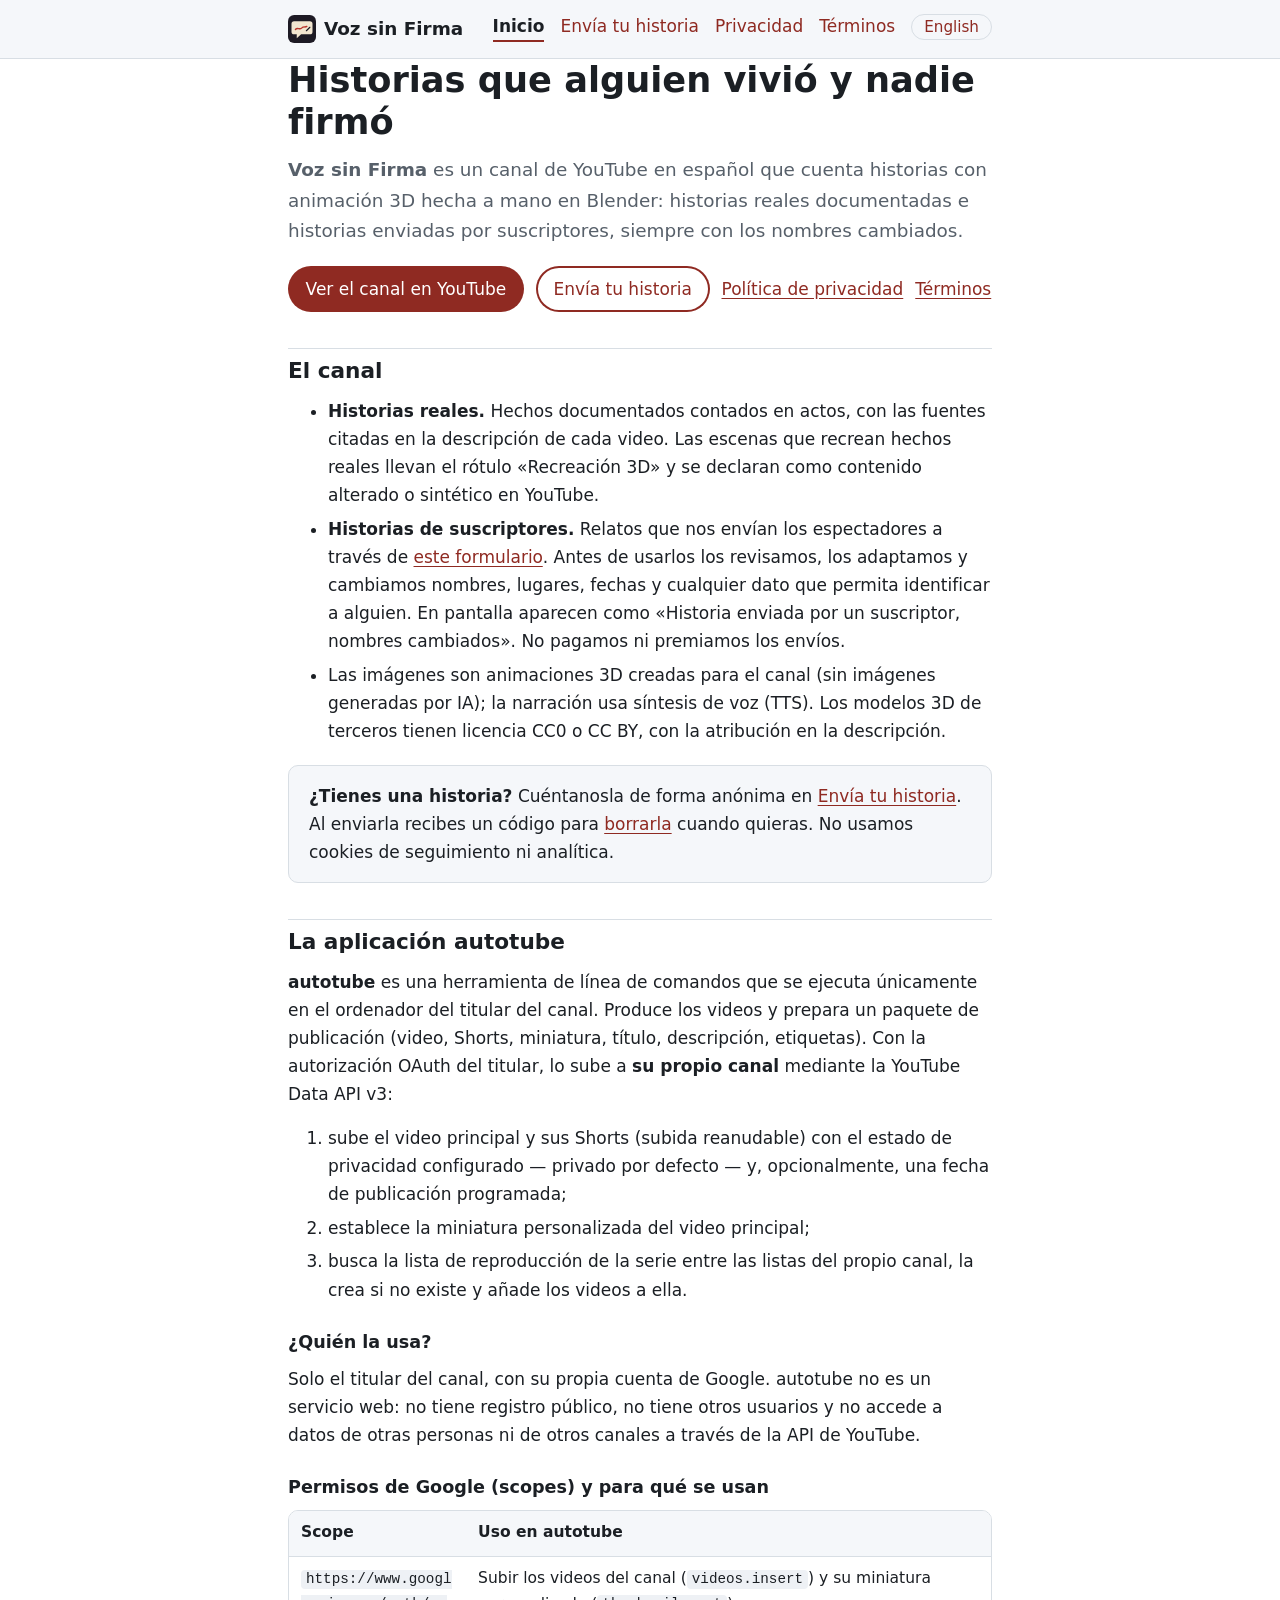
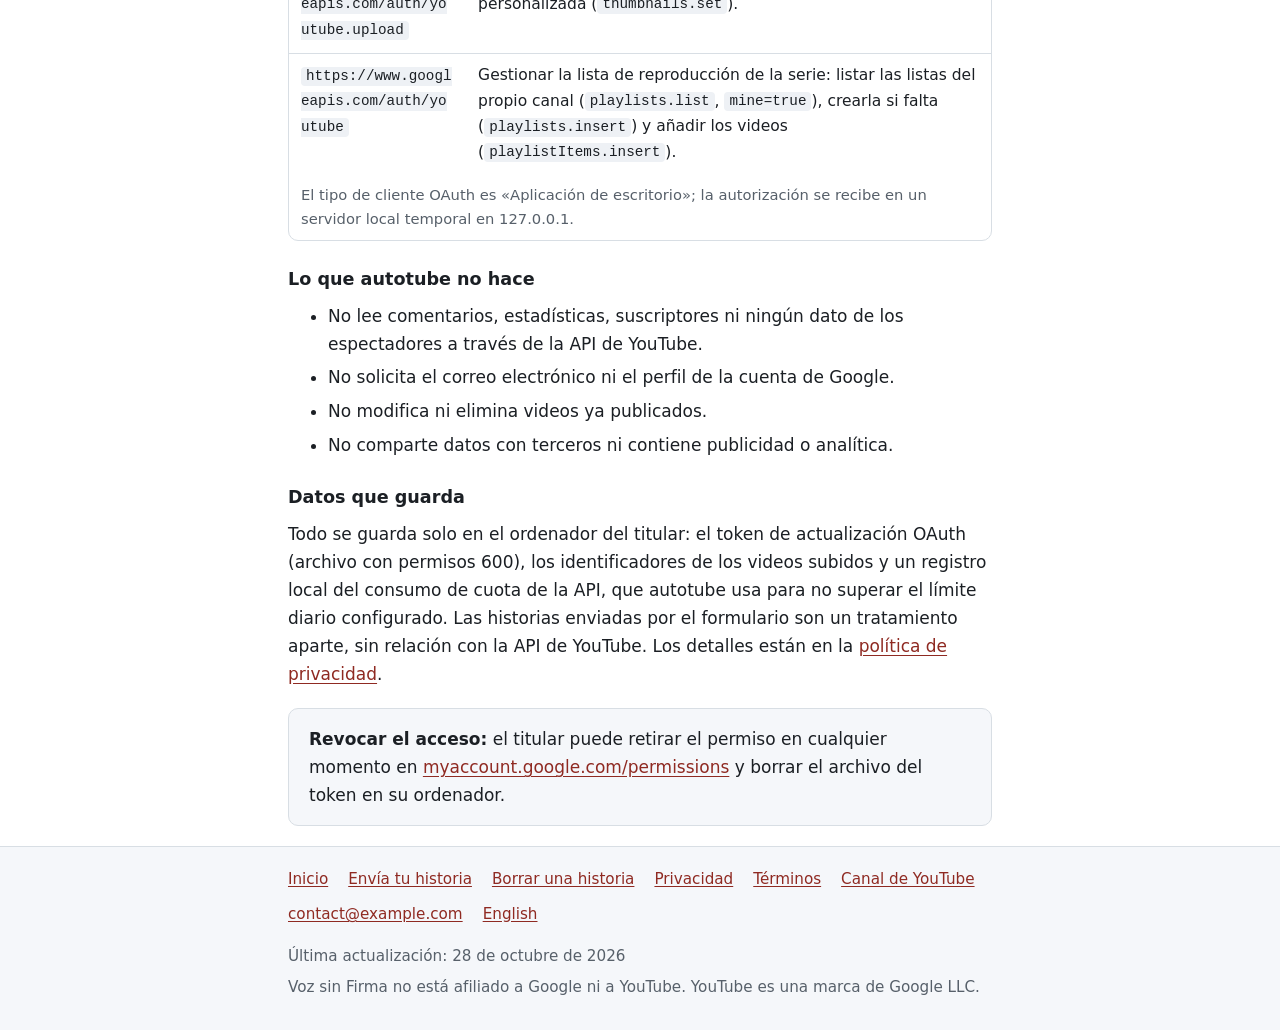
<file: index.html>
<!doctype html>
<html lang="es">
<head>
<meta charset="utf-8">
<meta name="viewport" content="width=device-width, initial-scale=1">
<meta name="color-scheme" content="light dark">
<meta http-equiv="Content-Security-Policy" content="default-src 'none'; img-src 'self' data:; style-src 'self'; script-src 'none'; base-uri 'none'; form-action 'none'">
<meta name="referrer" content="no-referrer">
<title>Voz sin Firma — Historias contadas en 3D</title>
<meta name="description" content="Voz sin Firma: canal de YouTube en español con historias reales e historias de suscriptores contadas con animación 3D. También describe autotube, la herramienta con la que el titular del canal sube sus propios videos.">
<link rel="canonical" href="https://dimashelest.github.io/autotube-site/">
<link rel="alternate" hreflang="es" href="https://dimashelest.github.io/autotube-site/">
<link rel="alternate" hreflang="en" href="https://dimashelest.github.io/autotube-site/en/">
<link rel="alternate" hreflang="x-default" href="https://dimashelest.github.io/autotube-site/">
<link rel="icon" href="favicon.svg" type="image/svg+xml">
<link rel="stylesheet" href="style.css">
</head>
<body>
<a class="skip" href="#main">Saltar al contenido</a>
<header class="site-header">
  <div class="wrap">
    <a class="brand" href="index.html"><img src="favicon.svg" alt="" width="28" height="28">Voz sin Firma</a>
    <nav class="site-nav" aria-label="Principal">
      <ul>
        <li><a href="index.html" aria-current="page">Inicio</a></li>
        <li><a href="enviar.html">Envía tu historia</a></li>
        <li><a href="privacy.html">Privacidad</a></li>
        <li><a href="terms.html">Términos</a></li>
        <li><a class="lang" href="en/index.html" hreflang="en" lang="en">English</a></li>
      </ul>
    </nav>
  </div>
</header>

<main id="main" class="wrap">
  <h1>Historias que alguien vivió y nadie firmó</h1>
  <p class="lead"><strong>Voz sin Firma</strong> es un canal de YouTube en español que cuenta historias con animación 3D hecha a mano en Blender: historias reales documentadas e historias enviadas por suscriptores, siempre con los nombres cambiados.</p>
  <div class="links">
    <a class="button" href="https://www.youtube.com/@your-channel">Ver el canal en YouTube</a>
    <a class="button button-alt" href="enviar.html">Envía tu historia</a>
    <a href="privacy.html">Política de privacidad</a>
    <a href="terms.html">Términos</a>
  </div>

  <h2 id="canal">El canal</h2>
  <ul>
    <li><strong>Historias reales.</strong> Hechos documentados contados en actos, con las fuentes citadas en la descripción de cada video. Las escenas que recrean hechos reales llevan el rótulo «Recreación 3D» y se declaran como contenido alterado o sintético en YouTube.</li>
    <li><strong>Historias de suscriptores.</strong> Relatos que nos envían los espectadores a través de <a href="enviar.html">este formulario</a>. Antes de usarlos los revisamos, los adaptamos y cambiamos nombres, lugares, fechas y cualquier dato que permita identificar a alguien. En pantalla aparecen como «Historia enviada por un suscriptor, nombres cambiados». No pagamos ni premiamos los envíos.</li>
    <li>Las imágenes son animaciones 3D creadas para el canal (sin imágenes generadas por IA); la narración usa síntesis de voz (TTS). Los modelos 3D de terceros tienen licencia CC0 o CC BY, con la atribución en la descripción.</li>
  </ul>

  <div class="card">
    <p><strong>¿Tienes una historia?</strong> Cuéntanosla de forma anónima en <a href="enviar.html">Envía tu historia</a>. Al enviarla recibes un código para <a href="borrar.html">borrarla</a> cuando quieras. No usamos cookies de seguimiento ni analítica.</p>
  </div>

  <h2 id="autotube">La aplicación autotube</h2>
  <p><strong>autotube</strong> es una herramienta de línea de comandos que se ejecuta únicamente en el ordenador del titular del canal. Produce los videos y prepara un paquete de publicación (video, Shorts, miniatura, título, descripción, etiquetas). Con la autorización OAuth del titular, lo sube a <strong>su propio canal</strong> mediante la YouTube Data API v3:</p>
  <ol>
    <li>sube el video principal y sus Shorts (subida reanudable) con el estado de privacidad configurado — privado por defecto — y, opcionalmente, una fecha de publicación programada;</li>
    <li>establece la miniatura personalizada del video principal;</li>
    <li>busca la lista de reproducción de la serie entre las listas del propio canal, la crea si no existe y añade los videos a ella.</li>
  </ol>

  <h3>¿Quién la usa?</h3>
  <p>Solo el titular del canal, con su propia cuenta de Google. autotube no es un servicio web: no tiene registro público, no tiene otros usuarios y no accede a datos de otras personas ni de otros canales a través de la API de YouTube.</p>

  <h3>Permisos de Google (scopes) y para qué se usan</h3>
  <div class="table-wrap">
    <table>
      <caption>El tipo de cliente OAuth es «Aplicación de escritorio»; la autorización se recibe en un servidor local temporal en 127.0.0.1.</caption>
      <thead><tr><th scope="col">Scope</th><th scope="col">Uso en autotube</th></tr></thead>
      <tbody>
        <tr><td><code>https://www.googleapis.com/auth/youtube.upload</code></td><td>Subir los videos del canal (<code>videos.insert</code>) y su miniatura personalizada (<code>thumbnails.set</code>).</td></tr>
        <tr><td><code>https://www.googleapis.com/auth/youtube</code></td><td>Gestionar la lista de reproducción de la serie: listar las listas del propio canal (<code>playlists.list</code>, <code>mine=true</code>), crearla si falta (<code>playlists.insert</code>) y añadir los videos (<code>playlistItems.insert</code>).</td></tr>
      </tbody>
    </table>
  </div>

  <h3>Lo que autotube no hace</h3>
  <ul>
    <li>No lee comentarios, estadísticas, suscriptores ni ningún dato de los espectadores a través de la API de YouTube.</li>
    <li>No solicita el correo electrónico ni el perfil de la cuenta de Google.</li>
    <li>No modifica ni elimina videos ya publicados.</li>
    <li>No comparte datos con terceros ni contiene publicidad o analítica.</li>
  </ul>

  <h3>Datos que guarda</h3>
  <p>Todo se guarda solo en el ordenador del titular: el token de actualización OAuth (archivo con permisos 600), los identificadores de los videos subidos y un registro local del consumo de cuota de la API, que autotube usa para no superar el límite diario configurado. Las historias enviadas por el formulario son un tratamiento aparte, sin relación con la API de YouTube. Los detalles están en la <a href="privacy.html">política de privacidad</a>.</p>

  <div class="card">
    <p><strong>Revocar el acceso:</strong> el titular puede retirar el permiso en cualquier momento en <a href="https://myaccount.google.com/permissions">myaccount.google.com/permissions</a> y borrar el archivo del token en su ordenador.</p>
  </div>
</main>

<footer class="site-footer">
  <div class="wrap">
    <ul>
      <li><a href="index.html">Inicio</a></li>
      <li><a href="enviar.html">Envía tu historia</a></li>
      <li><a href="borrar.html">Borrar una historia</a></li>
      <li><a href="privacy.html">Privacidad</a></li>
      <li><a href="terms.html">Términos</a></li>
      <li><a href="https://www.youtube.com/@your-channel">Canal de YouTube</a></li>
      <li><a href="mailto:contact@example.com">contact@example.com</a></li>
      <li><a href="en/index.html" hreflang="en" lang="en">English</a></li>
    </ul>
    <p>Última actualización: <time datetime="2026-10-28">28 de octubre de 2026</time></p>
    <p>Voz sin Firma no está afiliado a Google ni a YouTube. YouTube es una marca de Google LLC.</p>
  </div>
</footer>
</body>
</html>
</file>
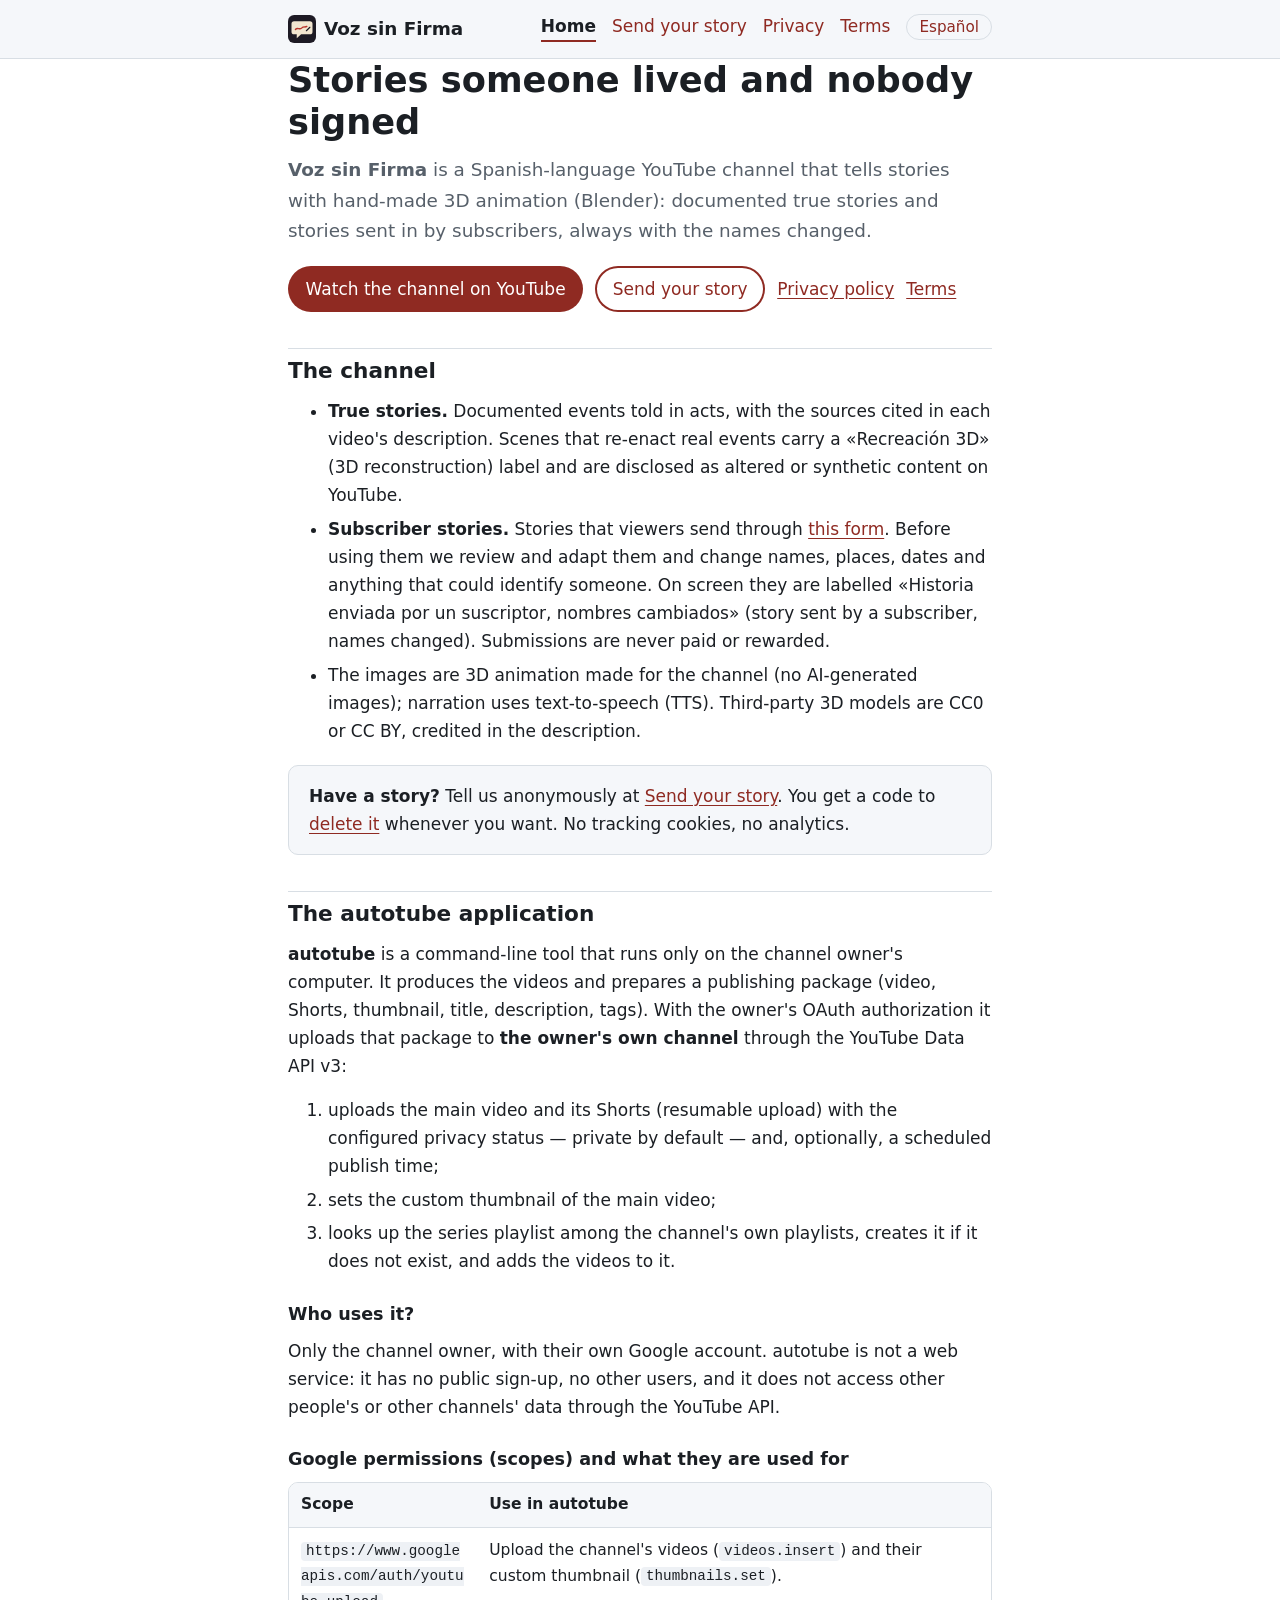
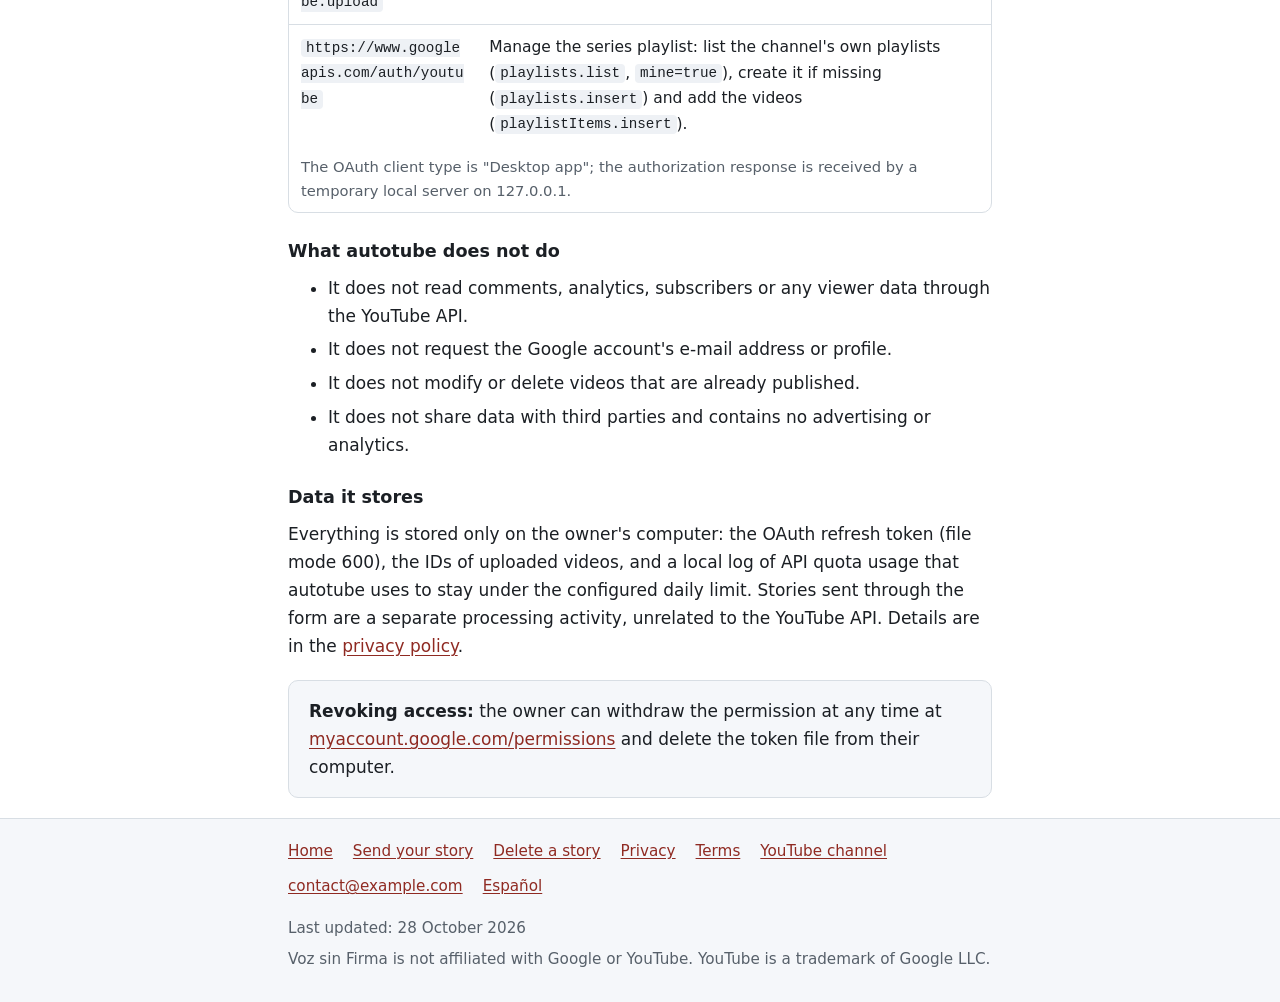
<file: en/index.html>
<!doctype html>
<html lang="en">
<head>
<meta charset="utf-8">
<meta name="viewport" content="width=device-width, initial-scale=1">
<meta name="color-scheme" content="light dark">
<meta http-equiv="Content-Security-Policy" content="default-src 'none'; img-src 'self' data:; style-src 'self'; script-src 'none'; base-uri 'none'; form-action 'none'">
<meta name="referrer" content="no-referrer">
<title>Voz sin Firma — Stories told in 3D</title>
<meta name="description" content="Voz sin Firma: a Spanish-language YouTube channel of true stories and viewer stories told with 3D animation. Also describes autotube, the tool the channel owner uses to upload their own videos.">
<link rel="canonical" href="https://dimashelest.github.io/autotube-site/en/">
<link rel="alternate" hreflang="es" href="https://dimashelest.github.io/autotube-site/">
<link rel="alternate" hreflang="en" href="https://dimashelest.github.io/autotube-site/en/">
<link rel="alternate" hreflang="x-default" href="https://dimashelest.github.io/autotube-site/">
<link rel="icon" href="../favicon.svg" type="image/svg+xml">
<link rel="stylesheet" href="../style.css">
</head>
<body>
<a class="skip" href="#main">Skip to content</a>
<header class="site-header">
  <div class="wrap">
    <a class="brand" href="index.html"><img src="../favicon.svg" alt="" width="28" height="28">Voz sin Firma</a>
    <nav class="site-nav" aria-label="Main">
      <ul>
        <li><a href="index.html" aria-current="page">Home</a></li>
        <li><a href="submit.html">Send your story</a></li>
        <li><a href="privacy.html">Privacy</a></li>
        <li><a href="terms.html">Terms</a></li>
        <li><a class="lang" href="../index.html" hreflang="es" lang="es">Español</a></li>
      </ul>
    </nav>
  </div>
</header>

<main id="main" class="wrap">
  <h1>Stories someone lived and nobody signed</h1>
  <p class="lead"><strong>Voz sin Firma</strong> is a Spanish-language YouTube channel that tells stories with hand-made 3D animation (Blender): documented true stories and stories sent in by subscribers, always with the names changed.</p>
  <div class="links">
    <a class="button" href="https://www.youtube.com/@your-channel">Watch the channel on YouTube</a>
    <a class="button button-alt" href="submit.html">Send your story</a>
    <a href="privacy.html">Privacy policy</a>
    <a href="terms.html">Terms</a>
  </div>

  <h2 id="channel">The channel</h2>
  <ul>
    <li><strong>True stories.</strong> Documented events told in acts, with the sources cited in each video's description. Scenes that re-enact real events carry a «Recreación 3D» (3D reconstruction) label and are disclosed as altered or synthetic content on YouTube.</li>
    <li><strong>Subscriber stories.</strong> Stories that viewers send through <a href="submit.html">this form</a>. Before using them we review and adapt them and change names, places, dates and anything that could identify someone. On screen they are labelled «Historia enviada por un suscriptor, nombres cambiados» (story sent by a subscriber, names changed). Submissions are never paid or rewarded.</li>
    <li>The images are 3D animation made for the channel (no AI-generated images); narration uses text-to-speech (TTS). Third-party 3D models are CC0 or CC BY, credited in the description.</li>
  </ul>

  <div class="card">
    <p><strong>Have a story?</strong> Tell us anonymously at <a href="submit.html">Send your story</a>. You get a code to <a href="delete.html">delete it</a> whenever you want. No tracking cookies, no analytics.</p>
  </div>

  <h2 id="autotube">The autotube application</h2>
  <p><strong>autotube</strong> is a command-line tool that runs only on the channel owner's computer. It produces the videos and prepares a publishing package (video, Shorts, thumbnail, title, description, tags). With the owner's OAuth authorization it uploads that package to <strong>the owner's own channel</strong> through the YouTube Data API v3:</p>
  <ol>
    <li>uploads the main video and its Shorts (resumable upload) with the configured privacy status — private by default — and, optionally, a scheduled publish time;</li>
    <li>sets the custom thumbnail of the main video;</li>
    <li>looks up the series playlist among the channel's own playlists, creates it if it does not exist, and adds the videos to it.</li>
  </ol>

  <h3>Who uses it?</h3>
  <p>Only the channel owner, with their own Google account. autotube is not a web service: it has no public sign-up, no other users, and it does not access other people's or other channels' data through the YouTube API.</p>

  <h3>Google permissions (scopes) and what they are used for</h3>
  <div class="table-wrap">
    <table>
      <caption>The OAuth client type is "Desktop app"; the authorization response is received by a temporary local server on 127.0.0.1.</caption>
      <thead><tr><th scope="col">Scope</th><th scope="col">Use in autotube</th></tr></thead>
      <tbody>
        <tr><td><code>https://www.googleapis.com/auth/youtube.upload</code></td><td>Upload the channel's videos (<code>videos.insert</code>) and their custom thumbnail (<code>thumbnails.set</code>).</td></tr>
        <tr><td><code>https://www.googleapis.com/auth/youtube</code></td><td>Manage the series playlist: list the channel's own playlists (<code>playlists.list</code>, <code>mine=true</code>), create it if missing (<code>playlists.insert</code>) and add the videos (<code>playlistItems.insert</code>).</td></tr>
      </tbody>
    </table>
  </div>

  <h3>What autotube does not do</h3>
  <ul>
    <li>It does not read comments, analytics, subscribers or any viewer data through the YouTube API.</li>
    <li>It does not request the Google account's e-mail address or profile.</li>
    <li>It does not modify or delete videos that are already published.</li>
    <li>It does not share data with third parties and contains no advertising or analytics.</li>
  </ul>

  <h3>Data it stores</h3>
  <p>Everything is stored only on the owner's computer: the OAuth refresh token (file mode 600), the IDs of uploaded videos, and a local log of API quota usage that autotube uses to stay under the configured daily limit. Stories sent through the form are a separate processing activity, unrelated to the YouTube API. Details are in the <a href="privacy.html">privacy policy</a>.</p>

  <div class="card">
    <p><strong>Revoking access:</strong> the owner can withdraw the permission at any time at <a href="https://myaccount.google.com/permissions">myaccount.google.com/permissions</a> and delete the token file from their computer.</p>
  </div>
</main>

<footer class="site-footer">
  <div class="wrap">
    <ul>
      <li><a href="index.html">Home</a></li>
      <li><a href="submit.html">Send your story</a></li>
      <li><a href="delete.html">Delete a story</a></li>
      <li><a href="privacy.html">Privacy</a></li>
      <li><a href="terms.html">Terms</a></li>
      <li><a href="https://www.youtube.com/@your-channel">YouTube channel</a></li>
      <li><a href="mailto:contact@example.com">contact@example.com</a></li>
      <li><a href="../index.html" hreflang="es" lang="es">Español</a></li>
    </ul>
    <p>Last updated: <time datetime="2026-10-28">28 October 2026</time></p>
    <p>Voz sin Firma is not affiliated with Google or YouTube. YouTube is a trademark of Google LLC.</p>
  </div>
</footer>
</body>
</html>
</file>
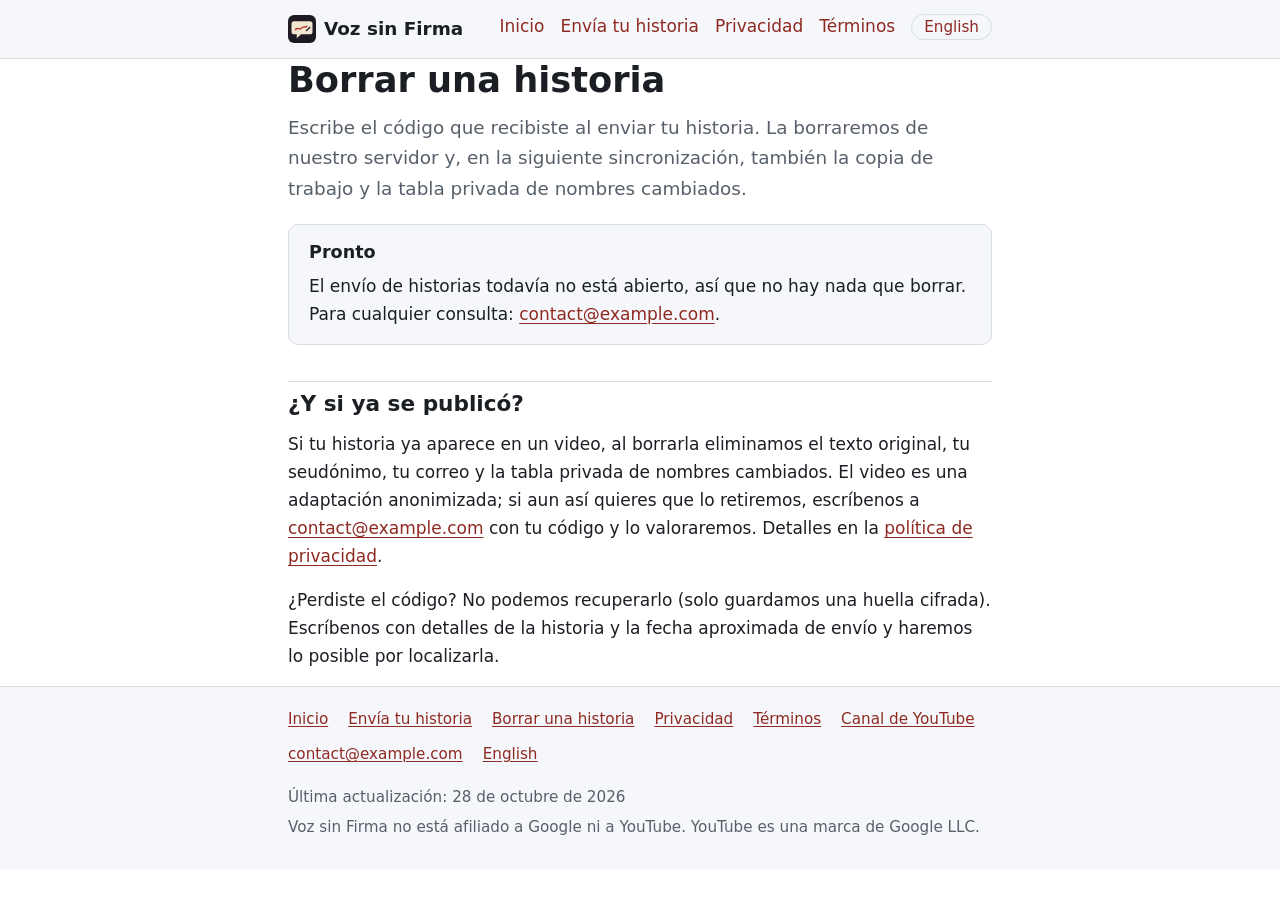
<file: borrar.html>
<!doctype html>
<html lang="es">
<head>
<meta charset="utf-8">
<meta name="viewport" content="width=device-width, initial-scale=1">
<meta name="color-scheme" content="light dark">
<meta http-equiv="Content-Security-Policy" content="default-src 'none'; img-src 'self' data:; style-src 'self'; script-src 'none'; base-uri 'none'; form-action 'none'">
<meta name="referrer" content="no-referrer">
<title>Borrar una historia — Voz sin Firma</title>
<meta name="description" content="Borra la historia que enviaste a Voz sin Firma con tu código de borrado.">
<meta name="robots" content="noindex">
<link rel="canonical" href="https://dimashelest.github.io/autotube-site/borrar.html">
<link rel="alternate" hreflang="es" href="https://dimashelest.github.io/autotube-site/borrar.html">
<link rel="alternate" hreflang="en" href="https://dimashelest.github.io/autotube-site/en/delete.html">
<link rel="icon" href="favicon.svg" type="image/svg+xml">
<link rel="stylesheet" href="style.css">
</head>
<body>
<a class="skip" href="#main">Saltar al contenido</a>
<header class="site-header">
  <div class="wrap">
    <a class="brand" href="index.html"><img src="favicon.svg" alt="" width="28" height="28">Voz sin Firma</a>
    <nav class="site-nav" aria-label="Principal">
      <ul>
        <li><a href="index.html">Inicio</a></li>
        <li><a href="enviar.html">Envía tu historia</a></li>
        <li><a href="privacy.html">Privacidad</a></li>
        <li><a href="terms.html">Términos</a></li>
        <li><a class="lang" href="en/delete.html" hreflang="en" lang="en">English</a></li>
      </ul>
    </nav>
  </div>
</header>

<main id="main" class="wrap">
  <h1>Borrar una historia</h1>
  <p class="lead">Escribe el código que recibiste al enviar tu historia. La borraremos de nuestro servidor y, en la siguiente sincronización, también la copia de trabajo y la tabla privada de nombres cambiados.</p>


  <div class="card soon">
    <h2 class="h-small">Pronto</h2>
    <p>El envío de historias todavía no está abierto, así que no hay nada que borrar. Para cualquier consulta: <a href="mailto:contact@example.com">contact@example.com</a>.</p>
  </div>


  <h2 id="despues">¿Y si ya se publicó?</h2>
  <p>Si tu historia ya aparece en un video, al borrarla eliminamos el texto original, tu seudónimo, tu correo y la tabla privada de nombres cambiados. El video es una adaptación anonimizada; si aun así quieres que lo retiremos, escríbenos a <a href="mailto:contact@example.com">contact@example.com</a> con tu código y lo valoraremos. Detalles en la <a href="privacy.html#historias">política de privacidad</a>.</p>
  <p>¿Perdiste el código? No podemos recuperarlo (solo guardamos una huella cifrada). Escríbenos con detalles de la historia y la fecha aproximada de envío y haremos lo posible por localizarla.</p>
</main>

<footer class="site-footer">
  <div class="wrap">
    <ul>
      <li><a href="index.html">Inicio</a></li>
      <li><a href="enviar.html">Envía tu historia</a></li>
      <li><a href="borrar.html">Borrar una historia</a></li>
      <li><a href="privacy.html">Privacidad</a></li>
      <li><a href="terms.html">Términos</a></li>
      <li><a href="https://www.youtube.com/@your-channel">Canal de YouTube</a></li>
      <li><a href="mailto:contact@example.com">contact@example.com</a></li>
      <li><a href="en/delete.html" hreflang="en" lang="en">English</a></li>
    </ul>
    <p>Última actualización: <time datetime="2026-10-28">28 de octubre de 2026</time></p>
    <p>Voz sin Firma no está afiliado a Google ni a YouTube. YouTube es una marca de Google LLC.</p>
  </div>
</footer>
</body>
</html>
</file>
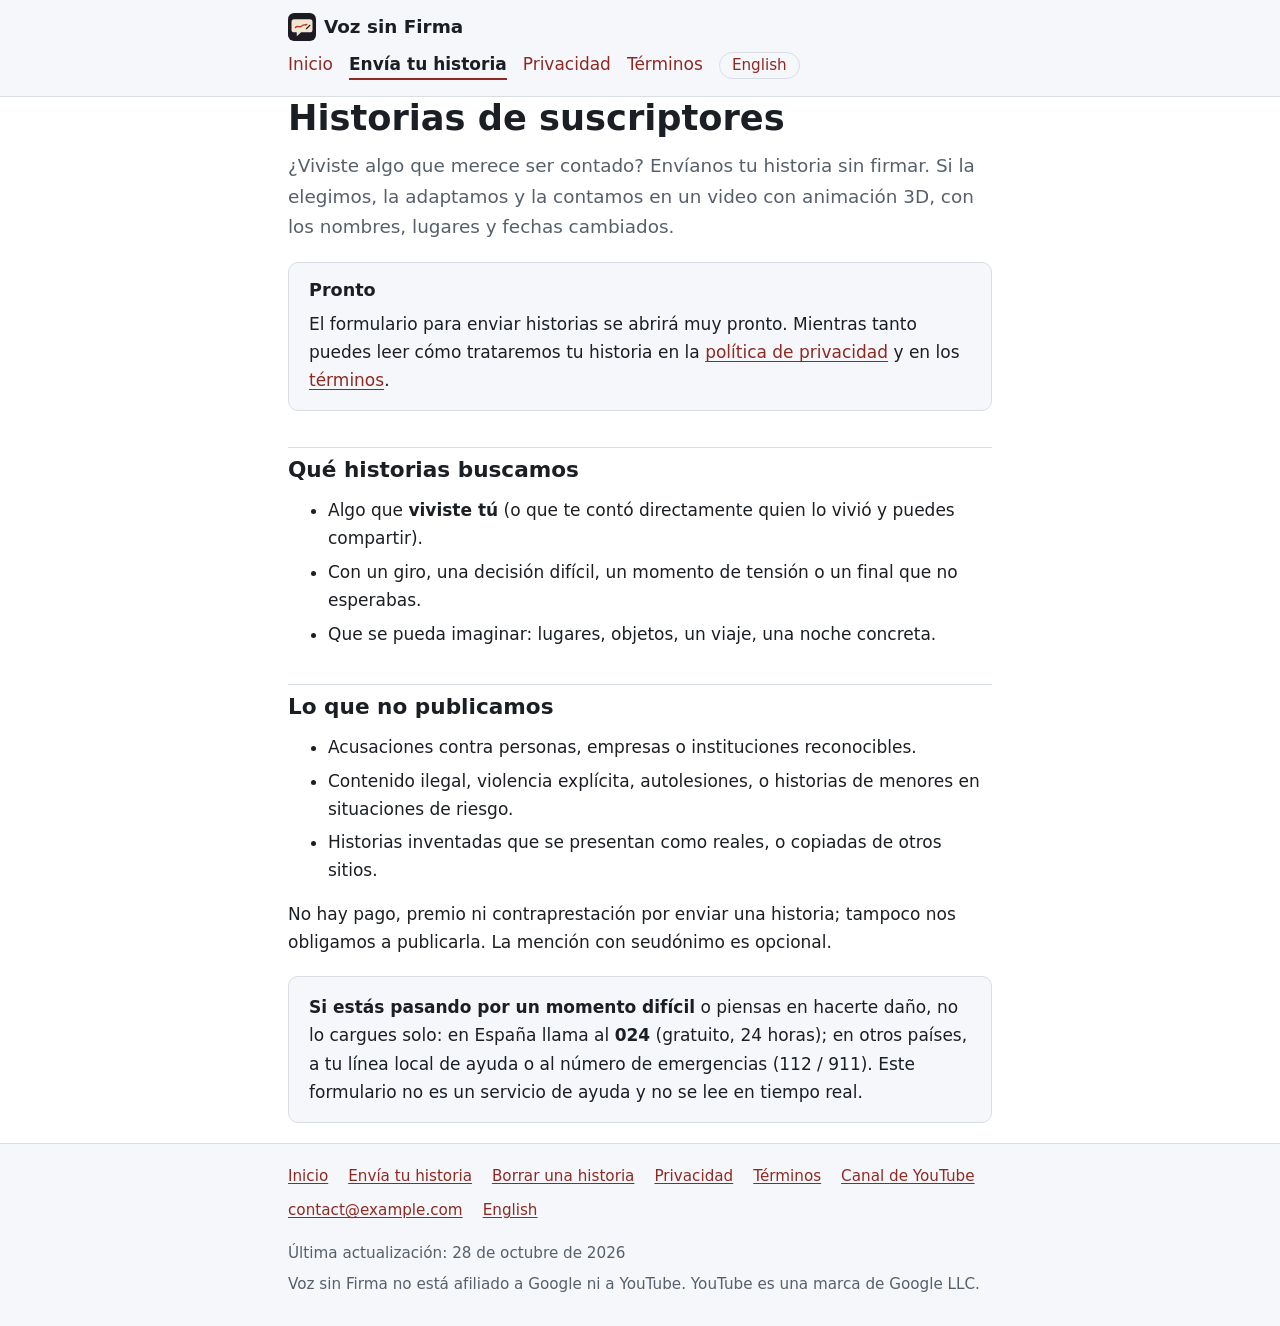
<file: enviar.html>
<!doctype html>
<html lang="es">
<head>
<meta charset="utf-8">
<meta name="viewport" content="width=device-width, initial-scale=1">
<meta name="color-scheme" content="light dark">
<meta http-equiv="Content-Security-Policy" content="default-src 'none'; img-src 'self' data:; style-src 'self'; script-src 'none'; base-uri 'none'; form-action 'none'">
<meta name="referrer" content="no-referrer">
<title>Envía tu historia — Voz sin Firma</title>
<meta name="description" content="Envía de forma anónima una historia que hayas vivido. La adaptamos, cambiamos los nombres y puedes borrarla cuando quieras con tu código.">
<link rel="canonical" href="https://dimashelest.github.io/autotube-site/enviar.html">
<link rel="alternate" hreflang="es" href="https://dimashelest.github.io/autotube-site/enviar.html">
<link rel="alternate" hreflang="en" href="https://dimashelest.github.io/autotube-site/en/submit.html">
<link rel="alternate" hreflang="x-default" href="https://dimashelest.github.io/autotube-site/enviar.html">
<link rel="icon" href="favicon.svg" type="image/svg+xml">
<link rel="stylesheet" href="style.css">
</head>
<body>
<a class="skip" href="#main">Saltar al contenido</a>
<header class="site-header">
  <div class="wrap">
    <a class="brand" href="index.html"><img src="favicon.svg" alt="" width="28" height="28">Voz sin Firma</a>
    <nav class="site-nav" aria-label="Principal">
      <ul>
        <li><a href="index.html">Inicio</a></li>
        <li><a href="enviar.html" aria-current="page">Envía tu historia</a></li>
        <li><a href="privacy.html">Privacidad</a></li>
        <li><a href="terms.html">Términos</a></li>
        <li><a class="lang" href="en/submit.html" hreflang="en" lang="en">English</a></li>
      </ul>
    </nav>
  </div>
</header>

<main id="main" class="wrap">
  <h1>Historias de suscriptores</h1>
  <p class="lead">¿Viviste algo que merece ser contado? Envíanos tu historia sin firmar. Si la elegimos, la adaptamos y la contamos en un video con animación 3D, con los nombres, lugares y fechas cambiados.</p>


  <div class="card soon">
    <h2 class="h-small">Pronto</h2>
    <p>El formulario para enviar historias se abrirá muy pronto. Mientras tanto puedes leer cómo trataremos tu historia en la <a href="privacy.html#historias">política de privacidad</a> y en los <a href="terms.html#historias">términos</a>.</p>
  </div>


  <h2 id="buscamos">Qué historias buscamos</h2>
  <ul>
    <li>Algo que <strong>viviste tú</strong> (o que te contó directamente quien lo vivió y puedes compartir).</li>
    <li>Con un giro, una decisión difícil, un momento de tensión o un final que no esperabas.</li>
    <li>Que se pueda imaginar: lugares, objetos, un viaje, una noche concreta.</li>
  </ul>

  <h2 id="no">Lo que no publicamos</h2>
  <ul>
    <li>Acusaciones contra personas, empresas o instituciones reconocibles.</li>
    <li>Contenido ilegal, violencia explícita, autolesiones, o historias de menores en situaciones de riesgo.</li>
    <li>Historias inventadas que se presentan como reales, o copiadas de otros sitios.</li>
  </ul>
  <p>No hay pago, premio ni contraprestación por enviar una historia; tampoco nos obligamos a publicarla. La mención con seudónimo es opcional.</p>

  <div class="card">
    <p><strong>Si estás pasando por un momento difícil</strong> o piensas en hacerte daño, no lo cargues solo: en España llama al <strong>024</strong> (gratuito, 24 horas); en otros países, a tu línea local de ayuda o al número de emergencias (112 / 911). Este formulario no es un servicio de ayuda y no se lee en tiempo real.</p>
  </div>
</main>

<footer class="site-footer">
  <div class="wrap">
    <ul>
      <li><a href="index.html">Inicio</a></li>
      <li><a href="enviar.html">Envía tu historia</a></li>
      <li><a href="borrar.html">Borrar una historia</a></li>
      <li><a href="privacy.html">Privacidad</a></li>
      <li><a href="terms.html">Términos</a></li>
      <li><a href="https://www.youtube.com/@your-channel">Canal de YouTube</a></li>
      <li><a href="mailto:contact@example.com">contact@example.com</a></li>
      <li><a href="en/submit.html" hreflang="en" lang="en">English</a></li>
    </ul>
    <p>Última actualización: <time datetime="2026-10-28">28 de octubre de 2026</time></p>
    <p>Voz sin Firma no está afiliado a Google ni a YouTube. YouTube es una marca de Google LLC.</p>
  </div>
</footer>
</body>
</html>
</file>
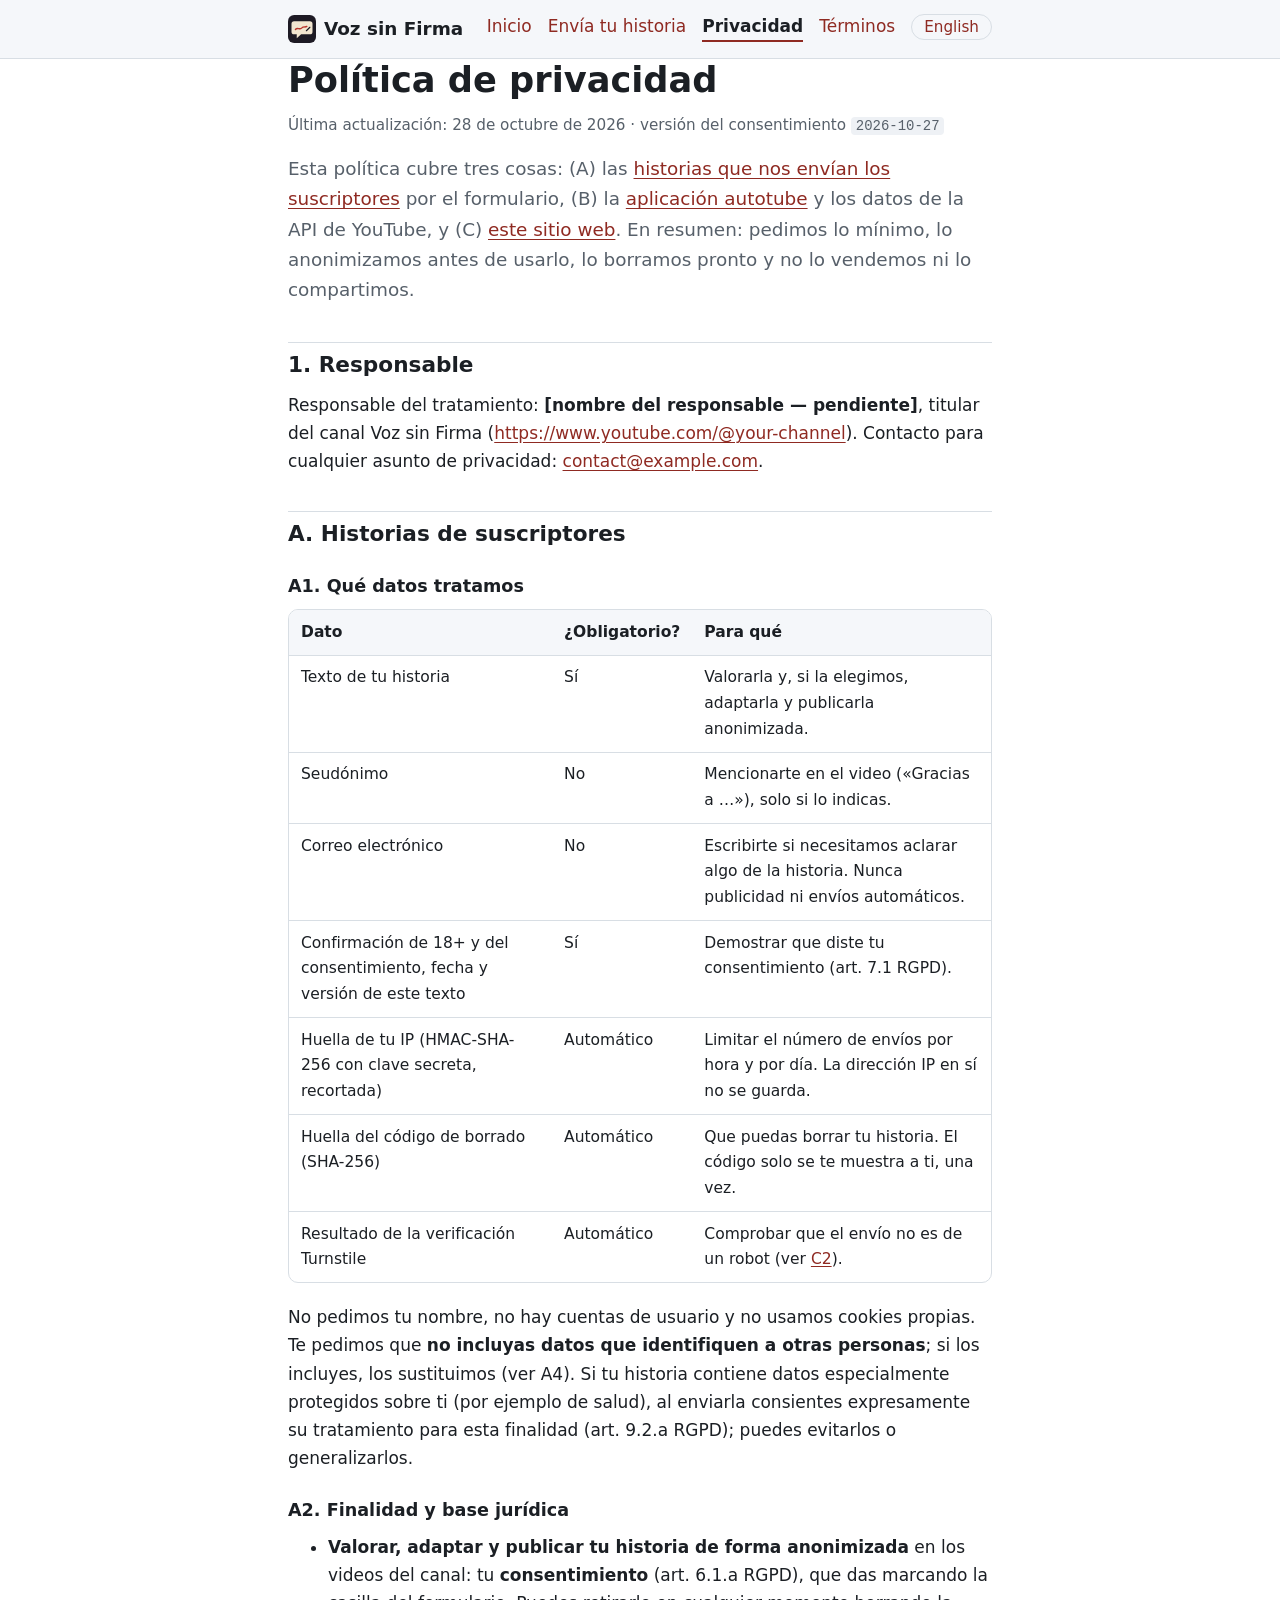
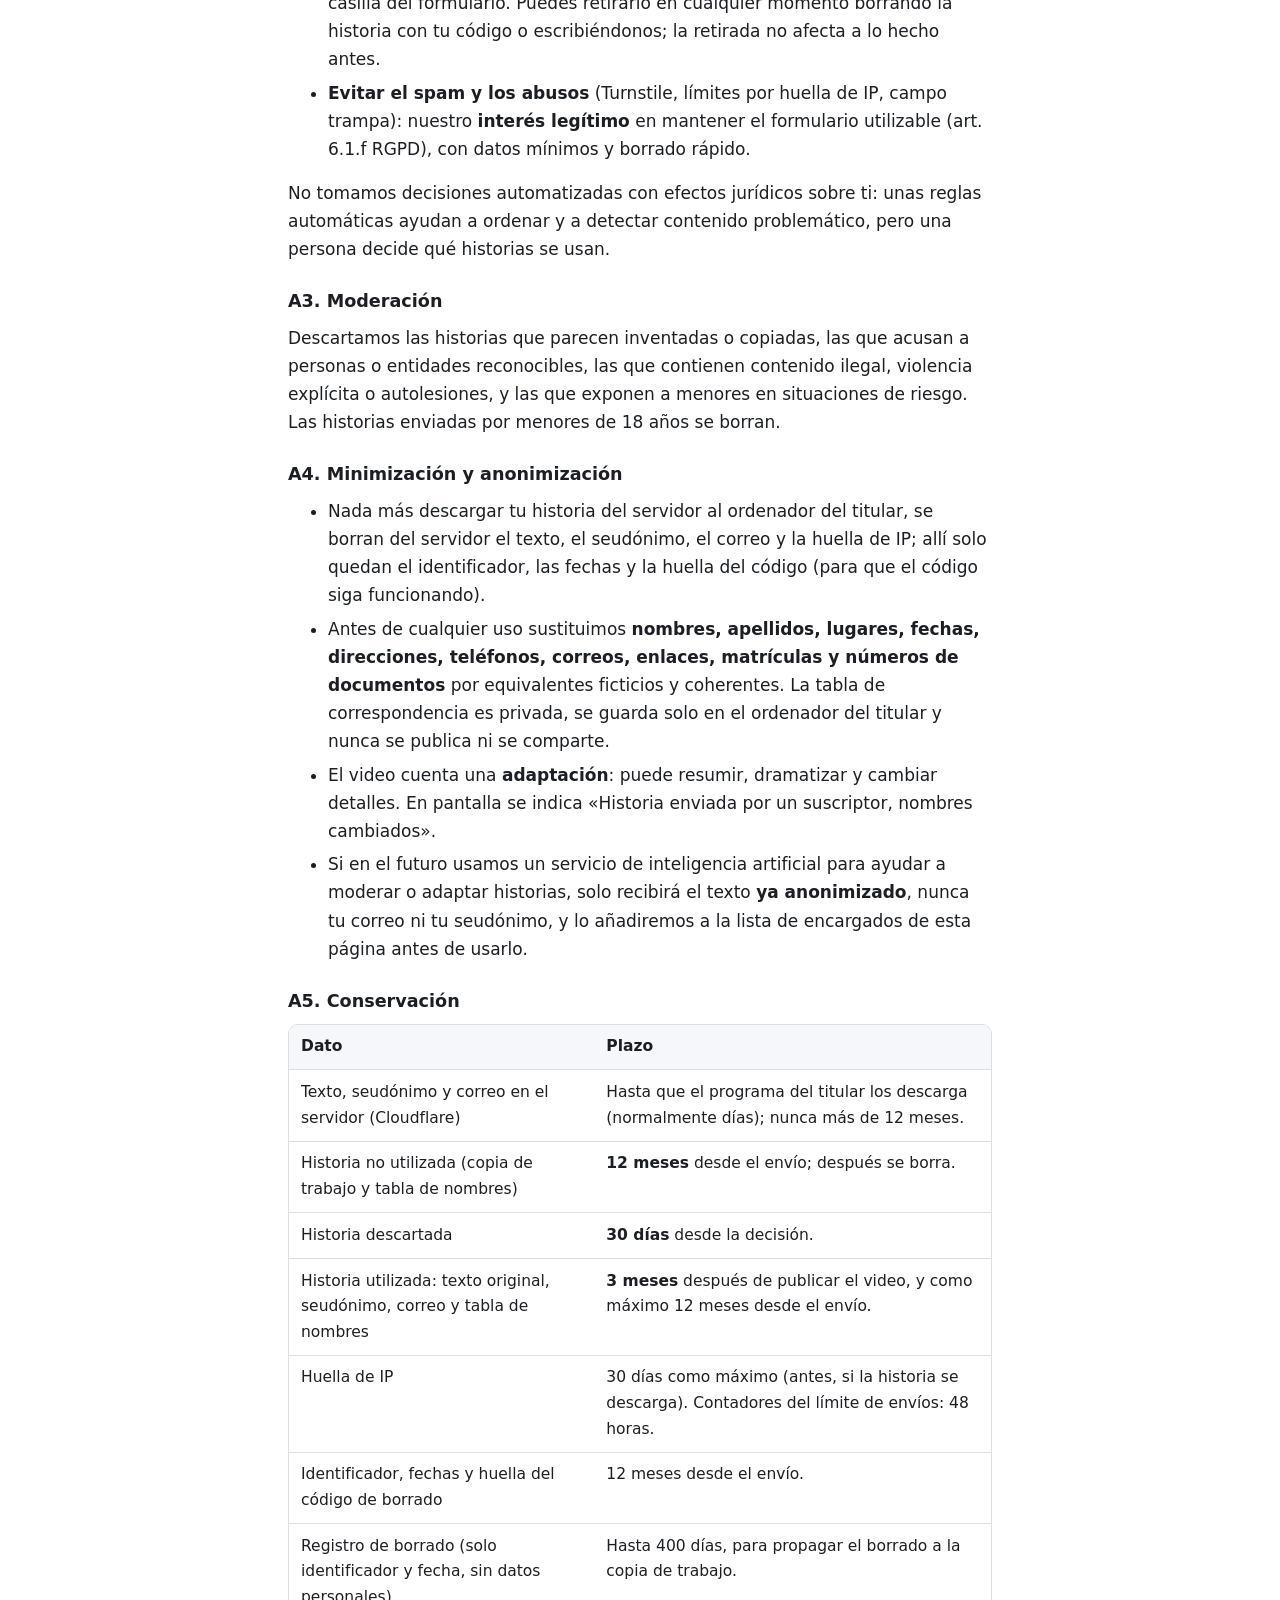
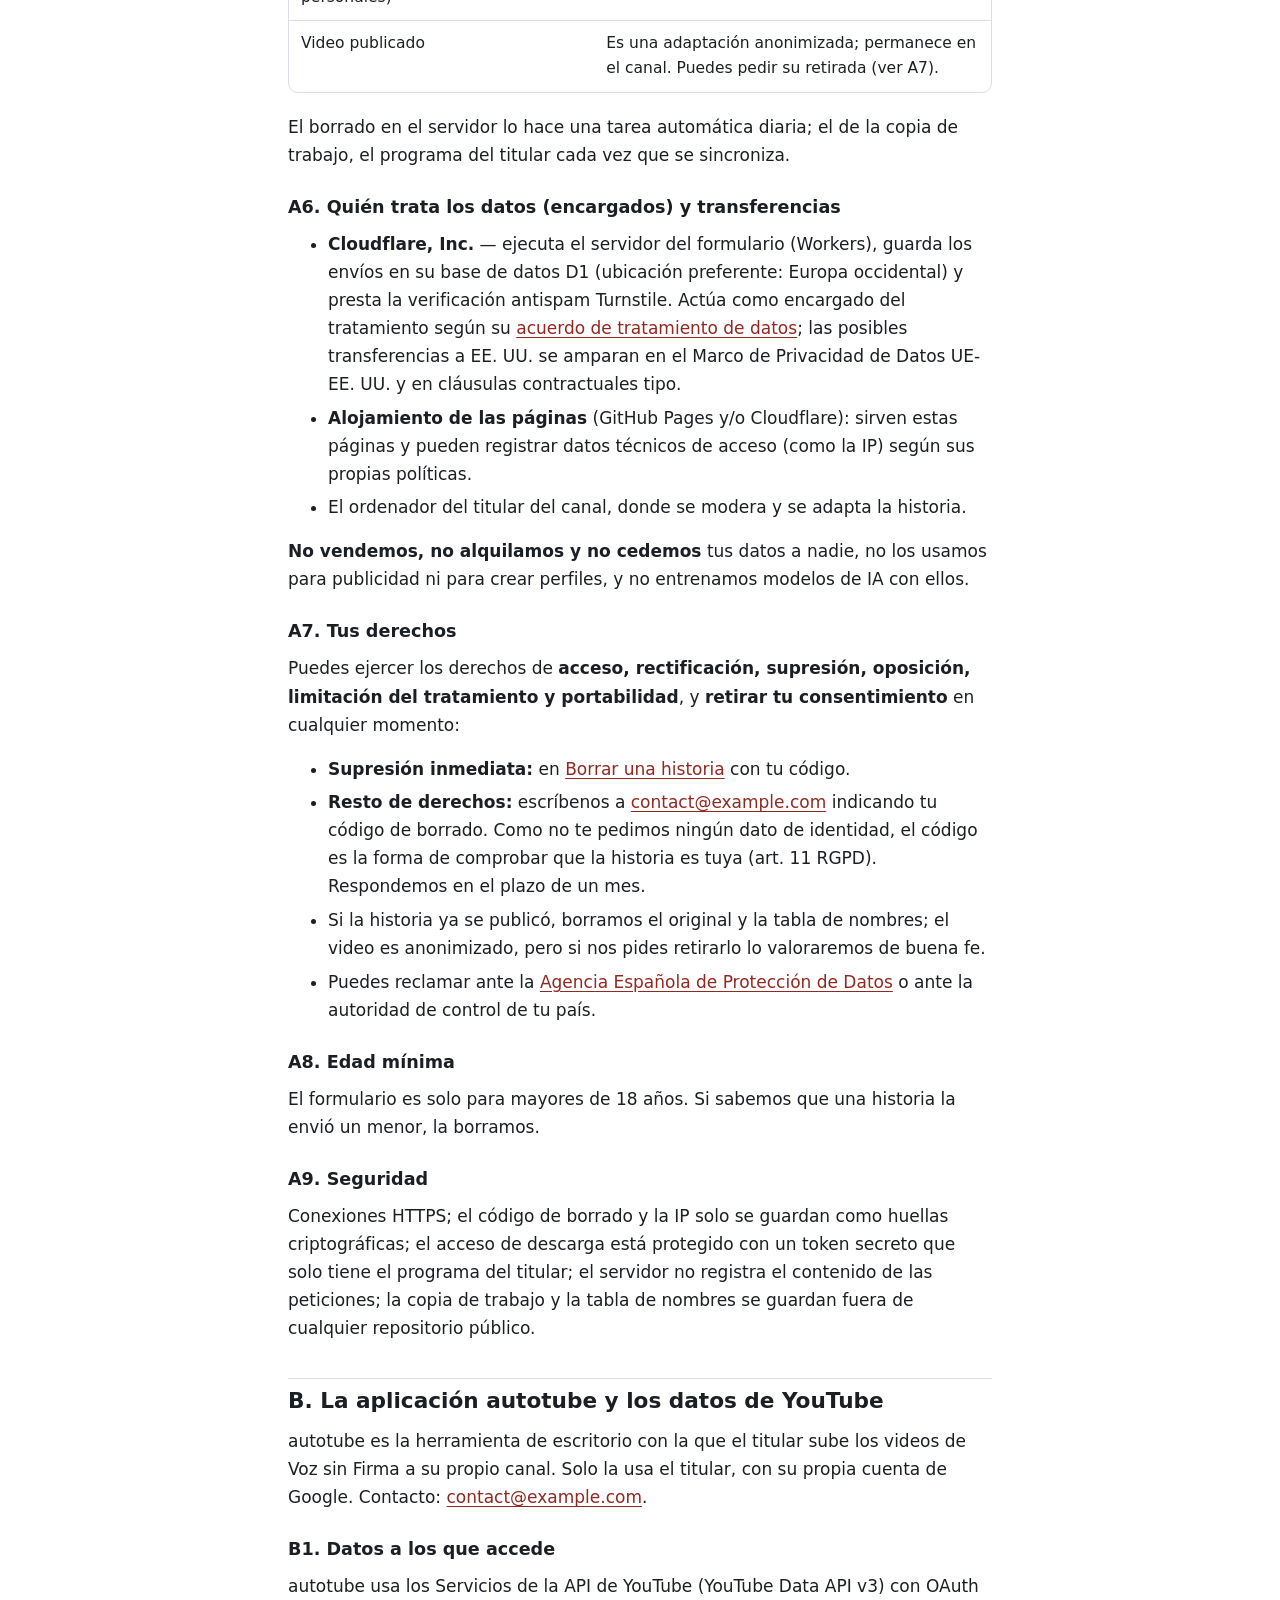
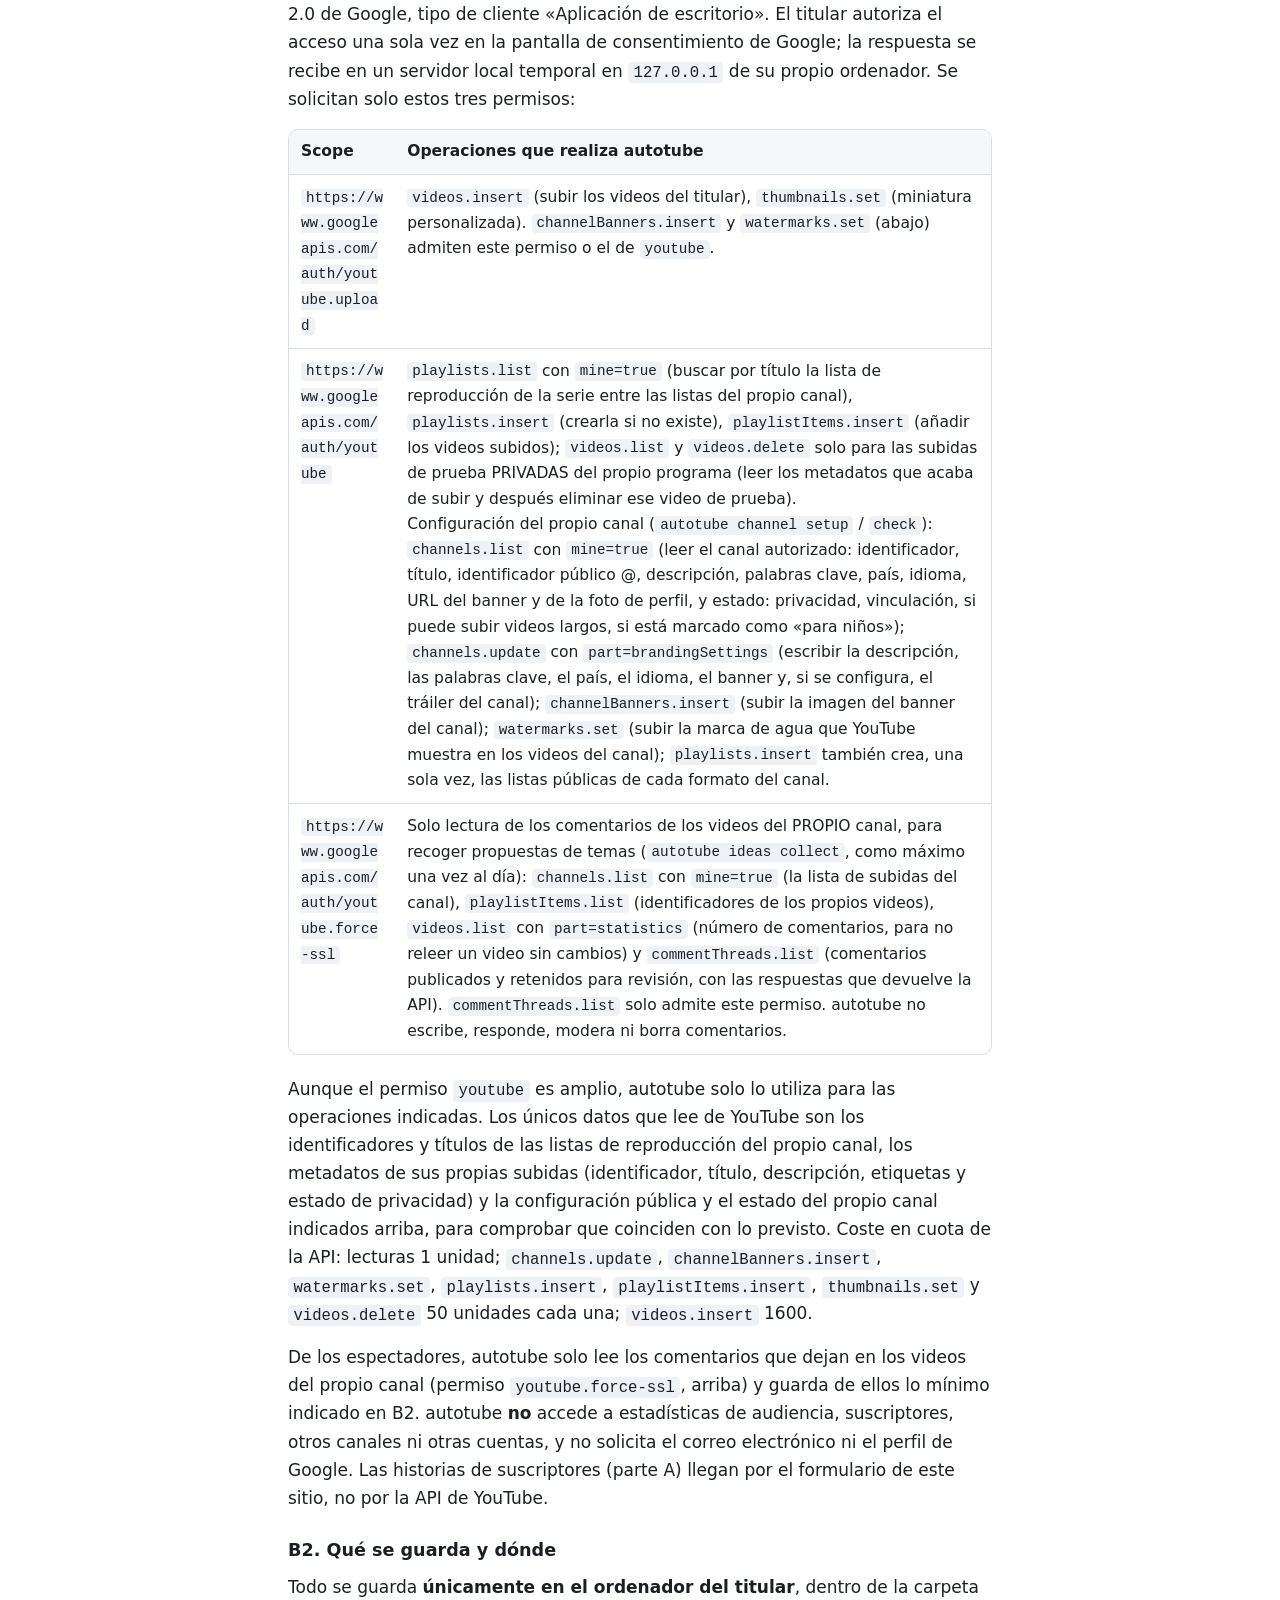
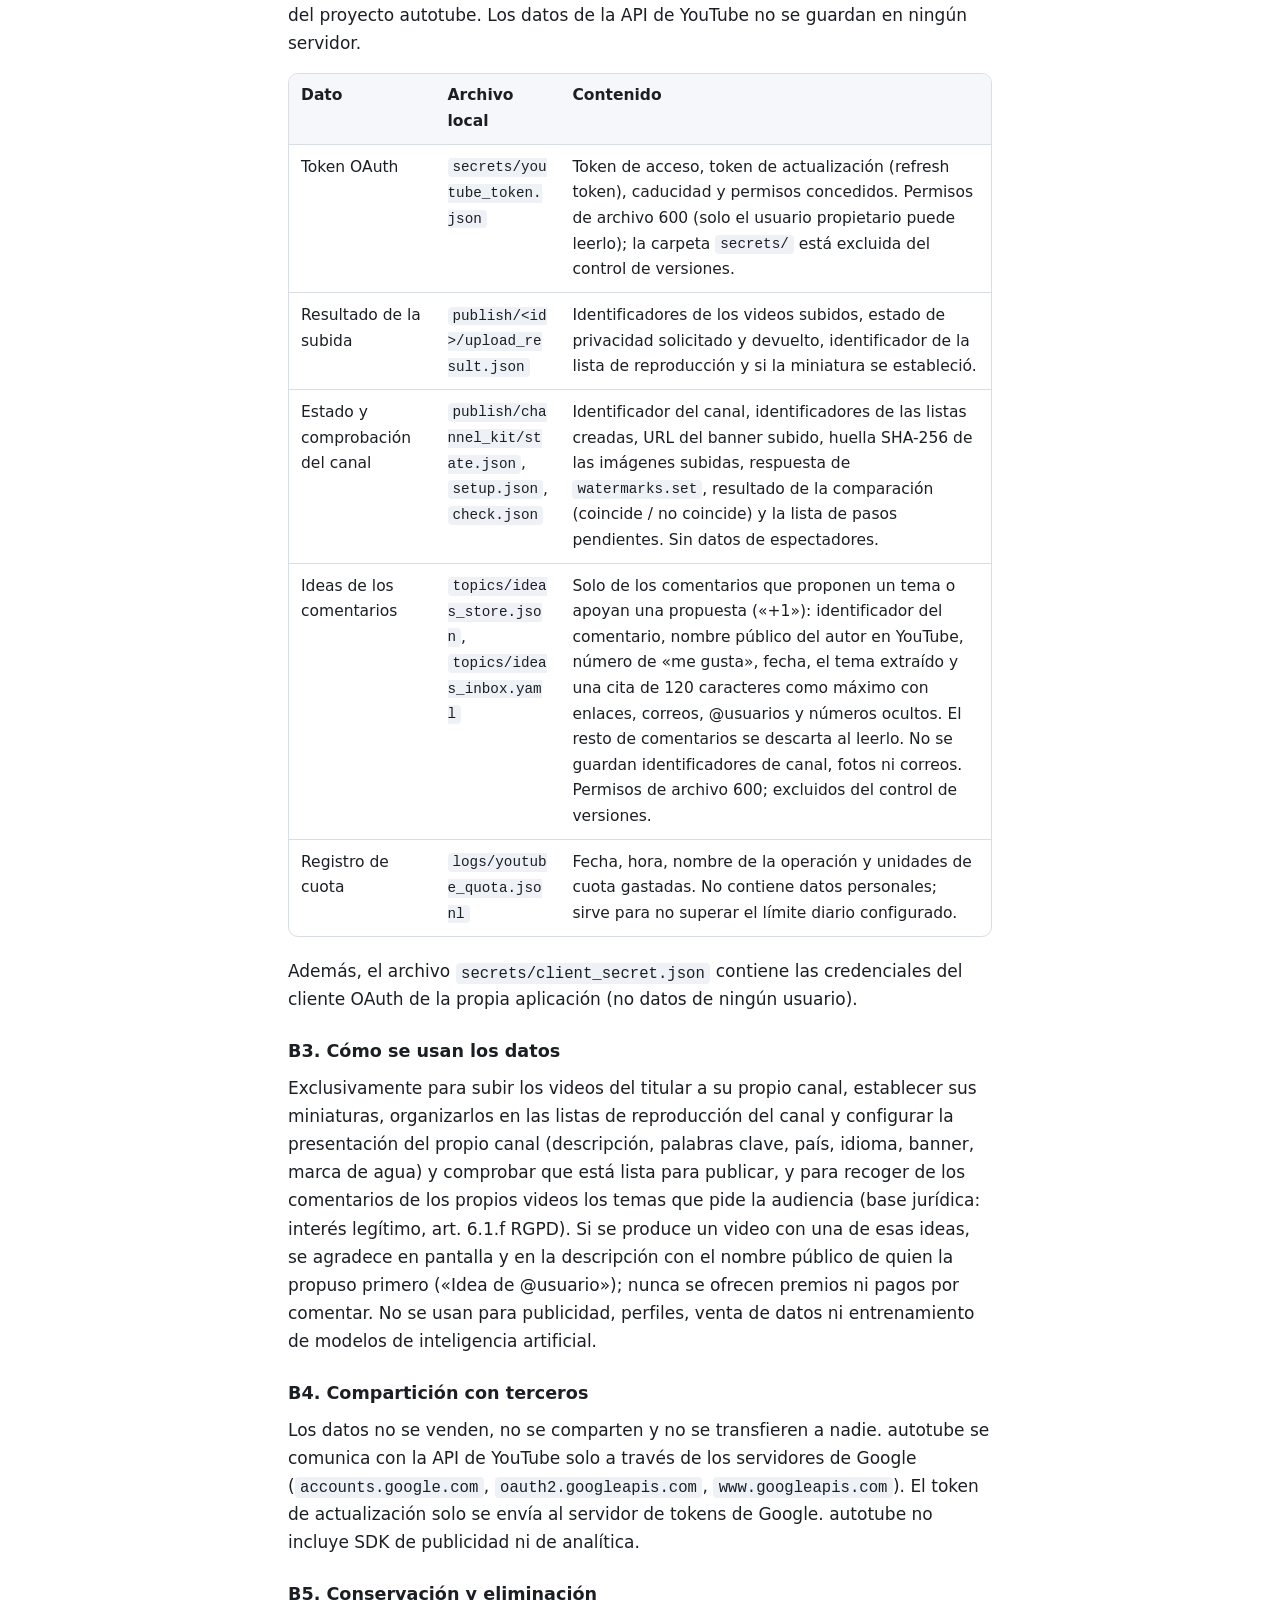
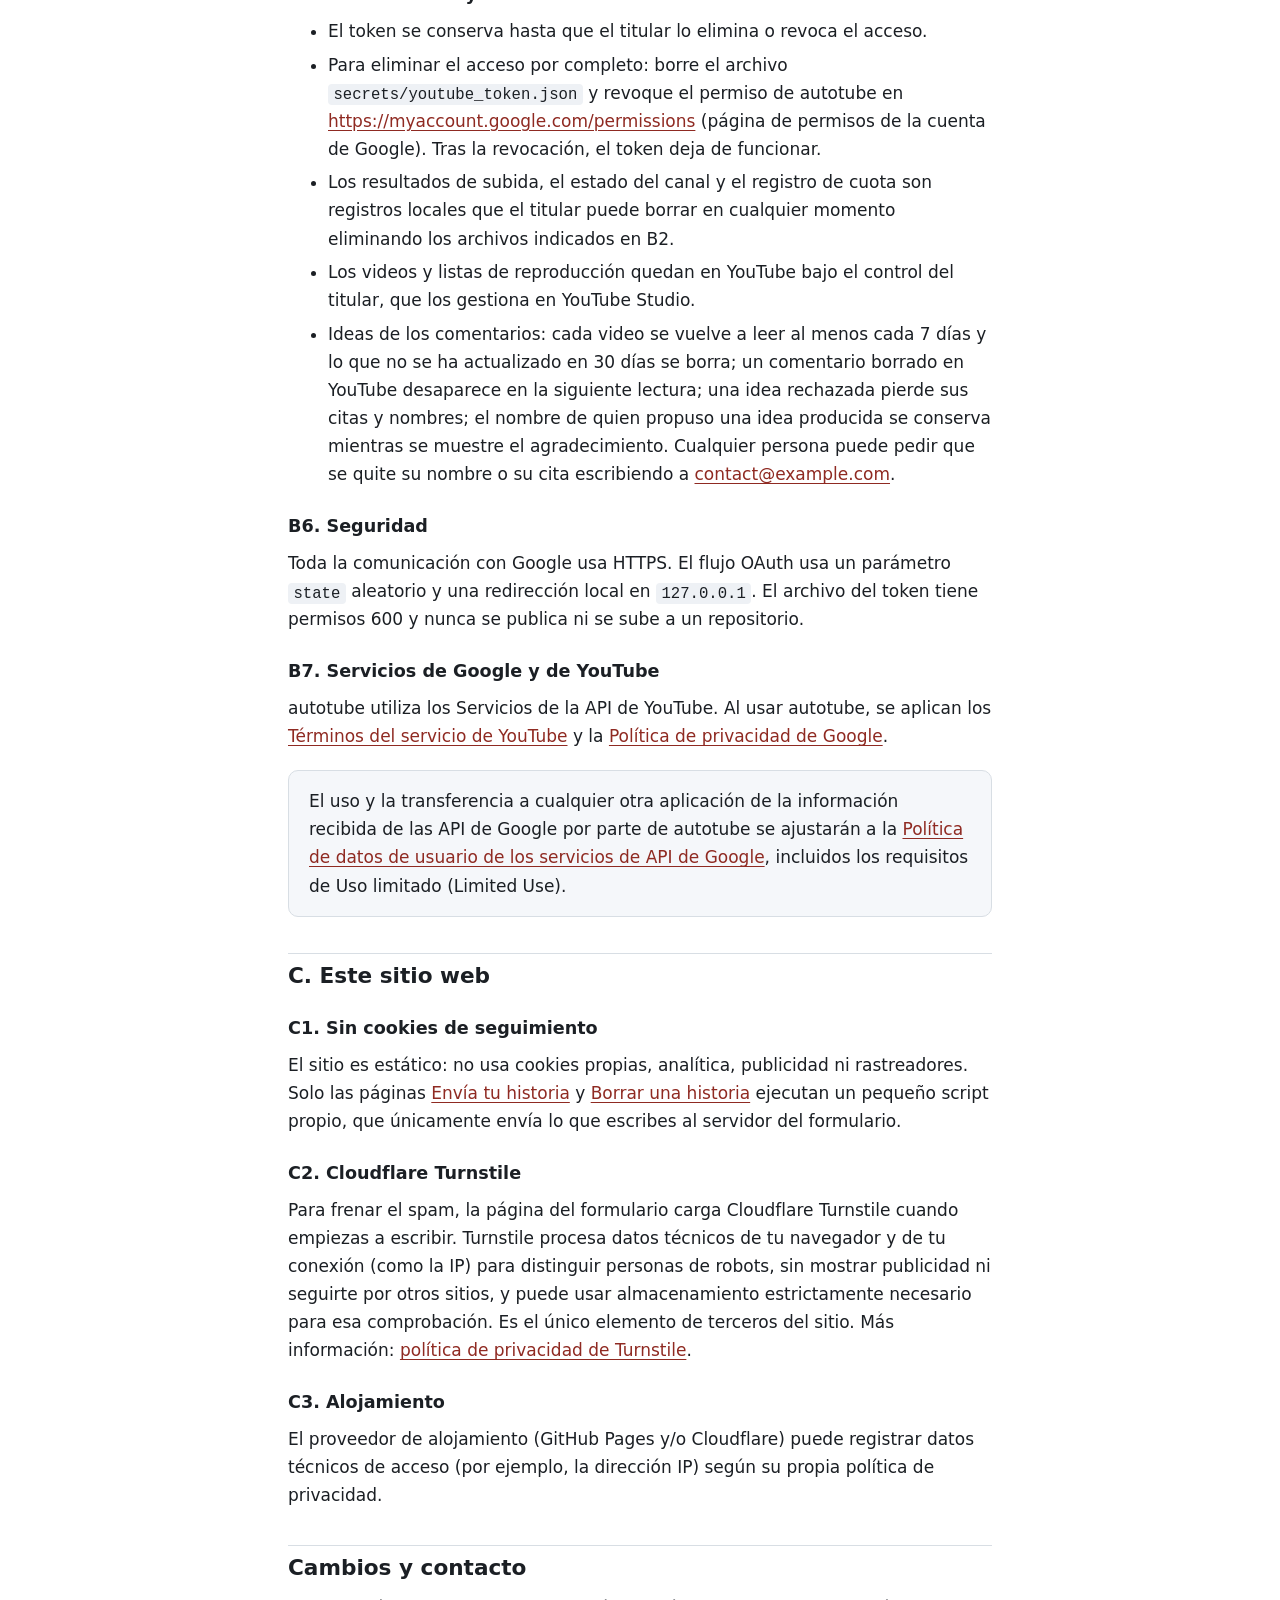
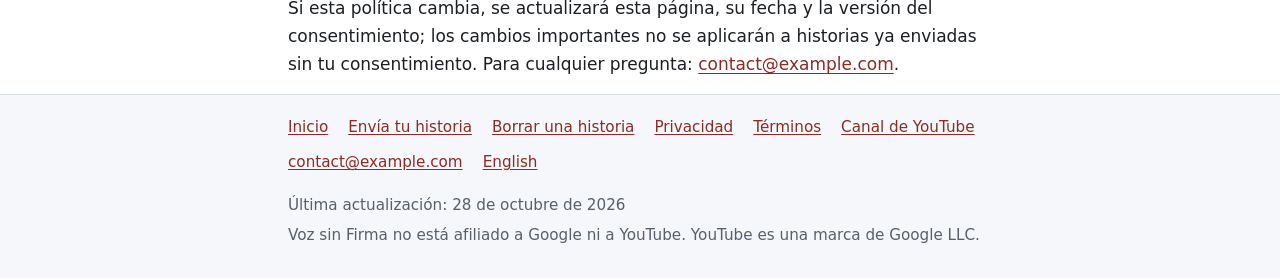
<file: privacy.html>
<!doctype html>
<html lang="es">
<head>
<meta charset="utf-8">
<meta name="viewport" content="width=device-width, initial-scale=1">
<meta name="color-scheme" content="light dark">
<meta http-equiv="Content-Security-Policy" content="default-src 'none'; img-src 'self' data:; style-src 'self'; script-src 'none'; base-uri 'none'; form-action 'none'">
<meta name="referrer" content="no-referrer">
<title>Política de privacidad — Voz sin Firma</title>
<meta name="description" content="Cómo trata Voz sin Firma las historias enviadas por suscriptores (RGPD) y qué datos de YouTube usa la aplicación autotube. Sin cookies de seguimiento, sin venta de datos.">
<link rel="canonical" href="https://dimashelest.github.io/autotube-site/privacy.html">
<link rel="alternate" hreflang="es" href="https://dimashelest.github.io/autotube-site/privacy.html">
<link rel="alternate" hreflang="en" href="https://dimashelest.github.io/autotube-site/en/privacy.html">
<link rel="alternate" hreflang="x-default" href="https://dimashelest.github.io/autotube-site/privacy.html">
<link rel="icon" href="favicon.svg" type="image/svg+xml">
<link rel="stylesheet" href="style.css">
</head>
<body>
<a class="skip" href="#main">Saltar al contenido</a>
<header class="site-header">
  <div class="wrap">
    <a class="brand" href="index.html"><img src="favicon.svg" alt="" width="28" height="28">Voz sin Firma</a>
    <nav class="site-nav" aria-label="Principal">
      <ul>
        <li><a href="index.html">Inicio</a></li>
        <li><a href="enviar.html">Envía tu historia</a></li>
        <li><a href="privacy.html" aria-current="page">Privacidad</a></li>
        <li><a href="terms.html">Términos</a></li>
        <li><a class="lang" href="en/privacy.html" hreflang="en" lang="en">English</a></li>
      </ul>
    </nav>
  </div>
</header>

<main id="main" class="wrap">
  <h1>Política de privacidad</h1>
  <p class="meta">Última actualización: <time datetime="2026-10-28">28 de octubre de 2026</time> · versión del consentimiento <code>2026-10-27</code></p>
  <p class="lead">Esta política cubre tres cosas: (A) las <a href="#historias">historias que nos envían los suscriptores</a> por el formulario, (B) la <a href="#autotube">aplicación autotube</a> y los datos de la API de YouTube, y (C) <a href="#web">este sitio web</a>. En resumen: pedimos lo mínimo, lo anonimizamos antes de usarlo, lo borramos pronto y no lo vendemos ni lo compartimos.</p>

  <h2 id="responsable">1. Responsable</h2>
  <p>Responsable del tratamiento: <strong>[nombre del responsable — pendiente]</strong>, titular del canal Voz sin Firma (<a href="https://www.youtube.com/@your-channel">https://www.youtube.com/@your-channel</a>). Contacto para cualquier asunto de privacidad: <a href="mailto:contact@example.com">contact@example.com</a>.</p>

  <h2 id="historias">A. Historias de suscriptores</h2>

  <h3 id="a-datos">A1. Qué datos tratamos</h3>
  <div class="table-wrap">
    <table>
      <thead><tr><th scope="col">Dato</th><th scope="col">¿Obligatorio?</th><th scope="col">Para qué</th></tr></thead>
      <tbody>
        <tr><td>Texto de tu historia</td><td>Sí</td><td>Valorarla y, si la elegimos, adaptarla y publicarla anonimizada.</td></tr>
        <tr><td>Seudónimo</td><td>No</td><td>Mencionarte en el video («Gracias a …»), solo si lo indicas.</td></tr>
        <tr><td>Correo electrónico</td><td>No</td><td>Escribirte si necesitamos aclarar algo de la historia. Nunca publicidad ni envíos automáticos.</td></tr>
        <tr><td>Confirmación de 18+ y del consentimiento, fecha y versión de este texto</td><td>Sí</td><td>Demostrar que diste tu consentimiento (art. 7.1 RGPD).</td></tr>
        <tr><td>Huella de tu IP (HMAC-SHA-256 con clave secreta, recortada)</td><td>Automático</td><td>Limitar el número de envíos por hora y por día. La dirección IP en sí no se guarda.</td></tr>
        <tr><td>Huella del código de borrado (SHA-256)</td><td>Automático</td><td>Que puedas borrar tu historia. El código solo se te muestra a ti, una vez.</td></tr>
        <tr><td>Resultado de la verificación Turnstile</td><td>Automático</td><td>Comprobar que el envío no es de un robot (ver <a href="#c-turnstile">C2</a>).</td></tr>
      </tbody>
    </table>
  </div>
  <p>No pedimos tu nombre, no hay cuentas de usuario y no usamos cookies propias. Te pedimos que <strong>no incluyas datos que identifiquen a otras personas</strong>; si los incluyes, los sustituimos (ver A4). Si tu historia contiene datos especialmente protegidos sobre ti (por ejemplo de salud), al enviarla consientes expresamente su tratamiento para esta finalidad (art. 9.2.a RGPD); puedes evitarlos o generalizarlos.</p>

  <h3 id="a-base">A2. Finalidad y base jurídica</h3>
  <ul>
    <li><strong>Valorar, adaptar y publicar tu historia de forma anonimizada</strong> en los videos del canal: tu <strong>consentimiento</strong> (art. 6.1.a RGPD), que das marcando la casilla del formulario. Puedes retirarlo en cualquier momento borrando la historia con tu código o escribiéndonos; la retirada no afecta a lo hecho antes.</li>
    <li><strong>Evitar el spam y los abusos</strong> (Turnstile, límites por huella de IP, campo trampa): nuestro <strong>interés legítimo</strong> en mantener el formulario utilizable (art. 6.1.f RGPD), con datos mínimos y borrado rápido.</li>
  </ul>
  <p>No tomamos decisiones automatizadas con efectos jurídicos sobre ti: unas reglas automáticas ayudan a ordenar y a detectar contenido problemático, pero una persona decide qué historias se usan.</p>

  <h3 id="a-anonimizar">A3. Moderación</h3>
  <p>Descartamos las historias que parecen inventadas o copiadas, las que acusan a personas o entidades reconocibles, las que contienen contenido ilegal, violencia explícita o autolesiones, y las que exponen a menores en situaciones de riesgo. Las historias enviadas por menores de 18 años se borran.</p>

  <h3 id="a-minimizacion">A4. Minimización y anonimización</h3>
  <ul>
    <li>Nada más descargar tu historia del servidor al ordenador del titular, se borran del servidor el texto, el seudónimo, el correo y la huella de IP; allí solo quedan el identificador, las fechas y la huella del código (para que el código siga funcionando).</li>
    <li>Antes de cualquier uso sustituimos <strong>nombres, apellidos, lugares, fechas, direcciones, teléfonos, correos, enlaces, matrículas y números de documentos</strong> por equivalentes ficticios y coherentes. La tabla de correspondencia es privada, se guarda solo en el ordenador del titular y nunca se publica ni se comparte.</li>
    <li>El video cuenta una <strong>adaptación</strong>: puede resumir, dramatizar y cambiar detalles. En pantalla se indica «Historia enviada por un suscriptor, nombres cambiados».</li>
    <li>Si en el futuro usamos un servicio de inteligencia artificial para ayudar a moderar o adaptar historias, solo recibirá el texto <strong>ya anonimizado</strong>, nunca tu correo ni tu seudónimo, y lo añadiremos a la lista de encargados de esta página antes de usarlo.</li>
  </ul>

  <h3 id="a-conservacion">A5. Conservación</h3>
  <div class="table-wrap">
    <table>
      <thead><tr><th scope="col">Dato</th><th scope="col">Plazo</th></tr></thead>
      <tbody>
        <tr><td>Texto, seudónimo y correo en el servidor (Cloudflare)</td><td>Hasta que el programa del titular los descarga (normalmente días); nunca más de 12 meses.</td></tr>
        <tr><td>Historia no utilizada (copia de trabajo y tabla de nombres)</td><td><strong>12 meses</strong> desde el envío; después se borra.</td></tr>
        <tr><td>Historia descartada</td><td><strong>30 días</strong> desde la decisión.</td></tr>
        <tr><td>Historia utilizada: texto original, seudónimo, correo y tabla de nombres</td><td><strong>3 meses</strong> después de publicar el video, y como máximo 12 meses desde el envío.</td></tr>
        <tr><td>Huella de IP</td><td>30 días como máximo (antes, si la historia se descarga). Contadores del límite de envíos: 48 horas.</td></tr>
        <tr><td>Identificador, fechas y huella del código de borrado</td><td>12 meses desde el envío.</td></tr>
        <tr><td>Registro de borrado (solo identificador y fecha, sin datos personales)</td><td>Hasta 400 días, para propagar el borrado a la copia de trabajo.</td></tr>
        <tr><td>Video publicado</td><td>Es una adaptación anonimizada; permanece en el canal. Puedes pedir su retirada (ver A7).</td></tr>
      </tbody>
    </table>
  </div>
  <p>El borrado en el servidor lo hace una tarea automática diaria; el de la copia de trabajo, el programa del titular cada vez que se sincroniza.</p>

  <h3 id="a-encargados">A6. Quién trata los datos (encargados) y transferencias</h3>
  <ul>
    <li><strong>Cloudflare, Inc.</strong> — ejecuta el servidor del formulario (Workers), guarda los envíos en su base de datos D1 (ubicación preferente: Europa occidental) y presta la verificación antispam Turnstile. Actúa como encargado del tratamiento según su <a href="https://www.cloudflare.com/cloudflare-customer-dpa/">acuerdo de tratamiento de datos</a>; las posibles transferencias a EE. UU. se amparan en el Marco de Privacidad de Datos UE-EE. UU. y en cláusulas contractuales tipo.</li>
    <li><strong>Alojamiento de las páginas</strong> (GitHub Pages y/o Cloudflare): sirven estas páginas y pueden registrar datos técnicos de acceso (como la IP) según sus propias políticas.</li>
    <li>El ordenador del titular del canal, donde se modera y se adapta la historia.</li>
  </ul>
  <p><strong>No vendemos, no alquilamos y no cedemos</strong> tus datos a nadie, no los usamos para publicidad ni para crear perfiles, y no entrenamos modelos de IA con ellos.</p>

  <h3 id="a-derechos">A7. Tus derechos</h3>
  <p>Puedes ejercer los derechos de <strong>acceso, rectificación, supresión, oposición, limitación del tratamiento y portabilidad</strong>, y <strong>retirar tu consentimiento</strong> en cualquier momento:</p>
  <ul>
    <li><strong>Supresión inmediata:</strong> en <a href="borrar.html">Borrar una historia</a> con tu código.</li>
    <li><strong>Resto de derechos:</strong> escríbenos a <a href="mailto:contact@example.com">contact@example.com</a> indicando tu código de borrado. Como no te pedimos ningún dato de identidad, el código es la forma de comprobar que la historia es tuya (art. 11 RGPD). Respondemos en el plazo de un mes.</li>
    <li>Si la historia ya se publicó, borramos el original y la tabla de nombres; el video es anonimizado, pero si nos pides retirarlo lo valoraremos de buena fe.</li>
    <li>Puedes reclamar ante la <a href="https://www.aepd.es/">Agencia Española de Protección de Datos</a> o ante la autoridad de control de tu país.</li>
  </ul>

  <h3 id="a-edad">A8. Edad mínima</h3>
  <p>El formulario es solo para mayores de 18 años. Si sabemos que una historia la envió un menor, la borramos.</p>

  <h3 id="a-seguridad">A9. Seguridad</h3>
  <p>Conexiones HTTPS; el código de borrado y la IP solo se guardan como huellas criptográficas; el acceso de descarga está protegido con un token secreto que solo tiene el programa del titular; el servidor no registra el contenido de las peticiones; la copia de trabajo y la tabla de nombres se guardan fuera de cualquier repositorio público.</p>

  <h2 id="autotube">B. La aplicación autotube y los datos de YouTube</h2>
  <p>autotube es la herramienta de escritorio con la que el titular sube los videos de Voz sin Firma a su propio canal. Solo la usa el titular, con su propia cuenta de Google. Contacto: <a href="mailto:contact@example.com">contact@example.com</a>.</p>

  <h3 id="acceso">B1. Datos a los que accede</h3>
  <p>autotube usa los Servicios de la API de YouTube (YouTube Data API v3) con OAuth 2.0 de Google, tipo de cliente «Aplicación de escritorio». El titular autoriza el acceso una sola vez en la pantalla de consentimiento de Google; la respuesta se recibe en un servidor local temporal en <code>127.0.0.1</code> de su propio ordenador. Se solicitan solo estos tres permisos:</p>
  <div class="table-wrap">
    <table>
      <thead><tr><th scope="col">Scope</th><th scope="col">Operaciones que realiza autotube</th></tr></thead>
      <tbody>
        <tr><td><code>https://www.googleapis.com/auth/youtube.upload</code></td><td><code>videos.insert</code> (subir los videos del titular), <code>thumbnails.set</code> (miniatura personalizada). <code>channelBanners.insert</code> y <code>watermarks.set</code> (abajo) admiten este permiso o el de <code>youtube</code>.</td></tr>
        <tr><td><code>https://www.googleapis.com/auth/youtube</code></td><td><code>playlists.list</code> con <code>mine=true</code> (buscar por título la lista de reproducción de la serie entre las listas del propio canal), <code>playlists.insert</code> (crearla si no existe), <code>playlistItems.insert</code> (añadir los videos subidos); <code>videos.list</code> y <code>videos.delete</code> solo para las subidas de prueba PRIVADAS del propio programa (leer los metadatos que acaba de subir y después eliminar ese video de prueba).<br>Configuración del propio canal (<code>autotube channel setup</code> / <code>check</code>): <code>channels.list</code> con <code>mine=true</code> (leer el canal autorizado: identificador, título, identificador público @, descripción, palabras clave, país, idioma, URL del banner y de la foto de perfil, y estado: privacidad, vinculación, si puede subir videos largos, si está marcado como «para niños»); <code>channels.update</code> con <code>part=brandingSettings</code> (escribir la descripción, las palabras clave, el país, el idioma, el banner y, si se configura, el tráiler del canal); <code>channelBanners.insert</code> (subir la imagen del banner del canal); <code>watermarks.set</code> (subir la marca de agua que YouTube muestra en los videos del canal); <code>playlists.insert</code> también crea, una sola vez, las listas públicas de cada formato del canal.</td></tr>
        <tr><td><code>https://www.googleapis.com/auth/youtube.force-ssl</code></td><td>Solo lectura de los comentarios de los videos del PROPIO canal, para recoger propuestas de temas (<code>autotube ideas collect</code>, como máximo una vez al día): <code>channels.list</code> con <code>mine=true</code> (la lista de subidas del canal), <code>playlistItems.list</code> (identificadores de los propios videos), <code>videos.list</code> con <code>part=statistics</code> (número de comentarios, para no releer un video sin cambios) y <code>commentThreads.list</code> (comentarios publicados y retenidos para revisión, con las respuestas que devuelve la API). <code>commentThreads.list</code> solo admite este permiso. autotube no escribe, responde, modera ni borra comentarios.</td></tr>
      </tbody>
    </table>
  </div>
  <p>Aunque el permiso <code>youtube</code> es amplio, autotube solo lo utiliza para las operaciones indicadas. Los únicos datos que lee de YouTube son los identificadores y títulos de las listas de reproducción del propio canal, los metadatos de sus propias subidas (identificador, título, descripción, etiquetas y estado de privacidad) y la configuración pública y el estado del propio canal indicados arriba, para comprobar que coinciden con lo previsto. Coste en cuota de la API: lecturas 1 unidad; <code>channels.update</code>, <code>channelBanners.insert</code>, <code>watermarks.set</code>, <code>playlists.insert</code>, <code>playlistItems.insert</code>, <code>thumbnails.set</code> y <code>videos.delete</code> 50 unidades cada una; <code>videos.insert</code> 1600.</p>
  <p>De los espectadores, autotube solo lee los comentarios que dejan en los videos del propio canal (permiso <code>youtube.force-ssl</code>, arriba) y guarda de ellos lo mínimo indicado en B2. autotube <strong>no</strong> accede a estadísticas de audiencia, suscriptores, otros canales ni otras cuentas, y no solicita el correo electrónico ni el perfil de Google. Las historias de suscriptores (parte A) llegan por el formulario de este sitio, no por la API de YouTube.</p>

  <h3 id="almacenamiento">B2. Qué se guarda y dónde</h3>
  <p>Todo se guarda <strong>únicamente en el ordenador del titular</strong>, dentro de la carpeta del proyecto autotube. Los datos de la API de YouTube no se guardan en ningún servidor.</p>
  <div class="table-wrap">
    <table>
      <thead><tr><th scope="col">Dato</th><th scope="col">Archivo local</th><th scope="col">Contenido</th></tr></thead>
      <tbody>
        <tr><td>Token OAuth</td><td><code>secrets/youtube_token.json</code></td><td>Token de acceso, token de actualización (refresh token), caducidad y permisos concedidos. Permisos de archivo 600 (solo el usuario propietario puede leerlo); la carpeta <code>secrets/</code> está excluida del control de versiones.</td></tr>
        <tr><td>Resultado de la subida</td><td><code>publish/&lt;id&gt;/upload_result.json</code></td><td>Identificadores de los videos subidos, estado de privacidad solicitado y devuelto, identificador de la lista de reproducción y si la miniatura se estableció.</td></tr>
        <tr><td>Estado y comprobación del canal</td><td><code>publish/channel_kit/state.json</code>, <code>setup.json</code>, <code>check.json</code></td><td>Identificador del canal, identificadores de las listas creadas, URL del banner subido, huella SHA-256 de las imágenes subidas, respuesta de <code>watermarks.set</code>, resultado de la comparación (coincide / no coincide) y la lista de pasos pendientes. Sin datos de espectadores.</td></tr>
        <tr><td>Ideas de los comentarios</td><td><code>topics/ideas_store.json</code>, <code>topics/ideas_inbox.yaml</code></td><td>Solo de los comentarios que proponen un tema o apoyan una propuesta («+1»): identificador del comentario, nombre público del autor en YouTube, número de «me gusta», fecha, el tema extraído y una cita de 120 caracteres como máximo con enlaces, correos, @usuarios y números ocultos. El resto de comentarios se descarta al leerlo. No se guardan identificadores de canal, fotos ni correos. Permisos de archivo 600; excluidos del control de versiones.</td></tr>
        <tr><td>Registro de cuota</td><td><code>logs/youtube_quota.jsonl</code></td><td>Fecha, hora, nombre de la operación y unidades de cuota gastadas. No contiene datos personales; sirve para no superar el límite diario configurado.</td></tr>
      </tbody>
    </table>
  </div>
  <p>Además, el archivo <code>secrets/client_secret.json</code> contiene las credenciales del cliente OAuth de la propia aplicación (no datos de ningún usuario).</p>

  <h3 id="uso">B3. Cómo se usan los datos</h3>
  <p>Exclusivamente para subir los videos del titular a su propio canal, establecer sus miniaturas, organizarlos en las listas de reproducción del canal y configurar la presentación del propio canal (descripción, palabras clave, país, idioma, banner, marca de agua) y comprobar que está lista para publicar, y para recoger de los comentarios de los propios videos los temas que pide la audiencia (base jurídica: interés legítimo, art. 6.1.f RGPD). Si se produce un video con una de esas ideas, se agradece en pantalla y en la descripción con el nombre público de quien la propuso primero («Idea de @usuario»); nunca se ofrecen premios ni pagos por comentar. No se usan para publicidad, perfiles, venta de datos ni entrenamiento de modelos de inteligencia artificial.</p>

  <h3 id="compartir">B4. Compartición con terceros</h3>
  <p>Los datos no se venden, no se comparten y no se transfieren a nadie. autotube se comunica con la API de YouTube solo a través de los servidores de Google (<code>accounts.google.com</code>, <code>oauth2.googleapis.com</code>, <code>www.googleapis.com</code>). El token de actualización solo se envía al servidor de tokens de Google. autotube no incluye SDK de publicidad ni de analítica.</p>

  <h3 id="retencion">B5. Conservación y eliminación</h3>
  <ul>
    <li>El token se conserva hasta que el titular lo elimina o revoca el acceso.</li>
    <li>Para eliminar el acceso por completo: borre el archivo <code>secrets/youtube_token.json</code> y revoque el permiso de autotube en <a href="https://myaccount.google.com/permissions">https://myaccount.google.com/permissions</a> (página de permisos de la cuenta de Google). Tras la revocación, el token deja de funcionar.</li>
    <li>Los resultados de subida, el estado del canal y el registro de cuota son registros locales que el titular puede borrar en cualquier momento eliminando los archivos indicados en B2.</li>
    <li>Los videos y listas de reproducción quedan en YouTube bajo el control del titular, que los gestiona en YouTube Studio.</li>
    <li>Ideas de los comentarios: cada video se vuelve a leer al menos cada 7 días y lo que no se ha actualizado en 30 días se borra; un comentario borrado en YouTube desaparece en la siguiente lectura; una idea rechazada pierde sus citas y nombres; el nombre de quien propuso una idea producida se conserva mientras se muestre el agradecimiento. Cualquier persona puede pedir que se quite su nombre o su cita escribiendo a <a href="mailto:contact@example.com">contact@example.com</a>.</li>
  </ul>

  <h3 id="seguridad">B6. Seguridad</h3>
  <p>Toda la comunicación con Google usa HTTPS. El flujo OAuth usa un parámetro <code>state</code> aleatorio y una redirección local en <code>127.0.0.1</code>. El archivo del token tiene permisos 600 y nunca se publica ni se sube a un repositorio.</p>

  <h3 id="google">B7. Servicios de Google y de YouTube</h3>
  <p>autotube utiliza los Servicios de la API de YouTube. Al usar autotube, se aplican los <a href="https://www.youtube.com/t/terms">Términos del servicio de YouTube</a> y la <a href="https://policies.google.com/privacy">Política de privacidad de Google</a>.</p>
  <div class="card">
    <p>El uso y la transferencia a cualquier otra aplicación de la información recibida de las API de Google por parte de autotube se ajustarán a la <a href="https://developers.google.com/terms/api-services-user-data-policy">Política de datos de usuario de los servicios de API de Google</a>, incluidos los requisitos de Uso limitado (Limited Use).</p>
  </div>

  <h2 id="web">C. Este sitio web</h2>
  <h3 id="c-sin-cookies">C1. Sin cookies de seguimiento</h3>
  <p>El sitio es estático: no usa cookies propias, analítica, publicidad ni rastreadores. Solo las páginas <a href="enviar.html">Envía tu historia</a> y <a href="borrar.html">Borrar una historia</a> ejecutan un pequeño script propio, que únicamente envía lo que escribes al servidor del formulario.</p>
  <h3 id="c-turnstile">C2. Cloudflare Turnstile</h3>
  <p>Para frenar el spam, la página del formulario carga Cloudflare Turnstile cuando empiezas a escribir. Turnstile procesa datos técnicos de tu navegador y de tu conexión (como la IP) para distinguir personas de robots, sin mostrar publicidad ni seguirte por otros sitios, y puede usar almacenamiento estrictamente necesario para esa comprobación. Es el único elemento de terceros del sitio. Más información: <a href="https://www.cloudflare.com/turnstile-privacy-policy/">política de privacidad de Turnstile</a>.</p>
  <h3 id="c-alojamiento">C3. Alojamiento</h3>
  <p>El proveedor de alojamiento (GitHub Pages y/o Cloudflare) puede registrar datos técnicos de acceso (por ejemplo, la dirección IP) según su propia política de privacidad.</p>

  <h2 id="cambios">Cambios y contacto</h2>
  <p>Si esta política cambia, se actualizará esta página, su fecha y la versión del consentimiento; los cambios importantes no se aplicarán a historias ya enviadas sin tu consentimiento. Para cualquier pregunta: <a href="mailto:contact@example.com">contact@example.com</a>.</p>
</main>

<footer class="site-footer">
  <div class="wrap">
    <ul>
      <li><a href="index.html">Inicio</a></li>
      <li><a href="enviar.html">Envía tu historia</a></li>
      <li><a href="borrar.html">Borrar una historia</a></li>
      <li><a href="privacy.html">Privacidad</a></li>
      <li><a href="terms.html">Términos</a></li>
      <li><a href="https://www.youtube.com/@your-channel">Canal de YouTube</a></li>
      <li><a href="mailto:contact@example.com">contact@example.com</a></li>
      <li><a href="en/privacy.html" hreflang="en" lang="en">English</a></li>
    </ul>
    <p>Última actualización: <time datetime="2026-10-28">28 de octubre de 2026</time></p>
    <p>Voz sin Firma no está afiliado a Google ni a YouTube. YouTube es una marca de Google LLC.</p>
  </div>
</footer>
</body>
</html>
</file>
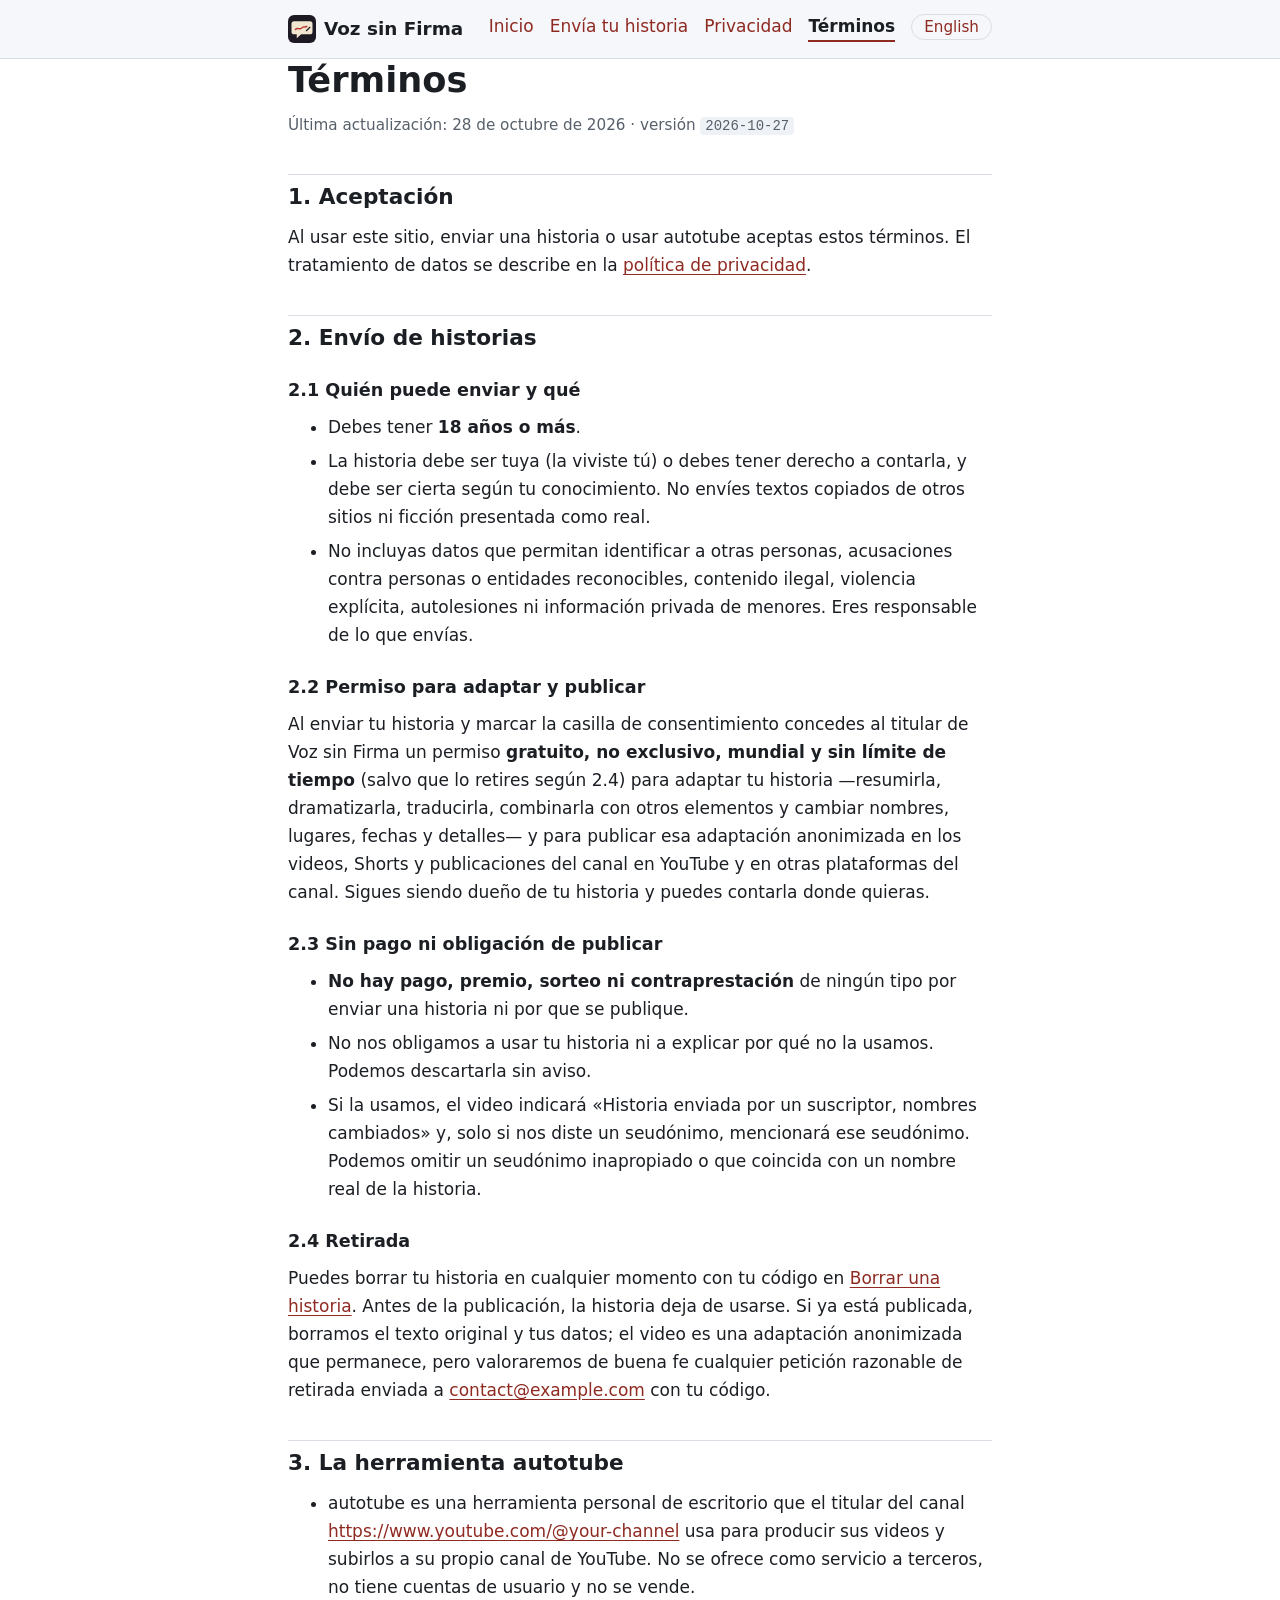
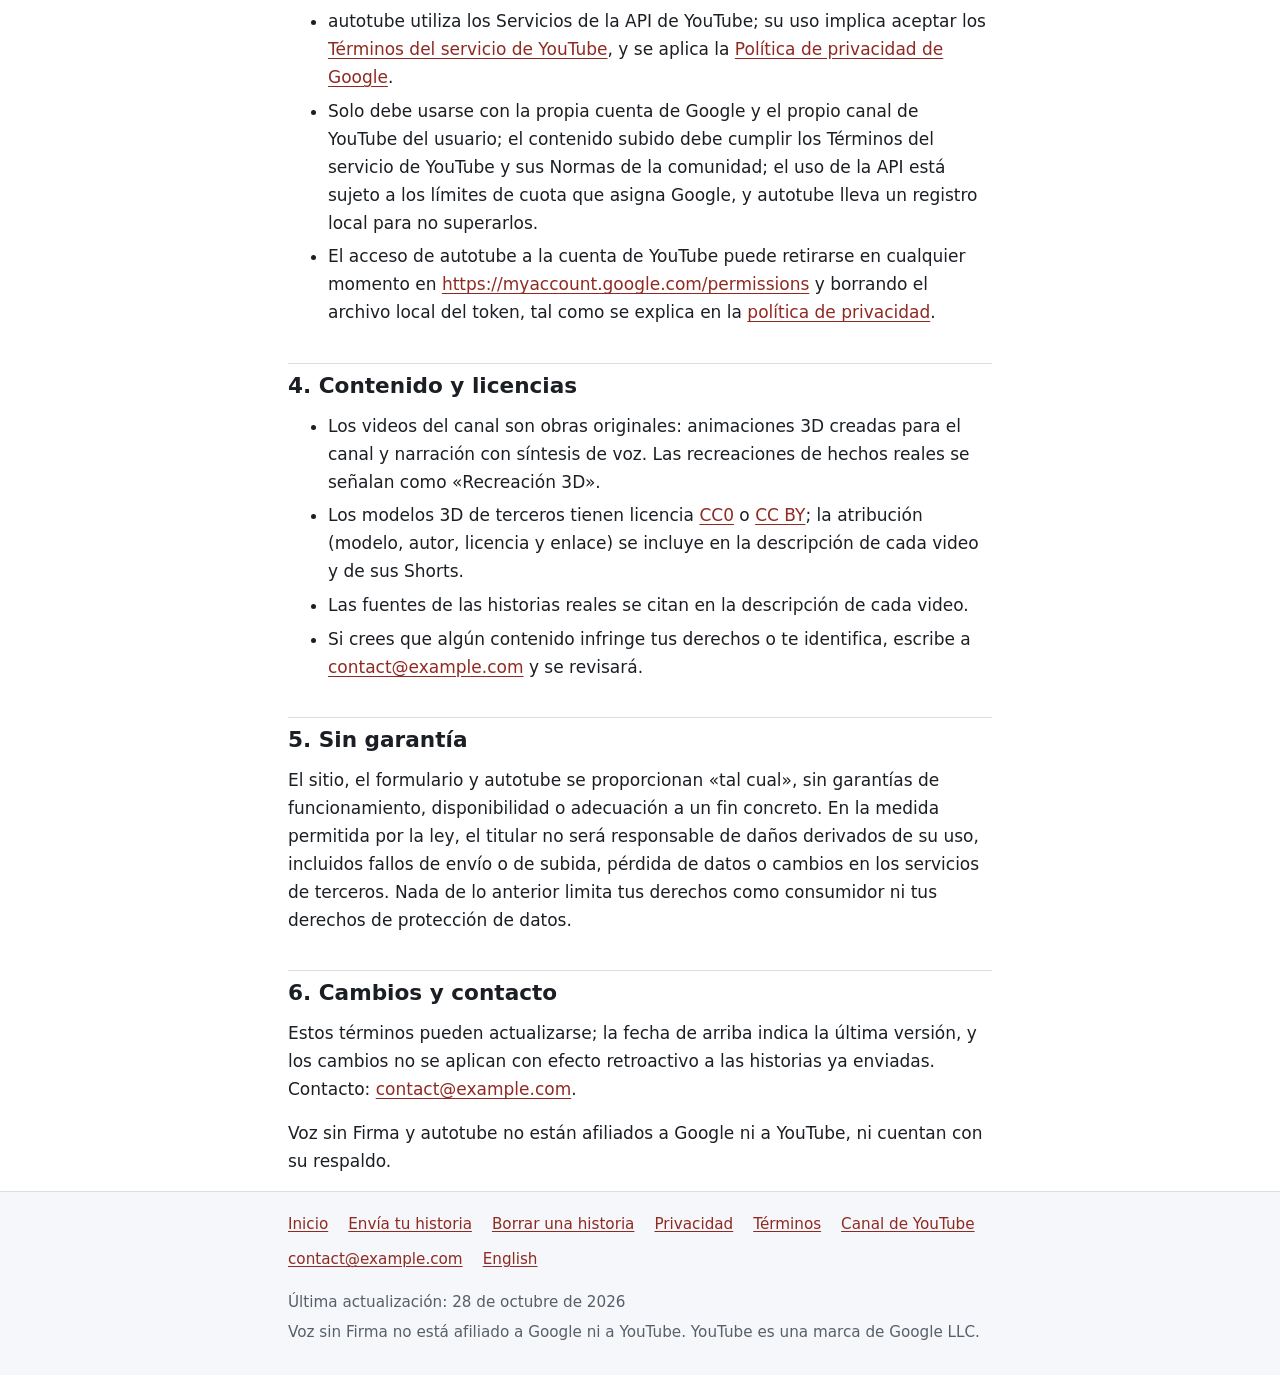
<file: terms.html>
<!doctype html>
<html lang="es">
<head>
<meta charset="utf-8">
<meta name="viewport" content="width=device-width, initial-scale=1">
<meta name="color-scheme" content="light dark">
<meta http-equiv="Content-Security-Policy" content="default-src 'none'; img-src 'self' data:; style-src 'self'; script-src 'none'; base-uri 'none'; form-action 'none'">
<meta name="referrer" content="no-referrer">
<title>Términos — Voz sin Firma</title>
<meta name="description" content="Términos de Voz sin Firma: envío de historias de suscriptores y uso de la herramienta autotube con la API de YouTube.">
<link rel="canonical" href="https://dimashelest.github.io/autotube-site/terms.html">
<link rel="alternate" hreflang="es" href="https://dimashelest.github.io/autotube-site/terms.html">
<link rel="alternate" hreflang="en" href="https://dimashelest.github.io/autotube-site/en/terms.html">
<link rel="alternate" hreflang="x-default" href="https://dimashelest.github.io/autotube-site/terms.html">
<link rel="icon" href="favicon.svg" type="image/svg+xml">
<link rel="stylesheet" href="style.css">
</head>
<body>
<a class="skip" href="#main">Saltar al contenido</a>
<header class="site-header">
  <div class="wrap">
    <a class="brand" href="index.html"><img src="favicon.svg" alt="" width="28" height="28">Voz sin Firma</a>
    <nav class="site-nav" aria-label="Principal">
      <ul>
        <li><a href="index.html">Inicio</a></li>
        <li><a href="enviar.html">Envía tu historia</a></li>
        <li><a href="privacy.html">Privacidad</a></li>
        <li><a href="terms.html" aria-current="page">Términos</a></li>
        <li><a class="lang" href="en/terms.html" hreflang="en" lang="en">English</a></li>
      </ul>
    </nav>
  </div>
</header>

<main id="main" class="wrap">
  <h1>Términos</h1>
  <p class="meta">Última actualización: <time datetime="2026-10-28">28 de octubre de 2026</time> · versión <code>2026-10-27</code></p>

  <h2 id="aceptacion">1. Aceptación</h2>
  <p>Al usar este sitio, enviar una historia o usar autotube aceptas estos términos. El tratamiento de datos se describe en la <a href="privacy.html">política de privacidad</a>.</p>

  <h2 id="historias">2. Envío de historias</h2>
  <h3>2.1 Quién puede enviar y qué</h3>
  <ul>
    <li>Debes tener <strong>18 años o más</strong>.</li>
    <li>La historia debe ser tuya (la viviste tú) o debes tener derecho a contarla, y debe ser cierta según tu conocimiento. No envíes textos copiados de otros sitios ni ficción presentada como real.</li>
    <li>No incluyas datos que permitan identificar a otras personas, acusaciones contra personas o entidades reconocibles, contenido ilegal, violencia explícita, autolesiones ni información privada de menores. Eres responsable de lo que envías.</li>
  </ul>
  <h3>2.2 Permiso para adaptar y publicar</h3>
  <p>Al enviar tu historia y marcar la casilla de consentimiento concedes al titular de Voz sin Firma un permiso <strong>gratuito, no exclusivo, mundial y sin límite de tiempo</strong> (salvo que lo retires según 2.4) para adaptar tu historia —resumirla, dramatizarla, traducirla, combinarla con otros elementos y cambiar nombres, lugares, fechas y detalles— y para publicar esa adaptación anonimizada en los videos, Shorts y publicaciones del canal en YouTube y en otras plataformas del canal. Sigues siendo dueño de tu historia y puedes contarla donde quieras.</p>
  <h3>2.3 Sin pago ni obligación de publicar</h3>
  <ul>
    <li><strong>No hay pago, premio, sorteo ni contraprestación</strong> de ningún tipo por enviar una historia ni por que se publique.</li>
    <li>No nos obligamos a usar tu historia ni a explicar por qué no la usamos. Podemos descartarla sin aviso.</li>
    <li>Si la usamos, el video indicará «Historia enviada por un suscriptor, nombres cambiados» y, solo si nos diste un seudónimo, mencionará ese seudónimo. Podemos omitir un seudónimo inapropiado o que coincida con un nombre real de la historia.</li>
  </ul>
  <h3>2.4 Retirada</h3>
  <p>Puedes borrar tu historia en cualquier momento con tu código en <a href="borrar.html">Borrar una historia</a>. Antes de la publicación, la historia deja de usarse. Si ya está publicada, borramos el texto original y tus datos; el video es una adaptación anonimizada que permanece, pero valoraremos de buena fe cualquier petición razonable de retirada enviada a <a href="mailto:contact@example.com">contact@example.com</a> con tu código.</p>

  <h2 id="autotube">3. La herramienta autotube</h2>
  <ul>
    <li>autotube es una herramienta personal de escritorio que el titular del canal <a href="https://www.youtube.com/@your-channel">https://www.youtube.com/@your-channel</a> usa para producir sus videos y subirlos a su propio canal de YouTube. No se ofrece como servicio a terceros, no tiene cuentas de usuario y no se vende.</li>
    <li>autotube utiliza los Servicios de la API de YouTube; su uso implica aceptar los <a href="https://www.youtube.com/t/terms">Términos del servicio de YouTube</a>, y se aplica la <a href="https://policies.google.com/privacy">Política de privacidad de Google</a>.</li>
    <li>Solo debe usarse con la propia cuenta de Google y el propio canal de YouTube del usuario; el contenido subido debe cumplir los Términos del servicio de YouTube y sus Normas de la comunidad; el uso de la API está sujeto a los límites de cuota que asigna Google, y autotube lleva un registro local para no superarlos.</li>
    <li>El acceso de autotube a la cuenta de YouTube puede retirarse en cualquier momento en <a href="https://myaccount.google.com/permissions">https://myaccount.google.com/permissions</a> y borrando el archivo local del token, tal como se explica en la <a href="privacy.html#retencion">política de privacidad</a>.</li>
  </ul>

  <h2 id="contenido">4. Contenido y licencias</h2>
  <ul>
    <li>Los videos del canal son obras originales: animaciones 3D creadas para el canal y narración con síntesis de voz. Las recreaciones de hechos reales se señalan como «Recreación 3D».</li>
    <li>Los modelos 3D de terceros tienen licencia <a href="https://creativecommons.org/publicdomain/zero/1.0/deed.es">CC0</a> o <a href="https://creativecommons.org/licenses/by/4.0/deed.es">CC BY</a>; la atribución (modelo, autor, licencia y enlace) se incluye en la descripción de cada video y de sus Shorts.</li>
    <li>Las fuentes de las historias reales se citan en la descripción de cada video.</li>
    <li>Si crees que algún contenido infringe tus derechos o te identifica, escribe a <a href="mailto:contact@example.com">contact@example.com</a> y se revisará.</li>
  </ul>

  <h2 id="garantia">5. Sin garantía</h2>
  <p>El sitio, el formulario y autotube se proporcionan «tal cual», sin garantías de funcionamiento, disponibilidad o adecuación a un fin concreto. En la medida permitida por la ley, el titular no será responsable de daños derivados de su uso, incluidos fallos de envío o de subida, pérdida de datos o cambios en los servicios de terceros. Nada de lo anterior limita tus derechos como consumidor ni tus derechos de protección de datos.</p>

  <h2 id="cambios">6. Cambios y contacto</h2>
  <p>Estos términos pueden actualizarse; la fecha de arriba indica la última versión, y los cambios no se aplican con efecto retroactivo a las historias ya enviadas. Contacto: <a href="mailto:contact@example.com">contact@example.com</a>.</p>
  <p>Voz sin Firma y autotube no están afiliados a Google ni a YouTube, ni cuentan con su respaldo.</p>
</main>

<footer class="site-footer">
  <div class="wrap">
    <ul>
      <li><a href="index.html">Inicio</a></li>
      <li><a href="enviar.html">Envía tu historia</a></li>
      <li><a href="borrar.html">Borrar una historia</a></li>
      <li><a href="privacy.html">Privacidad</a></li>
      <li><a href="terms.html">Términos</a></li>
      <li><a href="https://www.youtube.com/@your-channel">Canal de YouTube</a></li>
      <li><a href="mailto:contact@example.com">contact@example.com</a></li>
      <li><a href="en/terms.html" hreflang="en" lang="en">English</a></li>
    </ul>
    <p>Última actualización: <time datetime="2026-10-28">28 de octubre de 2026</time></p>
    <p>Voz sin Firma no está afiliado a Google ni a YouTube. YouTube es una marca de Google LLC.</p>
  </div>
</footer>
</body>
</html>
</file>
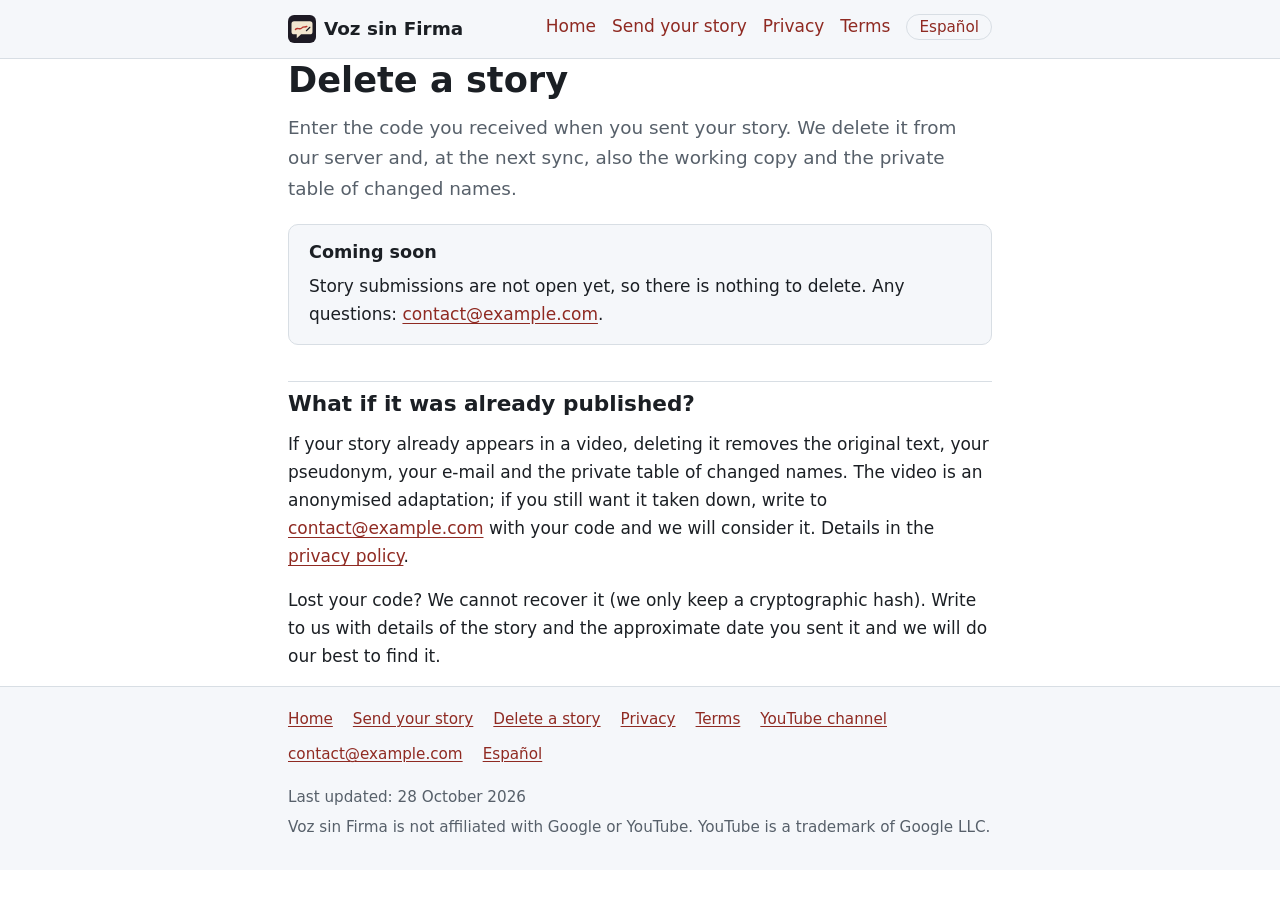
<file: en/delete.html>
<!doctype html>
<html lang="en">
<head>
<meta charset="utf-8">
<meta name="viewport" content="width=device-width, initial-scale=1">
<meta name="color-scheme" content="light dark">
<meta http-equiv="Content-Security-Policy" content="default-src 'none'; img-src 'self' data:; style-src 'self'; script-src 'none'; base-uri 'none'; form-action 'none'">
<meta name="referrer" content="no-referrer">
<title>Delete a story — Voz sin Firma</title>
<meta name="description" content="Delete the story you sent to Voz sin Firma with your deletion code.">
<meta name="robots" content="noindex">
<link rel="canonical" href="https://dimashelest.github.io/autotube-site/en/delete.html">
<link rel="alternate" hreflang="es" href="https://dimashelest.github.io/autotube-site/borrar.html">
<link rel="alternate" hreflang="en" href="https://dimashelest.github.io/autotube-site/en/delete.html">
<link rel="icon" href="../favicon.svg" type="image/svg+xml">
<link rel="stylesheet" href="../style.css">
</head>
<body>
<a class="skip" href="#main">Skip to content</a>
<header class="site-header">
  <div class="wrap">
    <a class="brand" href="index.html"><img src="../favicon.svg" alt="" width="28" height="28">Voz sin Firma</a>
    <nav class="site-nav" aria-label="Main">
      <ul>
        <li><a href="index.html">Home</a></li>
        <li><a href="submit.html">Send your story</a></li>
        <li><a href="privacy.html">Privacy</a></li>
        <li><a href="terms.html">Terms</a></li>
        <li><a class="lang" href="../borrar.html" hreflang="es" lang="es">Español</a></li>
      </ul>
    </nav>
  </div>
</header>

<main id="main" class="wrap">
  <h1>Delete a story</h1>
  <p class="lead">Enter the code you received when you sent your story. We delete it from our server and, at the next sync, also the working copy and the private table of changed names.</p>


  <div class="card soon">
    <h2 class="h-small">Coming soon</h2>
    <p>Story submissions are not open yet, so there is nothing to delete. Any questions: <a href="mailto:contact@example.com">contact@example.com</a>.</p>
  </div>


  <h2 id="after">What if it was already published?</h2>
  <p>If your story already appears in a video, deleting it removes the original text, your pseudonym, your e-mail and the private table of changed names. The video is an anonymised adaptation; if you still want it taken down, write to <a href="mailto:contact@example.com">contact@example.com</a> with your code and we will consider it. Details in the <a href="privacy.html#stories">privacy policy</a>.</p>
  <p>Lost your code? We cannot recover it (we only keep a cryptographic hash). Write to us with details of the story and the approximate date you sent it and we will do our best to find it.</p>
</main>

<footer class="site-footer">
  <div class="wrap">
    <ul>
      <li><a href="index.html">Home</a></li>
      <li><a href="submit.html">Send your story</a></li>
      <li><a href="delete.html">Delete a story</a></li>
      <li><a href="privacy.html">Privacy</a></li>
      <li><a href="terms.html">Terms</a></li>
      <li><a href="https://www.youtube.com/@your-channel">YouTube channel</a></li>
      <li><a href="mailto:contact@example.com">contact@example.com</a></li>
      <li><a href="../borrar.html" hreflang="es" lang="es">Español</a></li>
    </ul>
    <p>Last updated: <time datetime="2026-10-28">28 October 2026</time></p>
    <p>Voz sin Firma is not affiliated with Google or YouTube. YouTube is a trademark of Google LLC.</p>
  </div>
</footer>
</body>
</html>
</file>
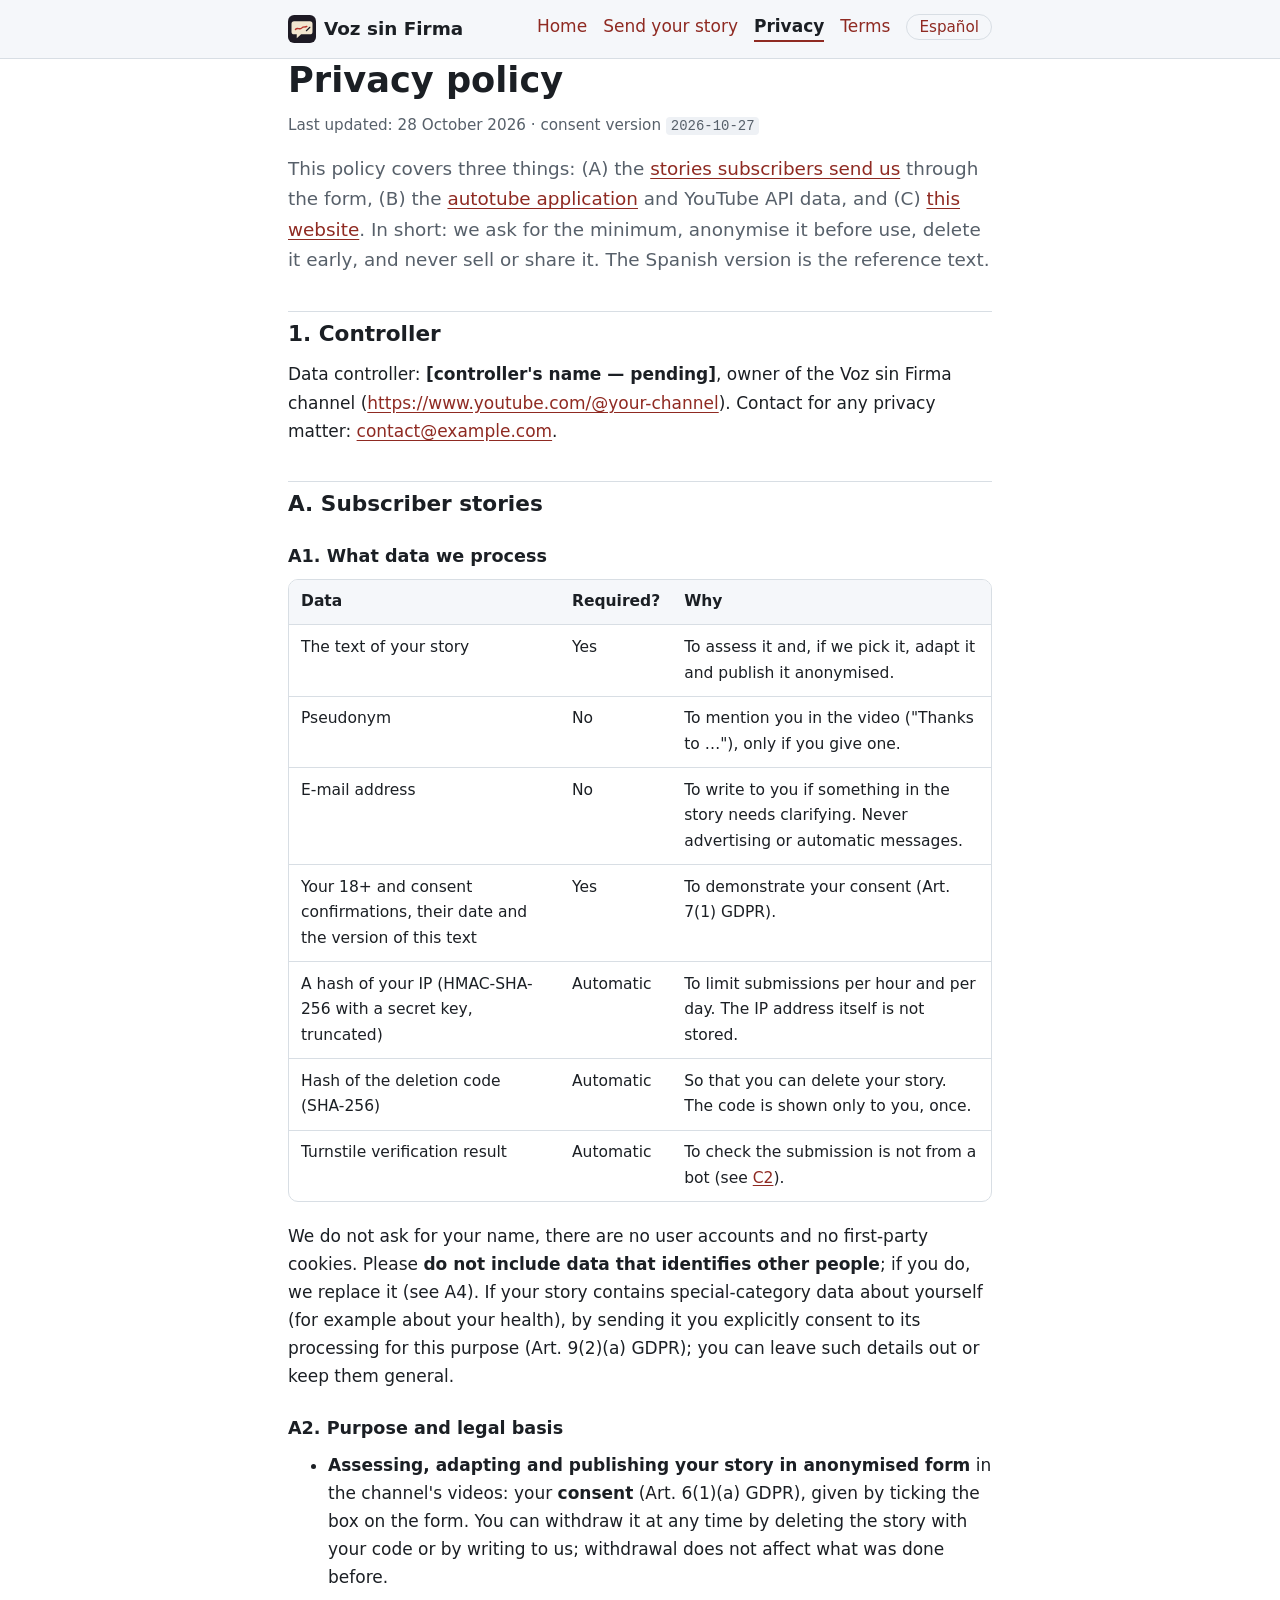
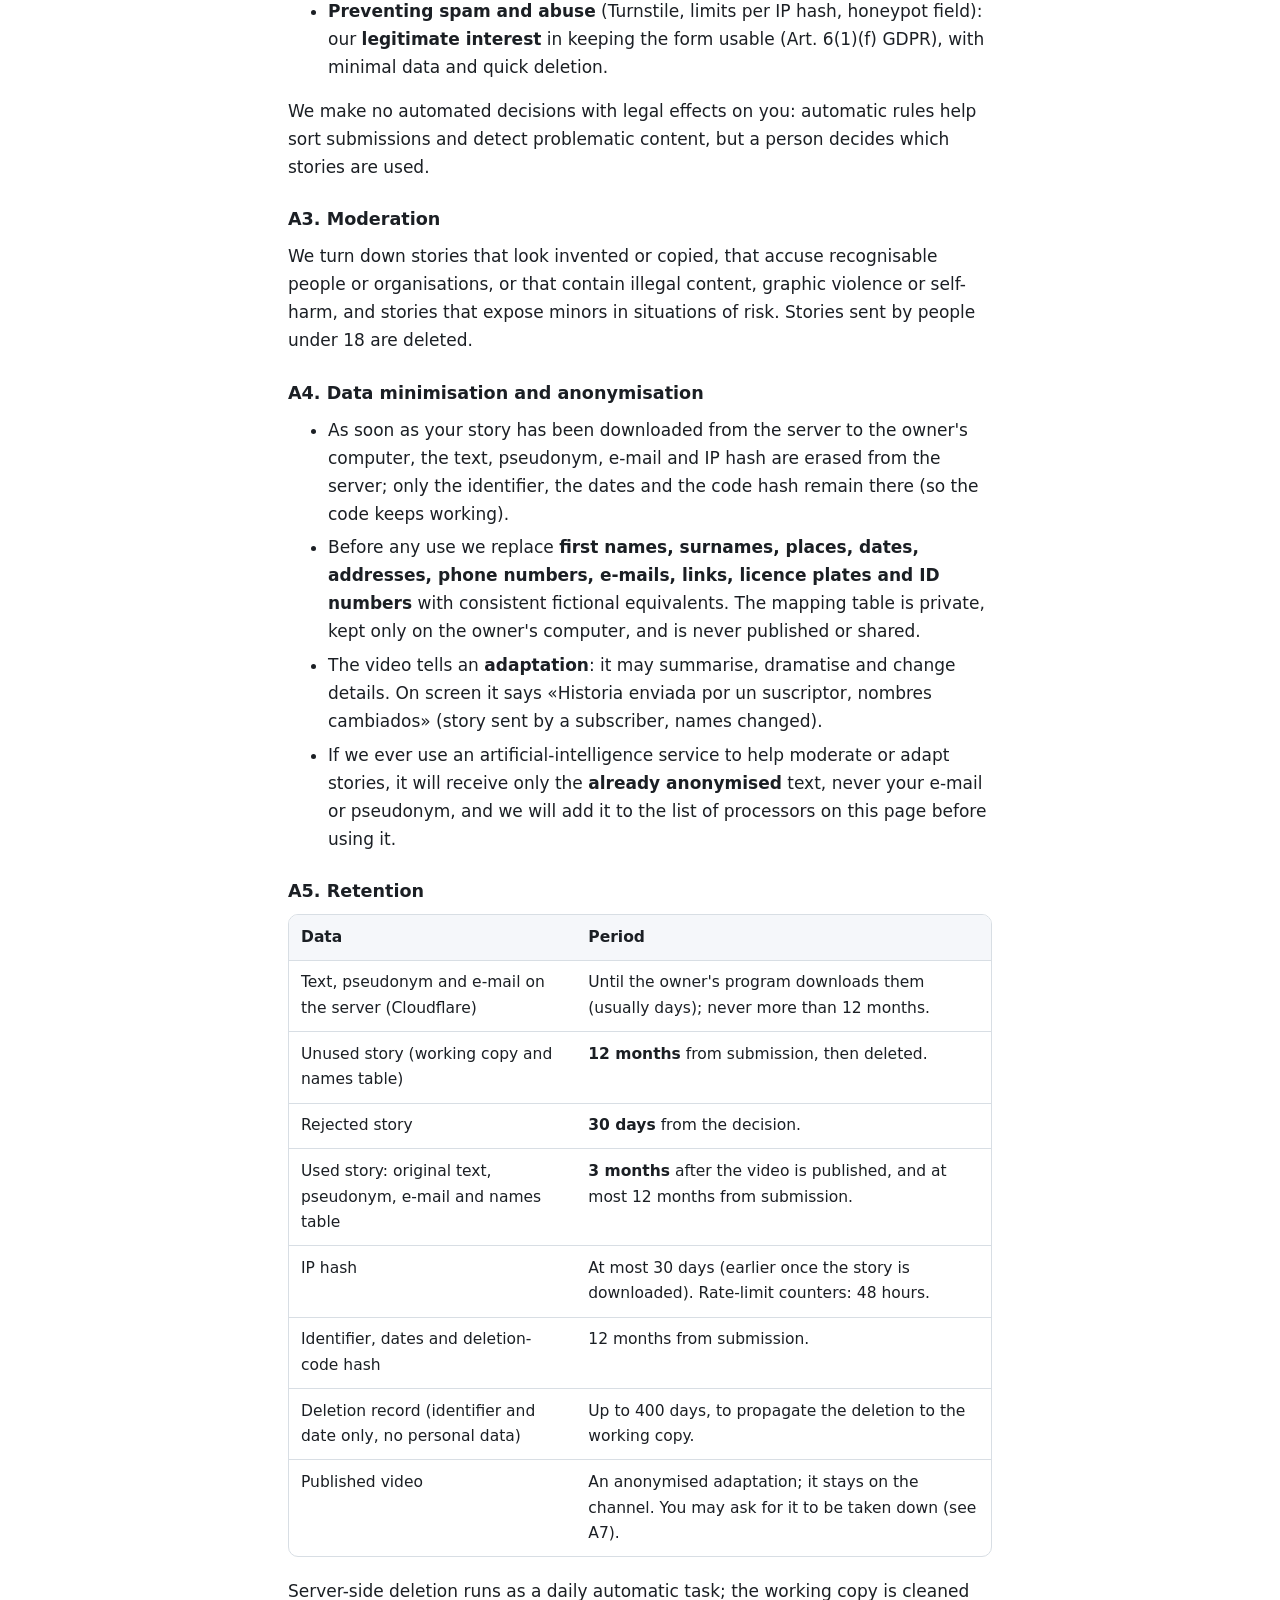
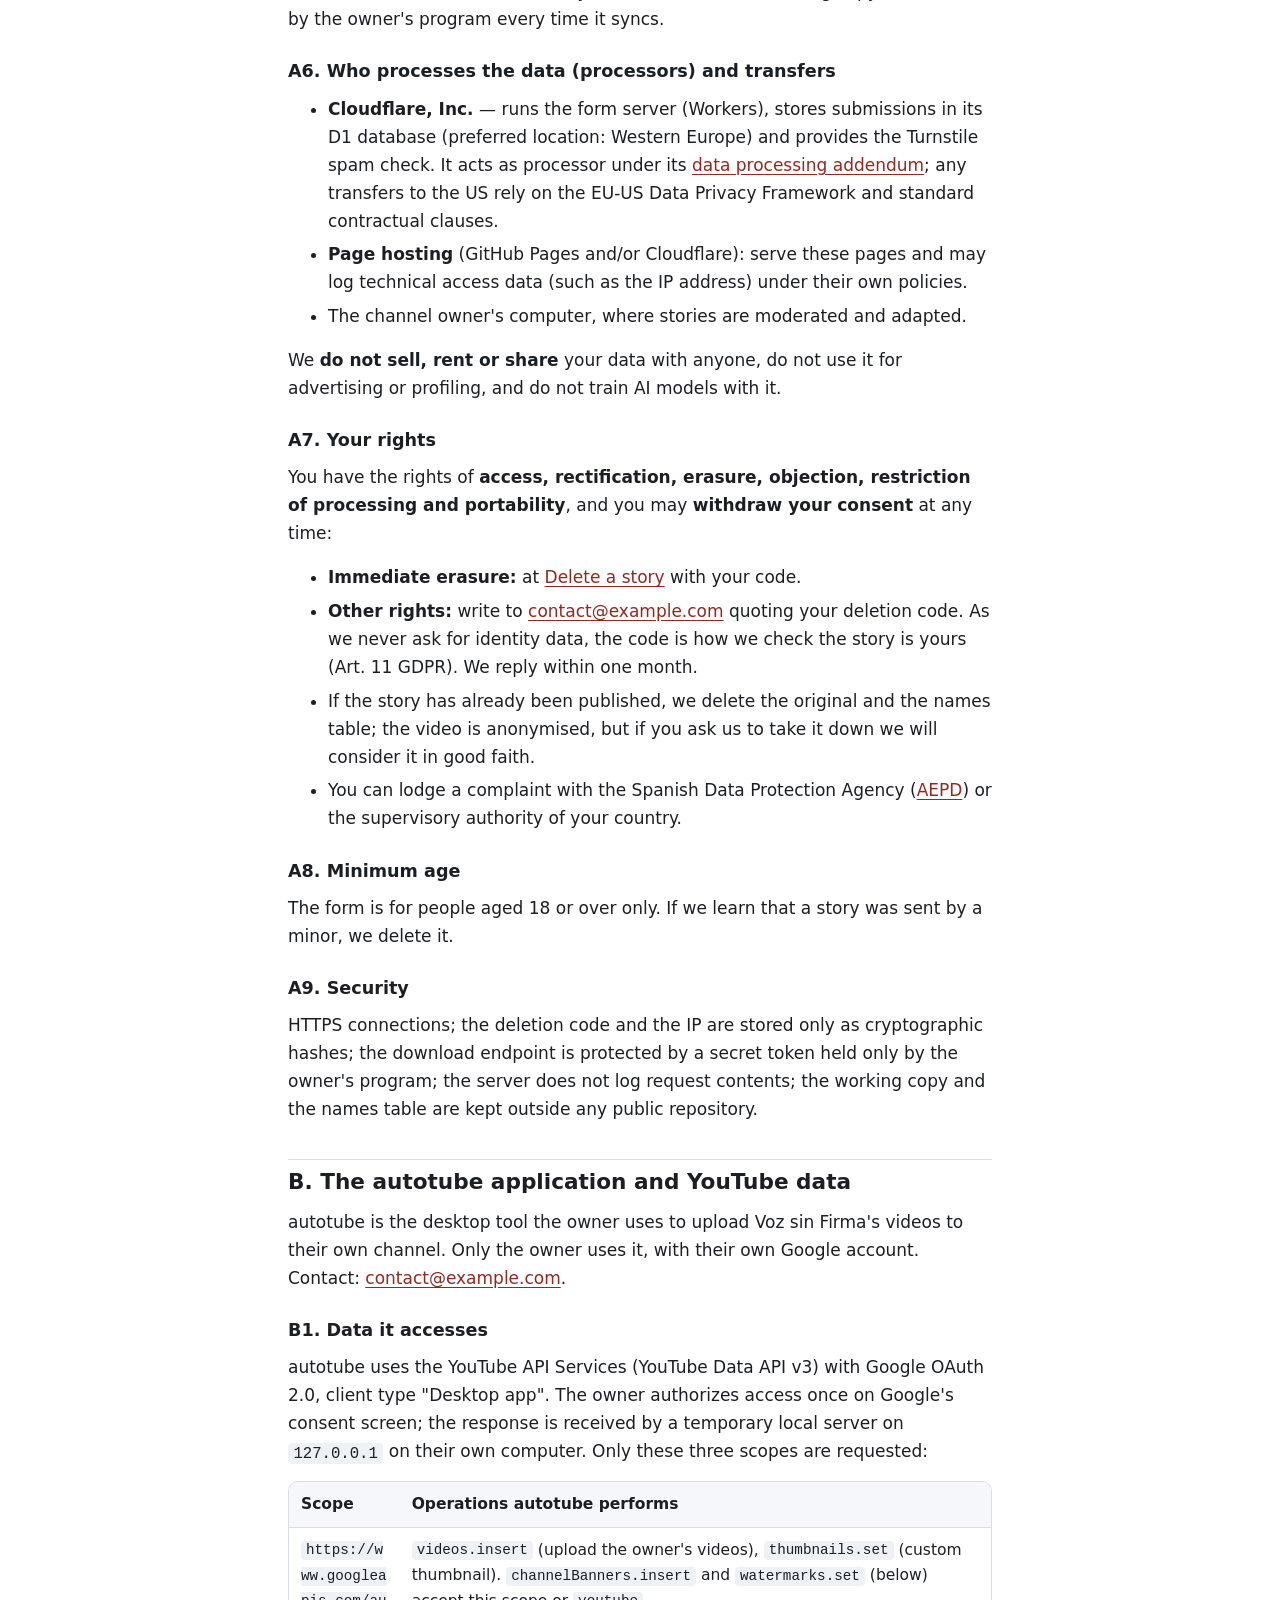
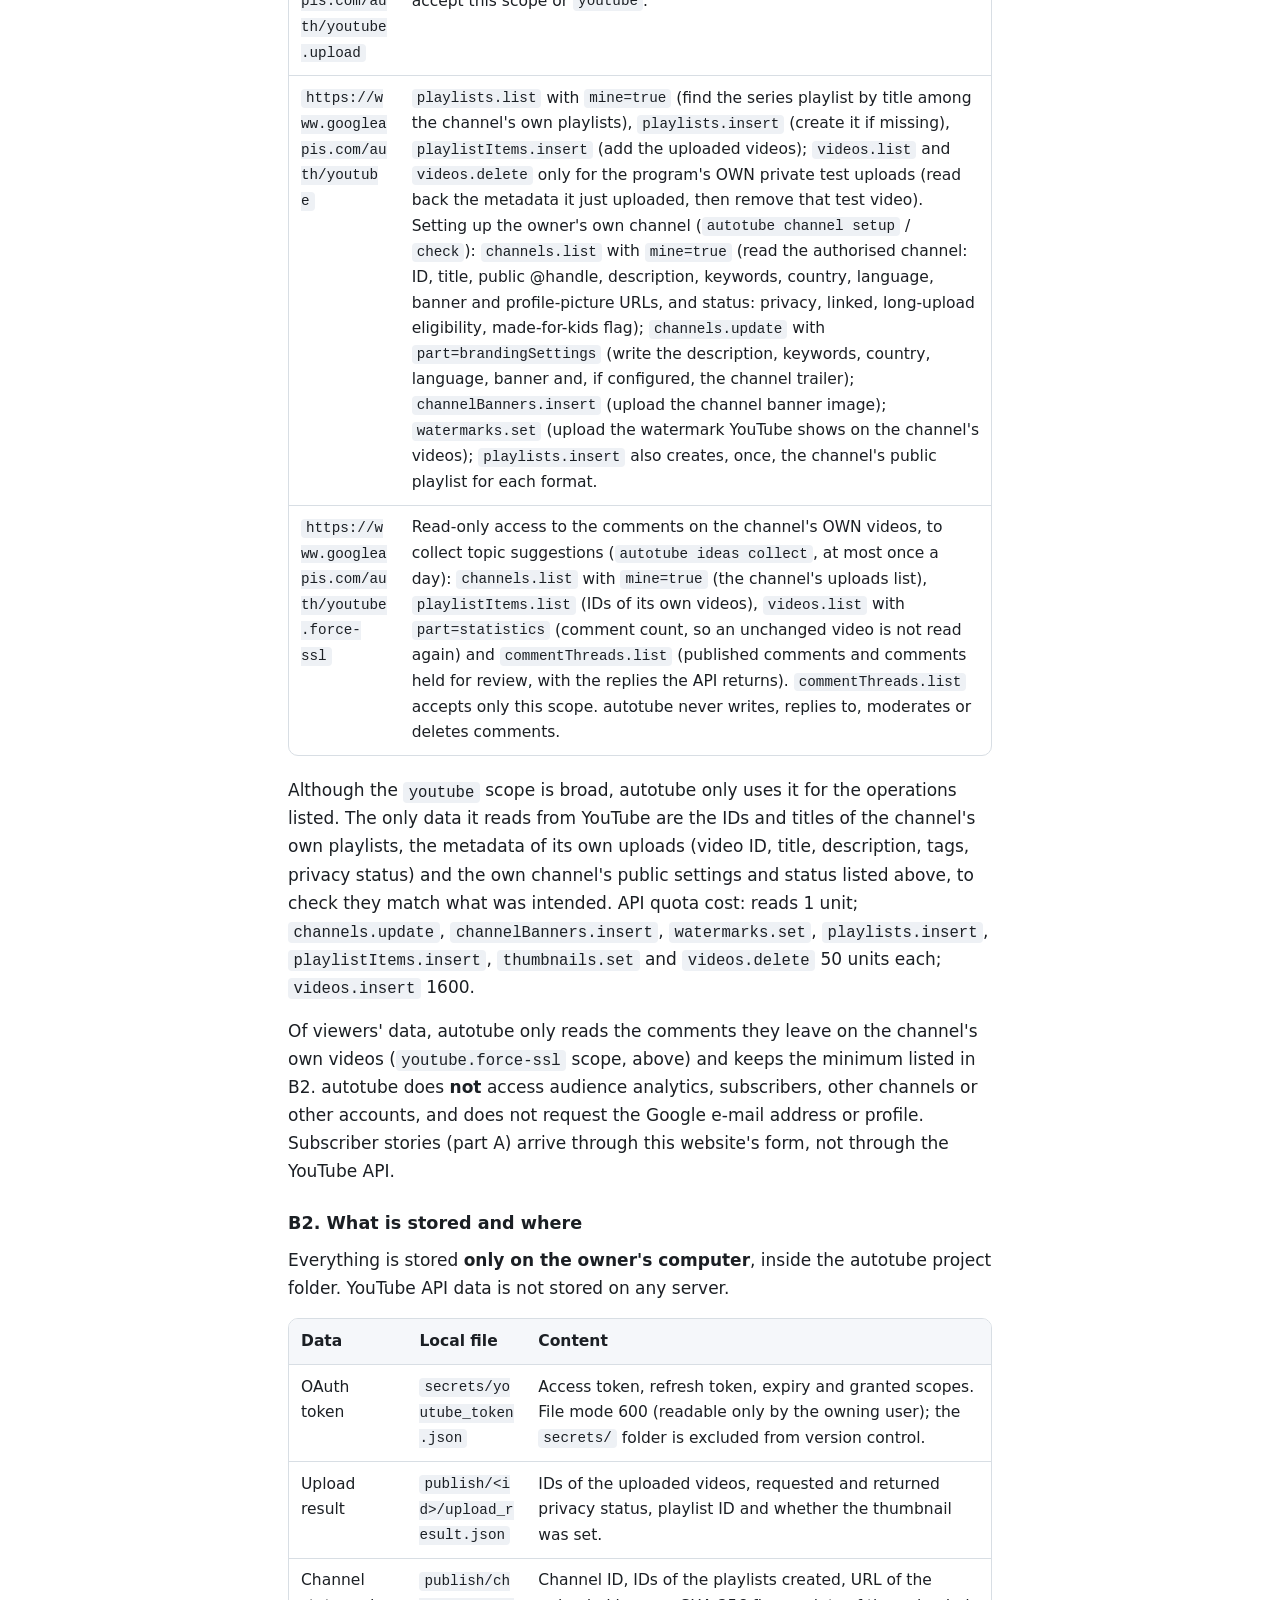
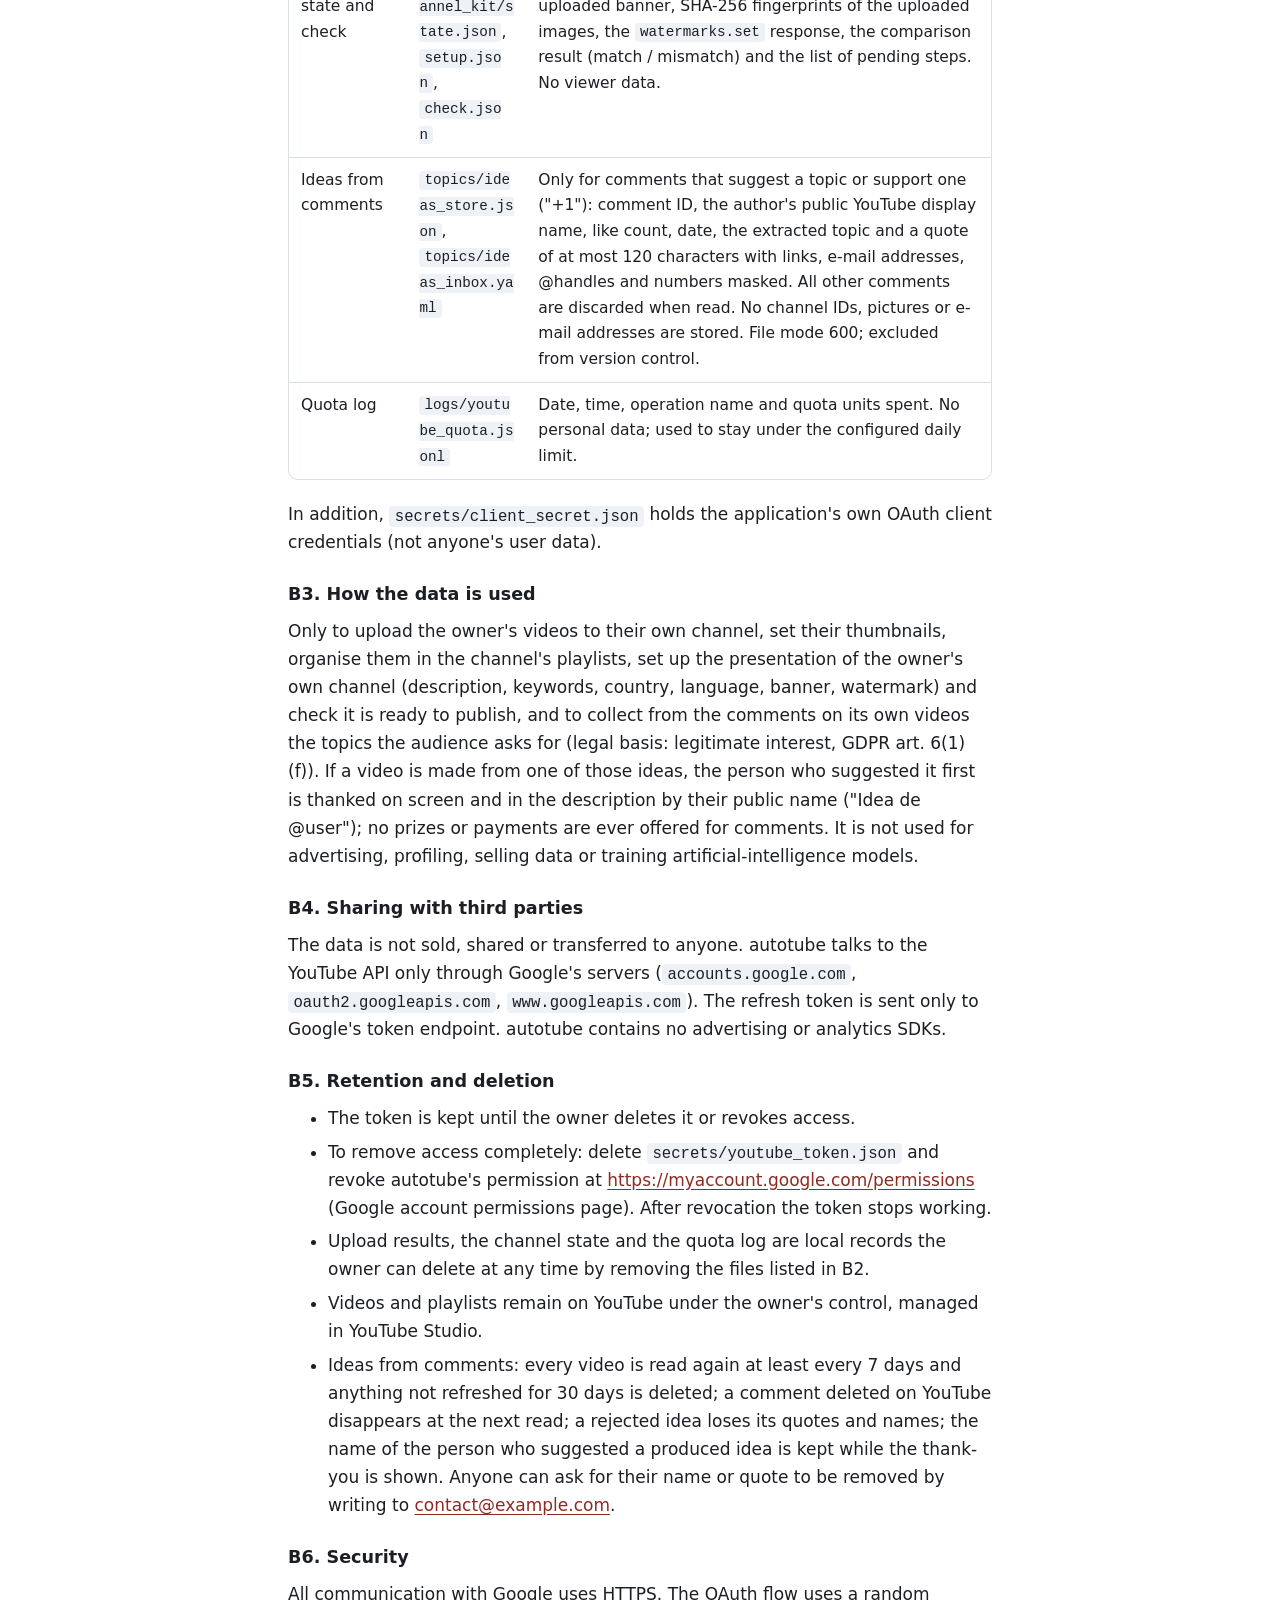
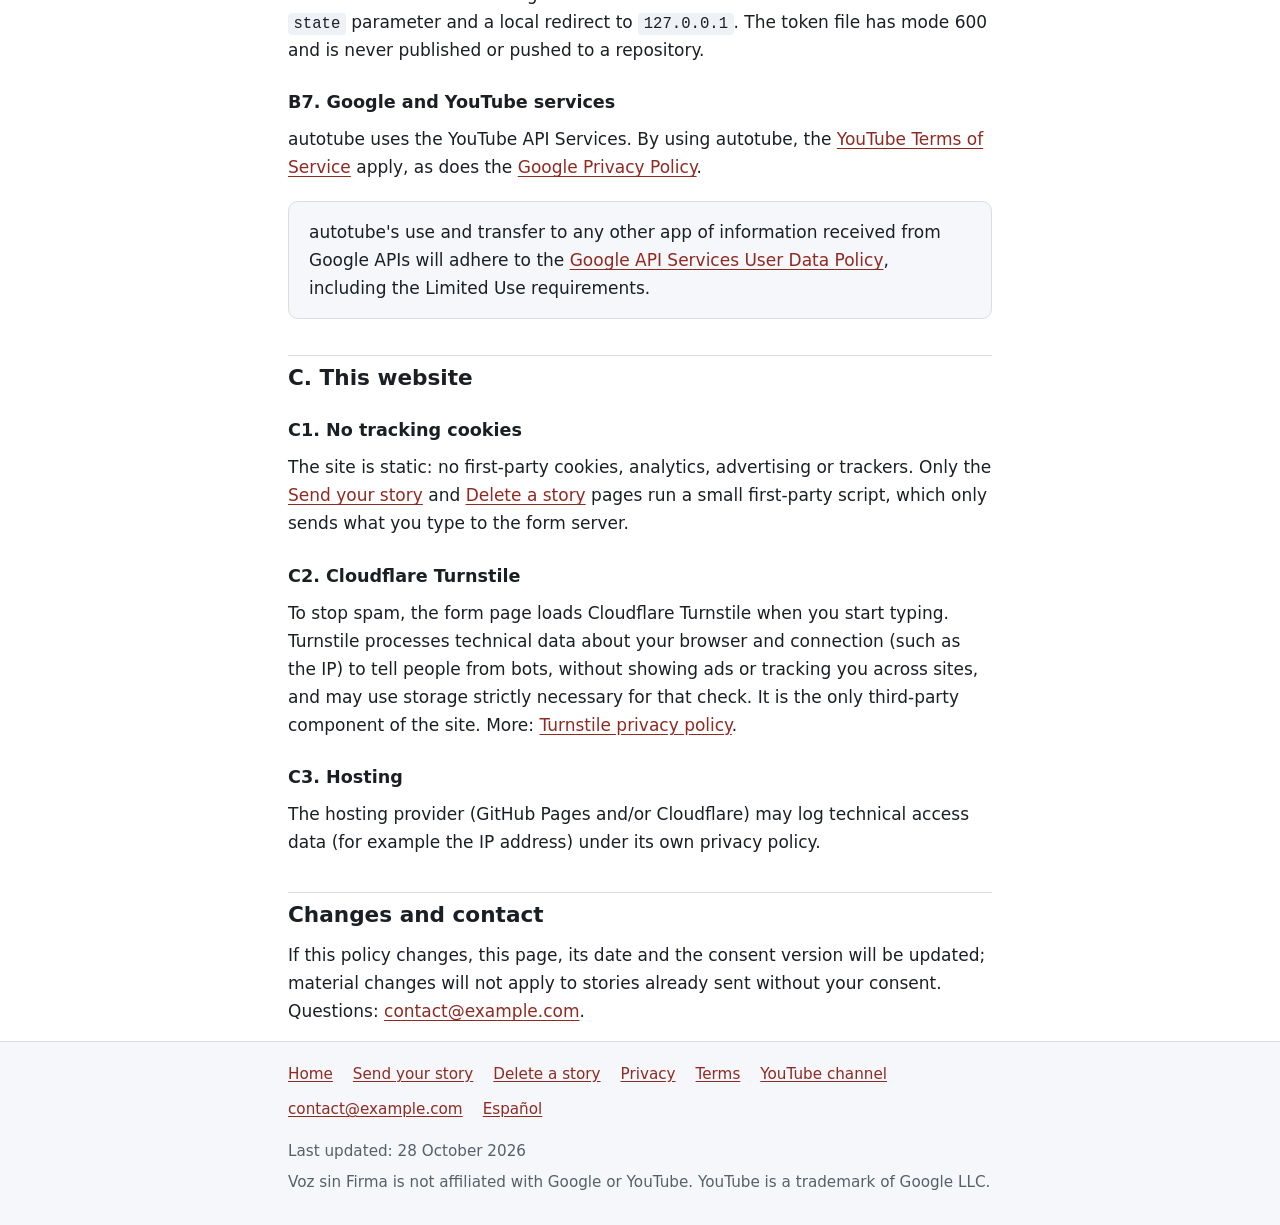
<file: en/privacy.html>
<!doctype html>
<html lang="en">
<head>
<meta charset="utf-8">
<meta name="viewport" content="width=device-width, initial-scale=1">
<meta name="color-scheme" content="light dark">
<meta http-equiv="Content-Security-Policy" content="default-src 'none'; img-src 'self' data:; style-src 'self'; script-src 'none'; base-uri 'none'; form-action 'none'">
<meta name="referrer" content="no-referrer">
<title>Privacy policy — Voz sin Firma</title>
<meta name="description" content="How Voz sin Firma handles stories sent by subscribers (GDPR) and which YouTube data the autotube application uses. No tracking cookies, no selling of data.">
<link rel="canonical" href="https://dimashelest.github.io/autotube-site/en/privacy.html">
<link rel="alternate" hreflang="es" href="https://dimashelest.github.io/autotube-site/privacy.html">
<link rel="alternate" hreflang="en" href="https://dimashelest.github.io/autotube-site/en/privacy.html">
<link rel="alternate" hreflang="x-default" href="https://dimashelest.github.io/autotube-site/privacy.html">
<link rel="icon" href="../favicon.svg" type="image/svg+xml">
<link rel="stylesheet" href="../style.css">
</head>
<body>
<a class="skip" href="#main">Skip to content</a>
<header class="site-header">
  <div class="wrap">
    <a class="brand" href="index.html"><img src="../favicon.svg" alt="" width="28" height="28">Voz sin Firma</a>
    <nav class="site-nav" aria-label="Main">
      <ul>
        <li><a href="index.html">Home</a></li>
        <li><a href="submit.html">Send your story</a></li>
        <li><a href="privacy.html" aria-current="page">Privacy</a></li>
        <li><a href="terms.html">Terms</a></li>
        <li><a class="lang" href="../privacy.html" hreflang="es" lang="es">Español</a></li>
      </ul>
    </nav>
  </div>
</header>

<main id="main" class="wrap">
  <h1>Privacy policy</h1>
  <p class="meta">Last updated: <time datetime="2026-10-28">28 October 2026</time> · consent version <code>2026-10-27</code></p>
  <p class="lead">This policy covers three things: (A) the <a href="#stories">stories subscribers send us</a> through the form, (B) the <a href="#autotube">autotube application</a> and YouTube API data, and (C) <a href="#web">this website</a>. In short: we ask for the minimum, anonymise it before use, delete it early, and never sell or share it. The Spanish version is the reference text.</p>

  <h2 id="controller">1. Controller</h2>
  <p>Data controller: <strong>[controller&#x27;s name — pending]</strong>, owner of the Voz sin Firma channel (<a href="https://www.youtube.com/@your-channel">https://www.youtube.com/@your-channel</a>). Contact for any privacy matter: <a href="mailto:contact@example.com">contact@example.com</a>.</p>

  <h2 id="stories">A. Subscriber stories</h2>

  <h3 id="a-data">A1. What data we process</h3>
  <div class="table-wrap">
    <table>
      <thead><tr><th scope="col">Data</th><th scope="col">Required?</th><th scope="col">Why</th></tr></thead>
      <tbody>
        <tr><td>The text of your story</td><td>Yes</td><td>To assess it and, if we pick it, adapt it and publish it anonymised.</td></tr>
        <tr><td>Pseudonym</td><td>No</td><td>To mention you in the video ("Thanks to …"), only if you give one.</td></tr>
        <tr><td>E-mail address</td><td>No</td><td>To write to you if something in the story needs clarifying. Never advertising or automatic messages.</td></tr>
        <tr><td>Your 18+ and consent confirmations, their date and the version of this text</td><td>Yes</td><td>To demonstrate your consent (Art. 7(1) GDPR).</td></tr>
        <tr><td>A hash of your IP (HMAC-SHA-256 with a secret key, truncated)</td><td>Automatic</td><td>To limit submissions per hour and per day. The IP address itself is not stored.</td></tr>
        <tr><td>Hash of the deletion code (SHA-256)</td><td>Automatic</td><td>So that you can delete your story. The code is shown only to you, once.</td></tr>
        <tr><td>Turnstile verification result</td><td>Automatic</td><td>To check the submission is not from a bot (see <a href="#c-turnstile">C2</a>).</td></tr>
      </tbody>
    </table>
  </div>
  <p>We do not ask for your name, there are no user accounts and no first-party cookies. Please <strong>do not include data that identifies other people</strong>; if you do, we replace it (see A4). If your story contains special-category data about yourself (for example about your health), by sending it you explicitly consent to its processing for this purpose (Art. 9(2)(a) GDPR); you can leave such details out or keep them general.</p>

  <h3 id="a-basis">A2. Purpose and legal basis</h3>
  <ul>
    <li><strong>Assessing, adapting and publishing your story in anonymised form</strong> in the channel's videos: your <strong>consent</strong> (Art. 6(1)(a) GDPR), given by ticking the box on the form. You can withdraw it at any time by deleting the story with your code or by writing to us; withdrawal does not affect what was done before.</li>
    <li><strong>Preventing spam and abuse</strong> (Turnstile, limits per IP hash, honeypot field): our <strong>legitimate interest</strong> in keeping the form usable (Art. 6(1)(f) GDPR), with minimal data and quick deletion.</li>
  </ul>
  <p>We make no automated decisions with legal effects on you: automatic rules help sort submissions and detect problematic content, but a person decides which stories are used.</p>

  <h3 id="a-moderation">A3. Moderation</h3>
  <p>We turn down stories that look invented or copied, that accuse recognisable people or organisations, or that contain illegal content, graphic violence or self-harm, and stories that expose minors in situations of risk. Stories sent by people under 18 are deleted.</p>

  <h3 id="a-minimisation">A4. Data minimisation and anonymisation</h3>
  <ul>
    <li>As soon as your story has been downloaded from the server to the owner's computer, the text, pseudonym, e-mail and IP hash are erased from the server; only the identifier, the dates and the code hash remain there (so the code keeps working).</li>
    <li>Before any use we replace <strong>first names, surnames, places, dates, addresses, phone numbers, e-mails, links, licence plates and ID numbers</strong> with consistent fictional equivalents. The mapping table is private, kept only on the owner's computer, and is never published or shared.</li>
    <li>The video tells an <strong>adaptation</strong>: it may summarise, dramatise and change details. On screen it says «Historia enviada por un suscriptor, nombres cambiados» (story sent by a subscriber, names changed).</li>
    <li>If we ever use an artificial-intelligence service to help moderate or adapt stories, it will receive only the <strong>already anonymised</strong> text, never your e-mail or pseudonym, and we will add it to the list of processors on this page before using it.</li>
  </ul>

  <h3 id="a-retention">A5. Retention</h3>
  <div class="table-wrap">
    <table>
      <thead><tr><th scope="col">Data</th><th scope="col">Period</th></tr></thead>
      <tbody>
        <tr><td>Text, pseudonym and e-mail on the server (Cloudflare)</td><td>Until the owner's program downloads them (usually days); never more than 12 months.</td></tr>
        <tr><td>Unused story (working copy and names table)</td><td><strong>12 months</strong> from submission, then deleted.</td></tr>
        <tr><td>Rejected story</td><td><strong>30 days</strong> from the decision.</td></tr>
        <tr><td>Used story: original text, pseudonym, e-mail and names table</td><td><strong>3 months</strong> after the video is published, and at most 12 months from submission.</td></tr>
        <tr><td>IP hash</td><td>At most 30 days (earlier once the story is downloaded). Rate-limit counters: 48 hours.</td></tr>
        <tr><td>Identifier, dates and deletion-code hash</td><td>12 months from submission.</td></tr>
        <tr><td>Deletion record (identifier and date only, no personal data)</td><td>Up to 400 days, to propagate the deletion to the working copy.</td></tr>
        <tr><td>Published video</td><td>An anonymised adaptation; it stays on the channel. You may ask for it to be taken down (see A7).</td></tr>
      </tbody>
    </table>
  </div>
  <p>Server-side deletion runs as a daily automatic task; the working copy is cleaned by the owner's program every time it syncs.</p>

  <h3 id="a-processors">A6. Who processes the data (processors) and transfers</h3>
  <ul>
    <li><strong>Cloudflare, Inc.</strong> — runs the form server (Workers), stores submissions in its D1 database (preferred location: Western Europe) and provides the Turnstile spam check. It acts as processor under its <a href="https://www.cloudflare.com/cloudflare-customer-dpa/">data processing addendum</a>; any transfers to the US rely on the EU-US Data Privacy Framework and standard contractual clauses.</li>
    <li><strong>Page hosting</strong> (GitHub Pages and/or Cloudflare): serve these pages and may log technical access data (such as the IP address) under their own policies.</li>
    <li>The channel owner's computer, where stories are moderated and adapted.</li>
  </ul>
  <p>We <strong>do not sell, rent or share</strong> your data with anyone, do not use it for advertising or profiling, and do not train AI models with it.</p>

  <h3 id="a-rights">A7. Your rights</h3>
  <p>You have the rights of <strong>access, rectification, erasure, objection, restriction of processing and portability</strong>, and you may <strong>withdraw your consent</strong> at any time:</p>
  <ul>
    <li><strong>Immediate erasure:</strong> at <a href="delete.html">Delete a story</a> with your code.</li>
    <li><strong>Other rights:</strong> write to <a href="mailto:contact@example.com">contact@example.com</a> quoting your deletion code. As we never ask for identity data, the code is how we check the story is yours (Art. 11 GDPR). We reply within one month.</li>
    <li>If the story has already been published, we delete the original and the names table; the video is anonymised, but if you ask us to take it down we will consider it in good faith.</li>
    <li>You can lodge a complaint with the Spanish Data Protection Agency (<a href="https://www.aepd.es/">AEPD</a>) or the supervisory authority of your country.</li>
  </ul>

  <h3 id="a-age">A8. Minimum age</h3>
  <p>The form is for people aged 18 or over only. If we learn that a story was sent by a minor, we delete it.</p>

  <h3 id="a-security">A9. Security</h3>
  <p>HTTPS connections; the deletion code and the IP are stored only as cryptographic hashes; the download endpoint is protected by a secret token held only by the owner's program; the server does not log request contents; the working copy and the names table are kept outside any public repository.</p>

  <h2 id="autotube">B. The autotube application and YouTube data</h2>
  <p>autotube is the desktop tool the owner uses to upload Voz sin Firma's videos to their own channel. Only the owner uses it, with their own Google account. Contact: <a href="mailto:contact@example.com">contact@example.com</a>.</p>

  <h3 id="access">B1. Data it accesses</h3>
  <p>autotube uses the YouTube API Services (YouTube Data API v3) with Google OAuth 2.0, client type "Desktop app". The owner authorizes access once on Google's consent screen; the response is received by a temporary local server on <code>127.0.0.1</code> on their own computer. Only these three scopes are requested:</p>
  <div class="table-wrap">
    <table>
      <thead><tr><th scope="col">Scope</th><th scope="col">Operations autotube performs</th></tr></thead>
      <tbody>
        <tr><td><code>https://www.googleapis.com/auth/youtube.upload</code></td><td><code>videos.insert</code> (upload the owner's videos), <code>thumbnails.set</code> (custom thumbnail). <code>channelBanners.insert</code> and <code>watermarks.set</code> (below) accept this scope or <code>youtube</code>.</td></tr>
        <tr><td><code>https://www.googleapis.com/auth/youtube</code></td><td><code>playlists.list</code> with <code>mine=true</code> (find the series playlist by title among the channel's own playlists), <code>playlists.insert</code> (create it if missing), <code>playlistItems.insert</code> (add the uploaded videos); <code>videos.list</code> and <code>videos.delete</code> only for the program's OWN private test uploads (read back the metadata it just uploaded, then remove that test video).<br>Setting up the owner's own channel (<code>autotube channel setup</code> / <code>check</code>): <code>channels.list</code> with <code>mine=true</code> (read the authorised channel: ID, title, public @handle, description, keywords, country, language, banner and profile-picture URLs, and status: privacy, linked, long-upload eligibility, made-for-kids flag); <code>channels.update</code> with <code>part=brandingSettings</code> (write the description, keywords, country, language, banner and, if configured, the channel trailer); <code>channelBanners.insert</code> (upload the channel banner image); <code>watermarks.set</code> (upload the watermark YouTube shows on the channel's videos); <code>playlists.insert</code> also creates, once, the channel's public playlist for each format.</td></tr>
        <tr><td><code>https://www.googleapis.com/auth/youtube.force-ssl</code></td><td>Read-only access to the comments on the channel's OWN videos, to collect topic suggestions (<code>autotube ideas collect</code>, at most once a day): <code>channels.list</code> with <code>mine=true</code> (the channel's uploads list), <code>playlistItems.list</code> (IDs of its own videos), <code>videos.list</code> with <code>part=statistics</code> (comment count, so an unchanged video is not read again) and <code>commentThreads.list</code> (published comments and comments held for review, with the replies the API returns). <code>commentThreads.list</code> accepts only this scope. autotube never writes, replies to, moderates or deletes comments.</td></tr>
      </tbody>
    </table>
  </div>
  <p>Although the <code>youtube</code> scope is broad, autotube only uses it for the operations listed. The only data it reads from YouTube are the IDs and titles of the channel's own playlists, the metadata of its own uploads (video ID, title, description, tags, privacy status) and the own channel's public settings and status listed above, to check they match what was intended. API quota cost: reads 1 unit; <code>channels.update</code>, <code>channelBanners.insert</code>, <code>watermarks.set</code>, <code>playlists.insert</code>, <code>playlistItems.insert</code>, <code>thumbnails.set</code> and <code>videos.delete</code> 50 units each; <code>videos.insert</code> 1600.</p>
  <p>Of viewers' data, autotube only reads the comments they leave on the channel's own videos (<code>youtube.force-ssl</code> scope, above) and keeps the minimum listed in B2. autotube does <strong>not</strong> access audience analytics, subscribers, other channels or other accounts, and does not request the Google e-mail address or profile. Subscriber stories (part A) arrive through this website's form, not through the YouTube API.</p>

  <h3 id="storage">B2. What is stored and where</h3>
  <p>Everything is stored <strong>only on the owner's computer</strong>, inside the autotube project folder. YouTube API data is not stored on any server.</p>
  <div class="table-wrap">
    <table>
      <thead><tr><th scope="col">Data</th><th scope="col">Local file</th><th scope="col">Content</th></tr></thead>
      <tbody>
        <tr><td>OAuth token</td><td><code>secrets/youtube_token.json</code></td><td>Access token, refresh token, expiry and granted scopes. File mode 600 (readable only by the owning user); the <code>secrets/</code> folder is excluded from version control.</td></tr>
        <tr><td>Upload result</td><td><code>publish/&lt;id&gt;/upload_result.json</code></td><td>IDs of the uploaded videos, requested and returned privacy status, playlist ID and whether the thumbnail was set.</td></tr>
        <tr><td>Channel state and check</td><td><code>publish/channel_kit/state.json</code>, <code>setup.json</code>, <code>check.json</code></td><td>Channel ID, IDs of the playlists created, URL of the uploaded banner, SHA-256 fingerprints of the uploaded images, the <code>watermarks.set</code> response, the comparison result (match / mismatch) and the list of pending steps. No viewer data.</td></tr>
        <tr><td>Ideas from comments</td><td><code>topics/ideas_store.json</code>, <code>topics/ideas_inbox.yaml</code></td><td>Only for comments that suggest a topic or support one ("+1"): comment ID, the author's public YouTube display name, like count, date, the extracted topic and a quote of at most 120 characters with links, e-mail addresses, @handles and numbers masked. All other comments are discarded when read. No channel IDs, pictures or e-mail addresses are stored. File mode 600; excluded from version control.</td></tr>
        <tr><td>Quota log</td><td><code>logs/youtube_quota.jsonl</code></td><td>Date, time, operation name and quota units spent. No personal data; used to stay under the configured daily limit.</td></tr>
      </tbody>
    </table>
  </div>
  <p>In addition, <code>secrets/client_secret.json</code> holds the application's own OAuth client credentials (not anyone's user data).</p>

  <h3 id="use">B3. How the data is used</h3>
  <p>Only to upload the owner's videos to their own channel, set their thumbnails, organise them in the channel's playlists, set up the presentation of the owner's own channel (description, keywords, country, language, banner, watermark) and check it is ready to publish, and to collect from the comments on its own videos the topics the audience asks for (legal basis: legitimate interest, GDPR art. 6(1)(f)). If a video is made from one of those ideas, the person who suggested it first is thanked on screen and in the description by their public name ("Idea de @user"); no prizes or payments are ever offered for comments. It is not used for advertising, profiling, selling data or training artificial-intelligence models.</p>

  <h3 id="sharing">B4. Sharing with third parties</h3>
  <p>The data is not sold, shared or transferred to anyone. autotube talks to the YouTube API only through Google's servers (<code>accounts.google.com</code>, <code>oauth2.googleapis.com</code>, <code>www.googleapis.com</code>). The refresh token is sent only to Google's token endpoint. autotube contains no advertising or analytics SDKs.</p>

  <h3 id="retention">B5. Retention and deletion</h3>
  <ul>
    <li>The token is kept until the owner deletes it or revokes access.</li>
    <li>To remove access completely: delete <code>secrets/youtube_token.json</code> and revoke autotube's permission at <a href="https://myaccount.google.com/permissions">https://myaccount.google.com/permissions</a> (Google account permissions page). After revocation the token stops working.</li>
    <li>Upload results, the channel state and the quota log are local records the owner can delete at any time by removing the files listed in B2.</li>
    <li>Videos and playlists remain on YouTube under the owner's control, managed in YouTube Studio.</li>
    <li>Ideas from comments: every video is read again at least every 7 days and anything not refreshed for 30 days is deleted; a comment deleted on YouTube disappears at the next read; a rejected idea loses its quotes and names; the name of the person who suggested a produced idea is kept while the thank-you is shown. Anyone can ask for their name or quote to be removed by writing to <a href="mailto:contact@example.com">contact@example.com</a>.</li>
  </ul>

  <h3 id="security">B6. Security</h3>
  <p>All communication with Google uses HTTPS. The OAuth flow uses a random <code>state</code> parameter and a local redirect to <code>127.0.0.1</code>. The token file has mode 600 and is never published or pushed to a repository.</p>

  <h3 id="google">B7. Google and YouTube services</h3>
  <p>autotube uses the YouTube API Services. By using autotube, the <a href="https://www.youtube.com/t/terms">YouTube Terms of Service</a> apply, as does the <a href="https://policies.google.com/privacy">Google Privacy Policy</a>.</p>
  <div class="card">
    <p>autotube's use and transfer to any other app of information received from Google APIs will adhere to the <a href="https://developers.google.com/terms/api-services-user-data-policy">Google API Services User Data Policy</a>, including the Limited Use requirements.</p>
  </div>

  <h2 id="web">C. This website</h2>
  <h3 id="c-no-cookies">C1. No tracking cookies</h3>
  <p>The site is static: no first-party cookies, analytics, advertising or trackers. Only the <a href="submit.html">Send your story</a> and <a href="delete.html">Delete a story</a> pages run a small first-party script, which only sends what you type to the form server.</p>
  <h3 id="c-turnstile">C2. Cloudflare Turnstile</h3>
  <p>To stop spam, the form page loads Cloudflare Turnstile when you start typing. Turnstile processes technical data about your browser and connection (such as the IP) to tell people from bots, without showing ads or tracking you across sites, and may use storage strictly necessary for that check. It is the only third-party component of the site. More: <a href="https://www.cloudflare.com/turnstile-privacy-policy/">Turnstile privacy policy</a>.</p>
  <h3 id="c-hosting">C3. Hosting</h3>
  <p>The hosting provider (GitHub Pages and/or Cloudflare) may log technical access data (for example the IP address) under its own privacy policy.</p>

  <h2 id="changes">Changes and contact</h2>
  <p>If this policy changes, this page, its date and the consent version will be updated; material changes will not apply to stories already sent without your consent. Questions: <a href="mailto:contact@example.com">contact@example.com</a>.</p>
</main>

<footer class="site-footer">
  <div class="wrap">
    <ul>
      <li><a href="index.html">Home</a></li>
      <li><a href="submit.html">Send your story</a></li>
      <li><a href="delete.html">Delete a story</a></li>
      <li><a href="privacy.html">Privacy</a></li>
      <li><a href="terms.html">Terms</a></li>
      <li><a href="https://www.youtube.com/@your-channel">YouTube channel</a></li>
      <li><a href="mailto:contact@example.com">contact@example.com</a></li>
      <li><a href="../privacy.html" hreflang="es" lang="es">Español</a></li>
    </ul>
    <p>Last updated: <time datetime="2026-10-28">28 October 2026</time></p>
    <p>Voz sin Firma is not affiliated with Google or YouTube. YouTube is a trademark of Google LLC.</p>
  </div>
</footer>
</body>
</html>
</file>
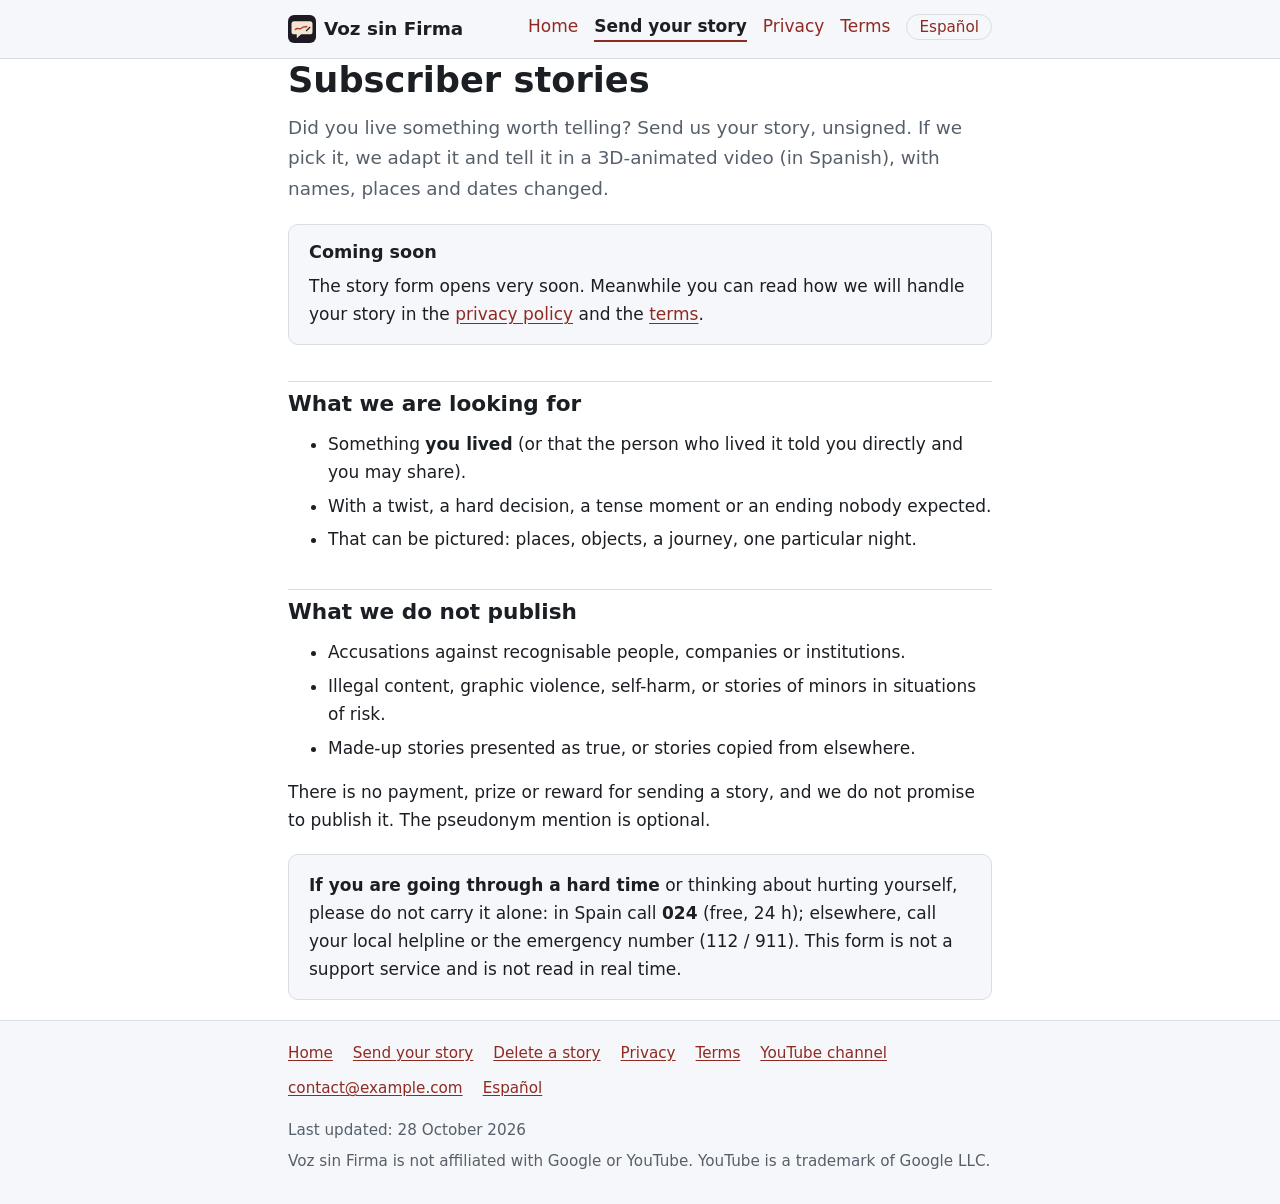
<file: en/submit.html>
<!doctype html>
<html lang="en">
<head>
<meta charset="utf-8">
<meta name="viewport" content="width=device-width, initial-scale=1">
<meta name="color-scheme" content="light dark">
<meta http-equiv="Content-Security-Policy" content="default-src 'none'; img-src 'self' data:; style-src 'self'; script-src 'none'; base-uri 'none'; form-action 'none'">
<meta name="referrer" content="no-referrer">
<title>Send your story — Voz sin Firma</title>
<meta name="description" content="Send a story you lived, anonymously. We adapt it, change the names, and you can delete it any time with your code.">
<link rel="canonical" href="https://dimashelest.github.io/autotube-site/en/submit.html">
<link rel="alternate" hreflang="es" href="https://dimashelest.github.io/autotube-site/enviar.html">
<link rel="alternate" hreflang="en" href="https://dimashelest.github.io/autotube-site/en/submit.html">
<link rel="alternate" hreflang="x-default" href="https://dimashelest.github.io/autotube-site/enviar.html">
<link rel="icon" href="../favicon.svg" type="image/svg+xml">
<link rel="stylesheet" href="../style.css">
</head>
<body>
<a class="skip" href="#main">Skip to content</a>
<header class="site-header">
  <div class="wrap">
    <a class="brand" href="index.html"><img src="../favicon.svg" alt="" width="28" height="28">Voz sin Firma</a>
    <nav class="site-nav" aria-label="Main">
      <ul>
        <li><a href="index.html">Home</a></li>
        <li><a href="submit.html" aria-current="page">Send your story</a></li>
        <li><a href="privacy.html">Privacy</a></li>
        <li><a href="terms.html">Terms</a></li>
        <li><a class="lang" href="../enviar.html" hreflang="es" lang="es">Español</a></li>
      </ul>
    </nav>
  </div>
</header>

<main id="main" class="wrap">
  <h1>Subscriber stories</h1>
  <p class="lead">Did you live something worth telling? Send us your story, unsigned. If we pick it, we adapt it and tell it in a 3D-animated video (in Spanish), with names, places and dates changed.</p>


  <div class="card soon">
    <h2 class="h-small">Coming soon</h2>
    <p>The story form opens very soon. Meanwhile you can read how we will handle your story in the <a href="privacy.html#stories">privacy policy</a> and the <a href="terms.html#stories">terms</a>.</p>
  </div>


  <h2 id="wanted">What we are looking for</h2>
  <ul>
    <li>Something <strong>you lived</strong> (or that the person who lived it told you directly and you may share).</li>
    <li>With a twist, a hard decision, a tense moment or an ending nobody expected.</li>
    <li>That can be pictured: places, objects, a journey, one particular night.</li>
  </ul>

  <h2 id="not">What we do not publish</h2>
  <ul>
    <li>Accusations against recognisable people, companies or institutions.</li>
    <li>Illegal content, graphic violence, self-harm, or stories of minors in situations of risk.</li>
    <li>Made-up stories presented as true, or stories copied from elsewhere.</li>
  </ul>
  <p>There is no payment, prize or reward for sending a story, and we do not promise to publish it. The pseudonym mention is optional.</p>

  <div class="card">
    <p><strong>If you are going through a hard time</strong> or thinking about hurting yourself, please do not carry it alone: in Spain call <strong>024</strong> (free, 24 h); elsewhere, call your local helpline or the emergency number (112 / 911). This form is not a support service and is not read in real time.</p>
  </div>
</main>

<footer class="site-footer">
  <div class="wrap">
    <ul>
      <li><a href="index.html">Home</a></li>
      <li><a href="submit.html">Send your story</a></li>
      <li><a href="delete.html">Delete a story</a></li>
      <li><a href="privacy.html">Privacy</a></li>
      <li><a href="terms.html">Terms</a></li>
      <li><a href="https://www.youtube.com/@your-channel">YouTube channel</a></li>
      <li><a href="mailto:contact@example.com">contact@example.com</a></li>
      <li><a href="../enviar.html" hreflang="es" lang="es">Español</a></li>
    </ul>
    <p>Last updated: <time datetime="2026-10-28">28 October 2026</time></p>
    <p>Voz sin Firma is not affiliated with Google or YouTube. YouTube is a trademark of Google LLC.</p>
  </div>
</footer>
</body>
</html>
</file>
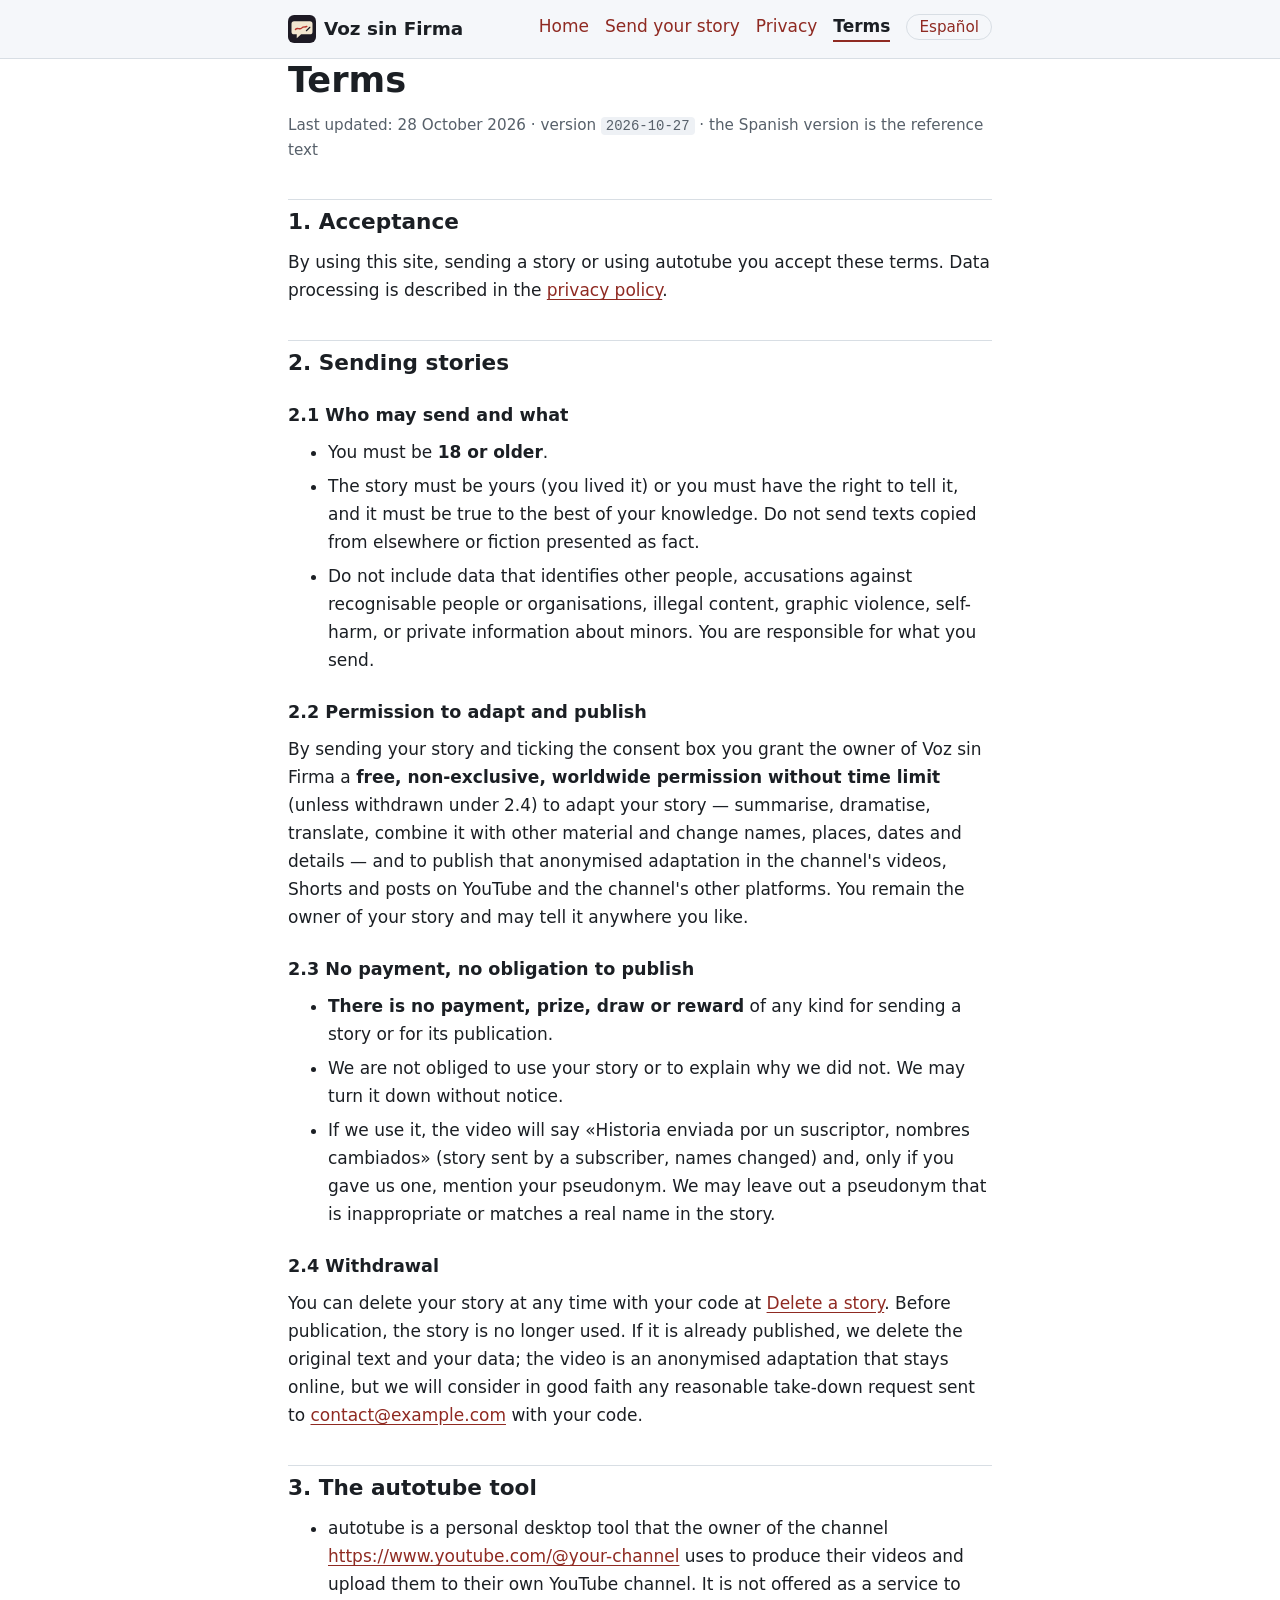
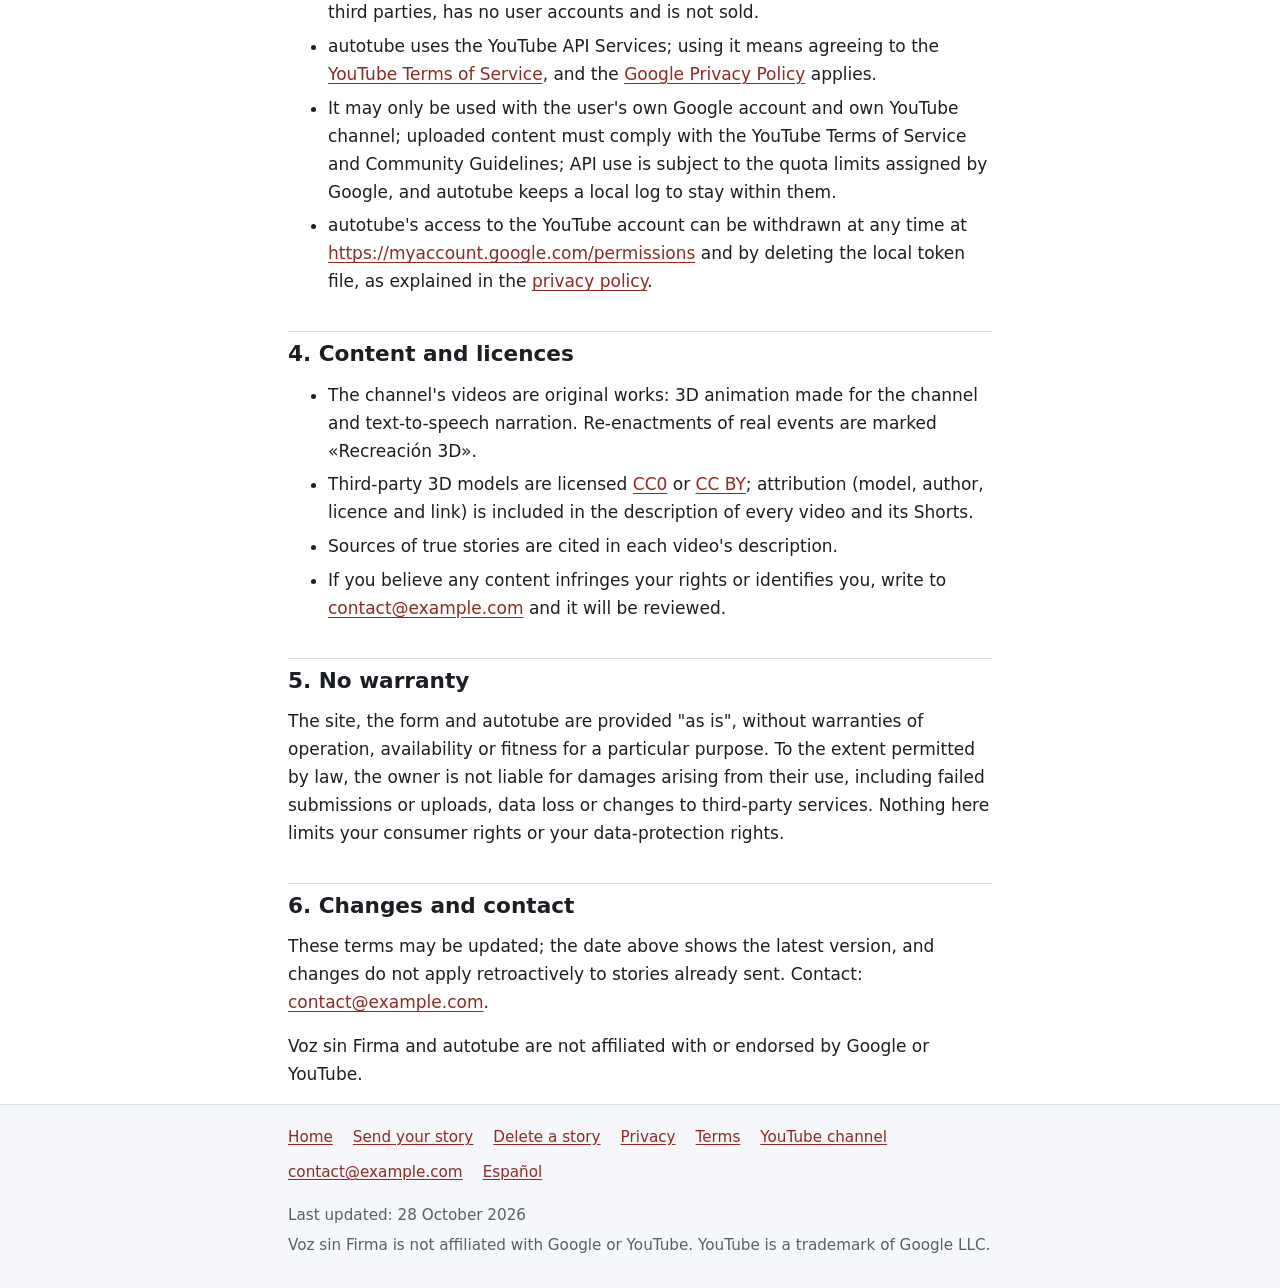
<file: en/terms.html>
<!doctype html>
<html lang="en">
<head>
<meta charset="utf-8">
<meta name="viewport" content="width=device-width, initial-scale=1">
<meta name="color-scheme" content="light dark">
<meta http-equiv="Content-Security-Policy" content="default-src 'none'; img-src 'self' data:; style-src 'self'; script-src 'none'; base-uri 'none'; form-action 'none'">
<meta name="referrer" content="no-referrer">
<title>Terms — Voz sin Firma</title>
<meta name="description" content="Voz sin Firma terms: subscriber story submissions and use of the autotube tool with the YouTube API.">
<link rel="canonical" href="https://dimashelest.github.io/autotube-site/en/terms.html">
<link rel="alternate" hreflang="es" href="https://dimashelest.github.io/autotube-site/terms.html">
<link rel="alternate" hreflang="en" href="https://dimashelest.github.io/autotube-site/en/terms.html">
<link rel="alternate" hreflang="x-default" href="https://dimashelest.github.io/autotube-site/terms.html">
<link rel="icon" href="../favicon.svg" type="image/svg+xml">
<link rel="stylesheet" href="../style.css">
</head>
<body>
<a class="skip" href="#main">Skip to content</a>
<header class="site-header">
  <div class="wrap">
    <a class="brand" href="index.html"><img src="../favicon.svg" alt="" width="28" height="28">Voz sin Firma</a>
    <nav class="site-nav" aria-label="Main">
      <ul>
        <li><a href="index.html">Home</a></li>
        <li><a href="submit.html">Send your story</a></li>
        <li><a href="privacy.html">Privacy</a></li>
        <li><a href="terms.html" aria-current="page">Terms</a></li>
        <li><a class="lang" href="../terms.html" hreflang="es" lang="es">Español</a></li>
      </ul>
    </nav>
  </div>
</header>

<main id="main" class="wrap">
  <h1>Terms</h1>
  <p class="meta">Last updated: <time datetime="2026-10-28">28 October 2026</time> · version <code>2026-10-27</code> · the Spanish version is the reference text</p>

  <h2 id="acceptance">1. Acceptance</h2>
  <p>By using this site, sending a story or using autotube you accept these terms. Data processing is described in the <a href="privacy.html">privacy policy</a>.</p>

  <h2 id="stories">2. Sending stories</h2>
  <h3>2.1 Who may send and what</h3>
  <ul>
    <li>You must be <strong>18 or older</strong>.</li>
    <li>The story must be yours (you lived it) or you must have the right to tell it, and it must be true to the best of your knowledge. Do not send texts copied from elsewhere or fiction presented as fact.</li>
    <li>Do not include data that identifies other people, accusations against recognisable people or organisations, illegal content, graphic violence, self-harm, or private information about minors. You are responsible for what you send.</li>
  </ul>
  <h3>2.2 Permission to adapt and publish</h3>
  <p>By sending your story and ticking the consent box you grant the owner of Voz sin Firma a <strong>free, non-exclusive, worldwide permission without time limit</strong> (unless withdrawn under 2.4) to adapt your story — summarise, dramatise, translate, combine it with other material and change names, places, dates and details — and to publish that anonymised adaptation in the channel's videos, Shorts and posts on YouTube and the channel's other platforms. You remain the owner of your story and may tell it anywhere you like.</p>
  <h3>2.3 No payment, no obligation to publish</h3>
  <ul>
    <li><strong>There is no payment, prize, draw or reward</strong> of any kind for sending a story or for its publication.</li>
    <li>We are not obliged to use your story or to explain why we did not. We may turn it down without notice.</li>
    <li>If we use it, the video will say «Historia enviada por un suscriptor, nombres cambiados» (story sent by a subscriber, names changed) and, only if you gave us one, mention your pseudonym. We may leave out a pseudonym that is inappropriate or matches a real name in the story.</li>
  </ul>
  <h3>2.4 Withdrawal</h3>
  <p>You can delete your story at any time with your code at <a href="delete.html">Delete a story</a>. Before publication, the story is no longer used. If it is already published, we delete the original text and your data; the video is an anonymised adaptation that stays online, but we will consider in good faith any reasonable take-down request sent to <a href="mailto:contact@example.com">contact@example.com</a> with your code.</p>

  <h2 id="autotube">3. The autotube tool</h2>
  <ul>
    <li>autotube is a personal desktop tool that the owner of the channel <a href="https://www.youtube.com/@your-channel">https://www.youtube.com/@your-channel</a> uses to produce their videos and upload them to their own YouTube channel. It is not offered as a service to third parties, has no user accounts and is not sold.</li>
    <li>autotube uses the YouTube API Services; using it means agreeing to the <a href="https://www.youtube.com/t/terms">YouTube Terms of Service</a>, and the <a href="https://policies.google.com/privacy">Google Privacy Policy</a> applies.</li>
    <li>It may only be used with the user's own Google account and own YouTube channel; uploaded content must comply with the YouTube Terms of Service and Community Guidelines; API use is subject to the quota limits assigned by Google, and autotube keeps a local log to stay within them.</li>
    <li>autotube's access to the YouTube account can be withdrawn at any time at <a href="https://myaccount.google.com/permissions">https://myaccount.google.com/permissions</a> and by deleting the local token file, as explained in the <a href="privacy.html#retention">privacy policy</a>.</li>
  </ul>

  <h2 id="content">4. Content and licences</h2>
  <ul>
    <li>The channel's videos are original works: 3D animation made for the channel and text-to-speech narration. Re-enactments of real events are marked «Recreación 3D».</li>
    <li>Third-party 3D models are licensed <a href="https://creativecommons.org/publicdomain/zero/1.0/">CC0</a> or <a href="https://creativecommons.org/licenses/by/4.0/">CC BY</a>; attribution (model, author, licence and link) is included in the description of every video and its Shorts.</li>
    <li>Sources of true stories are cited in each video's description.</li>
    <li>If you believe any content infringes your rights or identifies you, write to <a href="mailto:contact@example.com">contact@example.com</a> and it will be reviewed.</li>
  </ul>

  <h2 id="warranty">5. No warranty</h2>
  <p>The site, the form and autotube are provided "as is", without warranties of operation, availability or fitness for a particular purpose. To the extent permitted by law, the owner is not liable for damages arising from their use, including failed submissions or uploads, data loss or changes to third-party services. Nothing here limits your consumer rights or your data-protection rights.</p>

  <h2 id="changes">6. Changes and contact</h2>
  <p>These terms may be updated; the date above shows the latest version, and changes do not apply retroactively to stories already sent. Contact: <a href="mailto:contact@example.com">contact@example.com</a>.</p>
  <p>Voz sin Firma and autotube are not affiliated with or endorsed by Google or YouTube.</p>
</main>

<footer class="site-footer">
  <div class="wrap">
    <ul>
      <li><a href="index.html">Home</a></li>
      <li><a href="submit.html">Send your story</a></li>
      <li><a href="delete.html">Delete a story</a></li>
      <li><a href="privacy.html">Privacy</a></li>
      <li><a href="terms.html">Terms</a></li>
      <li><a href="https://www.youtube.com/@your-channel">YouTube channel</a></li>
      <li><a href="mailto:contact@example.com">contact@example.com</a></li>
      <li><a href="../terms.html" hreflang="es" lang="es">Español</a></li>
    </ul>
    <p>Last updated: <time datetime="2026-10-28">28 October 2026</time></p>
    <p>Voz sin Firma is not affiliated with Google or YouTube. YouTube is a trademark of Google LLC.</p>
  </div>
</footer>
</body>
</html>
</file>
<file: style.css>
/* Voz sin Firma — shared stylesheet. No external fonts, no trackers. */
:root {
  color-scheme: light dark;
  --bg: #ffffff;
  --surface: #f5f7fa;
  --text: #1b1f24;
  --muted: #57606a;
  --border: #d8dee4;
  --accent: #8f2a22;
  --accent-text: #ffffff;
  --good: #1f7a3a;
  --bad: #b3261e;
  --code-bg: #eef1f5;
  --focus: #b35900;
  --radius: 10px;
  --max: 46rem;
}

@media (prefers-color-scheme: dark) {
  :root {
    --bg: #0f1216;
    --surface: #171b21;
    --text: #e6e9ed;
    --muted: #a3acb6;
    --border: #2d343c;
    --accent: #f08a7e;
    --accent-text: #0f1216;
    --good: #6fd08c;
    --bad: #ff8a80;
    --code-bg: #1f252d;
    --focus: #ffb35c;
  }
}

*, *::before, *::after { box-sizing: border-box; }

html { -webkit-text-size-adjust: 100%; text-size-adjust: 100%; }

body {
  margin: 0;
  background: var(--bg);
  color: var(--text);
  font: 1.0625rem/1.65 system-ui, -apple-system, "Segoe UI", Roboto, "Helvetica Neue", Arial, sans-serif;
}

a { color: var(--accent); text-underline-offset: 0.15em; }
a:hover { text-decoration-thickness: 2px; }
:focus-visible { outline: 3px solid var(--focus); outline-offset: 2px; border-radius: 3px; }

.skip {
  position: absolute; left: -999px; top: 0;
  background: var(--accent); color: var(--accent-text);
  padding: 0.5rem 1rem; z-index: 10;
}
.skip:focus { left: 1rem; top: 1rem; }

.wrap { max-width: var(--max); margin: 0 auto; padding: 0 1rem; }

/* header */
.site-header { border-bottom: 1px solid var(--border); background: var(--surface); }
.site-header .wrap {
  display: flex; flex-wrap: wrap; align-items: center; justify-content: space-between;
  gap: 0.5rem 1.25rem; padding-top: 0.75rem; padding-bottom: 0.75rem;
}
.brand {
  display: inline-flex; align-items: center; gap: 0.5rem;
  font-weight: 700; font-size: 1.15rem; color: var(--text); text-decoration: none;
}
.brand img { width: 28px; height: 28px; }
.site-nav ul { list-style: none; margin: 0; padding: 0; display: flex; flex-wrap: wrap; gap: 0.25rem 1rem; }
.site-nav a { text-decoration: none; padding: 0.25rem 0; }
.site-nav a[aria-current="page"] { color: var(--text); font-weight: 600; border-bottom: 2px solid var(--accent); }
.lang {
  border: 1px solid var(--border); border-radius: 999px; padding: 0.2rem 0.75rem !important;
  font-size: 0.95rem;
}

/* content */
main { padding: 2rem 0 3rem; }
h1 { font-size: clamp(1.6rem, 4.5vw, 2.2rem); line-height: 1.2; margin: 0 0 0.75rem; }
h2 { font-size: 1.35rem; line-height: 1.3; margin: 2.25rem 0 0.75rem; padding-top: 0.5rem; border-top: 1px solid var(--border); }
h3 { font-size: 1.1rem; margin: 1.5rem 0 0.5rem; }
p, ul, ol { margin: 0 0 1rem; }
li { margin-bottom: 0.35rem; }
.lead { font-size: 1.15rem; color: var(--muted); }
.meta { color: var(--muted); font-size: 0.95rem; }

code {
  font: 0.92em/1.4 ui-monospace, SFMono-Regular, Menlo, Consolas, monospace;
  background: var(--code-bg); padding: 0.1em 0.35em; border-radius: 4px;
  overflow-wrap: anywhere;
}

.card {
  background: var(--surface); border: 1px solid var(--border); border-radius: var(--radius);
  padding: 1rem 1.25rem; margin: 1.25rem 0;
}
.card > :last-child { margin-bottom: 0; }

.table-wrap { overflow-x: auto; margin: 0 0 1.25rem; border: 1px solid var(--border); border-radius: var(--radius); }
table { border-collapse: collapse; width: 100%; font-size: 0.97rem; }
th, td { text-align: left; vertical-align: top; padding: 0.6rem 0.75rem; border-bottom: 1px solid var(--border); }
tr:last-child td { border-bottom: 0; }
th { background: var(--surface); font-weight: 600; }

.button {
  display: inline-block; background: var(--accent); color: var(--accent-text);
  padding: 0.55rem 1.1rem; border-radius: 999px; text-decoration: none; font-weight: 600;
}
.links { display: flex; flex-wrap: wrap; gap: 0.75rem; margin: 1.25rem 0; }
.links a:not(.button) { padding: 0.55rem 0; }

/* footer */
.site-footer { border-top: 1px solid var(--border); background: var(--surface); color: var(--muted); font-size: 0.95rem; }
.site-footer .wrap { padding-top: 1.25rem; padding-bottom: 1.5rem; }
.site-footer ul { list-style: none; padding: 0; margin: 0 0 0.75rem; display: flex; flex-wrap: wrap; gap: 0.25rem 1.25rem; }
.site-footer p { margin: 0 0 0.35rem; }

@media (max-width: 30rem) {
  body { font-size: 1rem; }
  main { padding-top: 1.5rem; }
  th, td { padding: 0.5rem; }
}

@media print {
  .site-header, .site-footer, .skip { display: none; }
  a { color: inherit; }
}

caption { caption-side: bottom; text-align: left; padding: 0.5rem 0.75rem; color: var(--muted); font-size: 0.92rem; }

/* buttons, forms (story submission / deletion) */
.button { border: 0; font: inherit; cursor: pointer; }
.button:disabled { opacity: 0.6; cursor: progress; }
.button-alt { background: transparent; color: var(--accent); box-shadow: inset 0 0 0 2px var(--accent); }
.story-form { margin: 1.5rem 0; }
.field { margin: 0 0 1.25rem; }
.field > label, legend { display: block; font-weight: 600; margin-bottom: 0.25rem; }
fieldset { border: 1px solid var(--border); border-radius: var(--radius); padding: 0.75rem 1rem; }
.hint { color: var(--muted); font-size: 0.95rem; margin: 0 0 0.4rem; }
.req, .opt { font-weight: 400; color: var(--muted); font-size: 0.92rem; }
textarea, input[type="text"], input[type="email"] {
  width: 100%; font: inherit; color: var(--text); background: var(--bg);
  border: 1px solid var(--border); border-radius: 8px; padding: 0.6rem 0.75rem;
}
textarea { min-height: 16rem; resize: vertical; line-height: 1.55; }
.check { display: flex; gap: 0.6rem; align-items: flex-start; margin: 0.35rem 0; font-weight: 400; }
.check input { margin-top: 0.35rem; width: 1.15rem; height: 1.15rem; flex: none; }
.counter { text-align: right; color: var(--muted); font-size: 0.9rem; margin: 0.25rem 0 0; }
.counter.good { color: var(--good); }
.counter.bad, .status.bad { color: var(--bad); }
.status { min-height: 1.6em; margin-top: 0.75rem; font-weight: 600; }
.status.good { color: var(--good); }
.hp { position: absolute; left: -10000px; width: 1px; height: 1px; overflow: hidden; }
.turnstile { margin: 0.5rem 0; min-height: 0; }
.h-small { font-size: 1.1rem; border: 0; margin: 0 0 0.5rem; padding: 0; }
.privacy-inline dl { margin: 0; display: grid; grid-template-columns: max-content 1fr; gap: 0.35rem 1rem; font-size: 0.95rem; }
.privacy-inline dt { font-weight: 600; }
.privacy-inline dd { margin: 0; }
@media (max-width: 30rem) { .privacy-inline dl { grid-template-columns: 1fr; } .privacy-inline dd { margin-bottom: 0.4rem; } }
.code output {
  display: inline-block; font: 600 1.35rem/1.3 ui-monospace, SFMono-Regular, Menlo, Consolas, monospace;
  letter-spacing: 0.06em; background: var(--code-bg); padding: 0.5rem 0.8rem; border-radius: 8px; overflow-wrap: anywhere;
  user-select: all;
}
.done:focus { outline: 3px solid var(--focus); }
.notice { color: var(--bad); }
</file>
